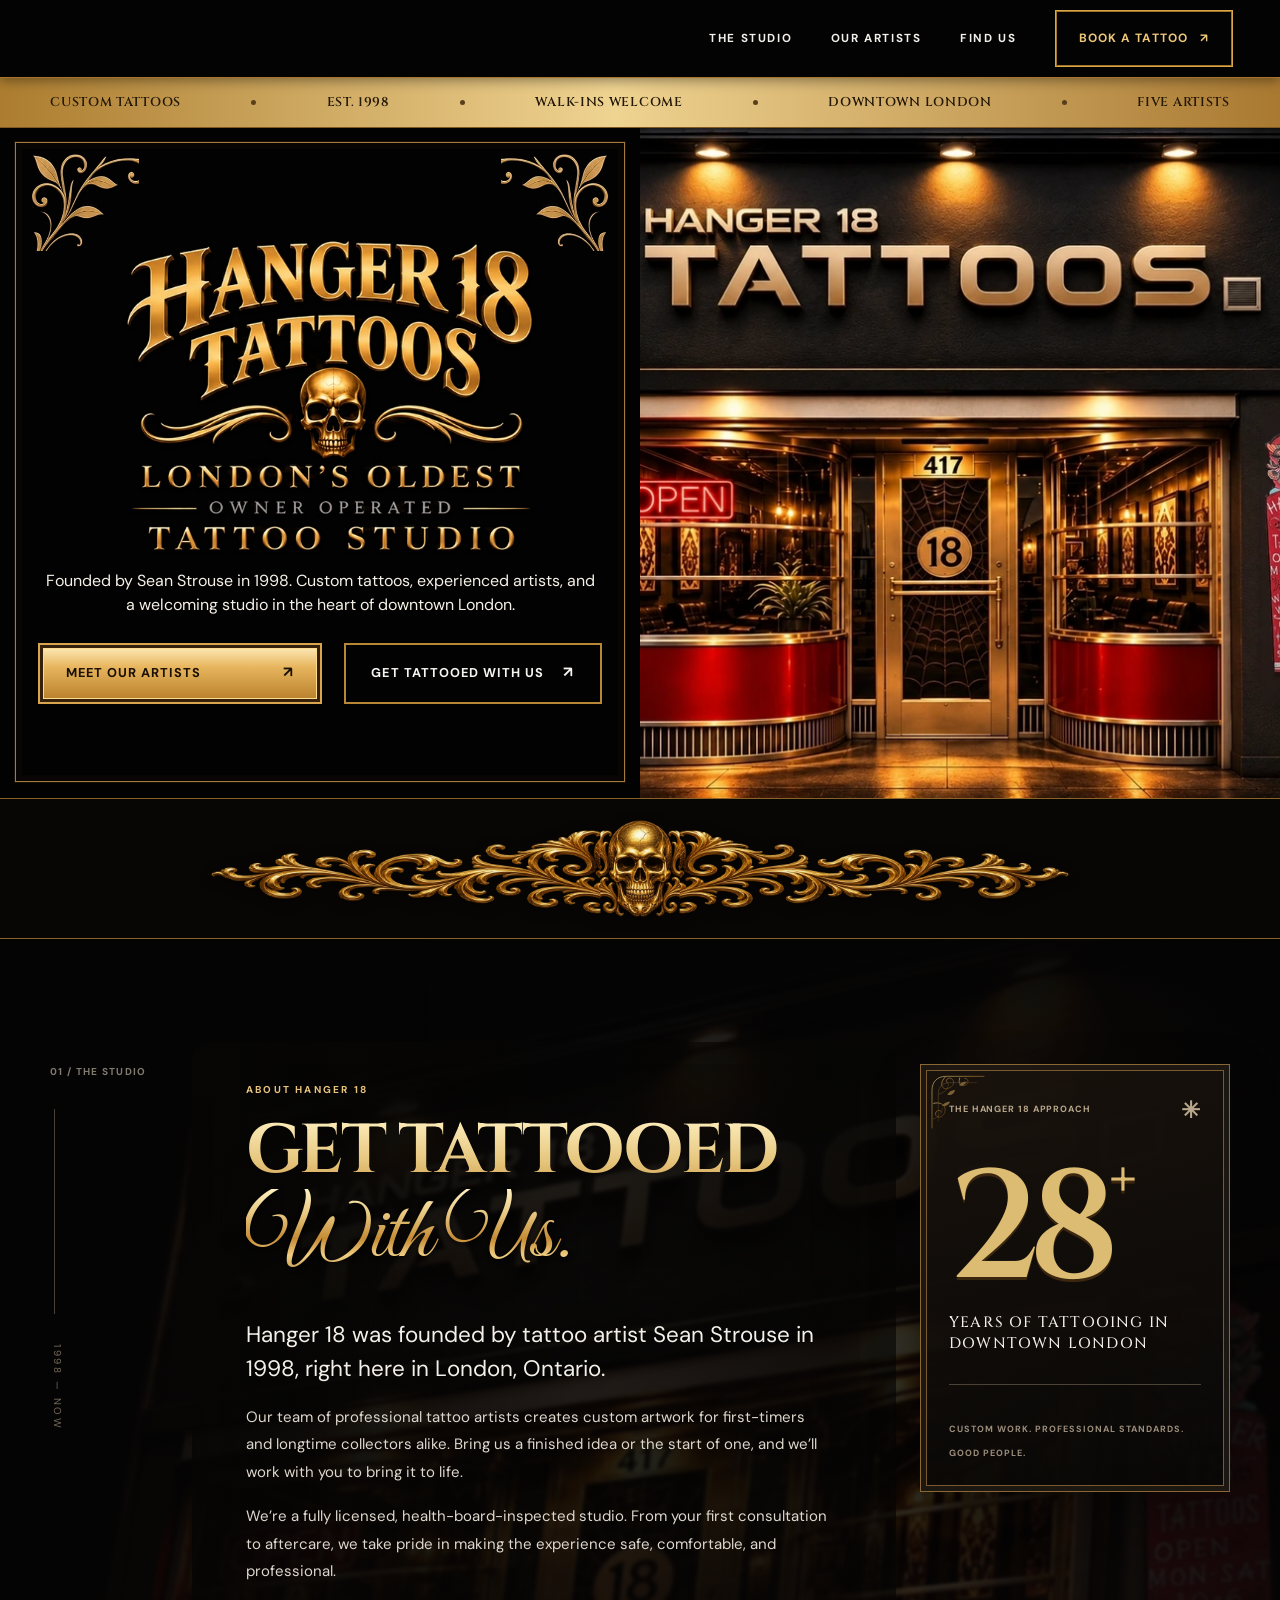
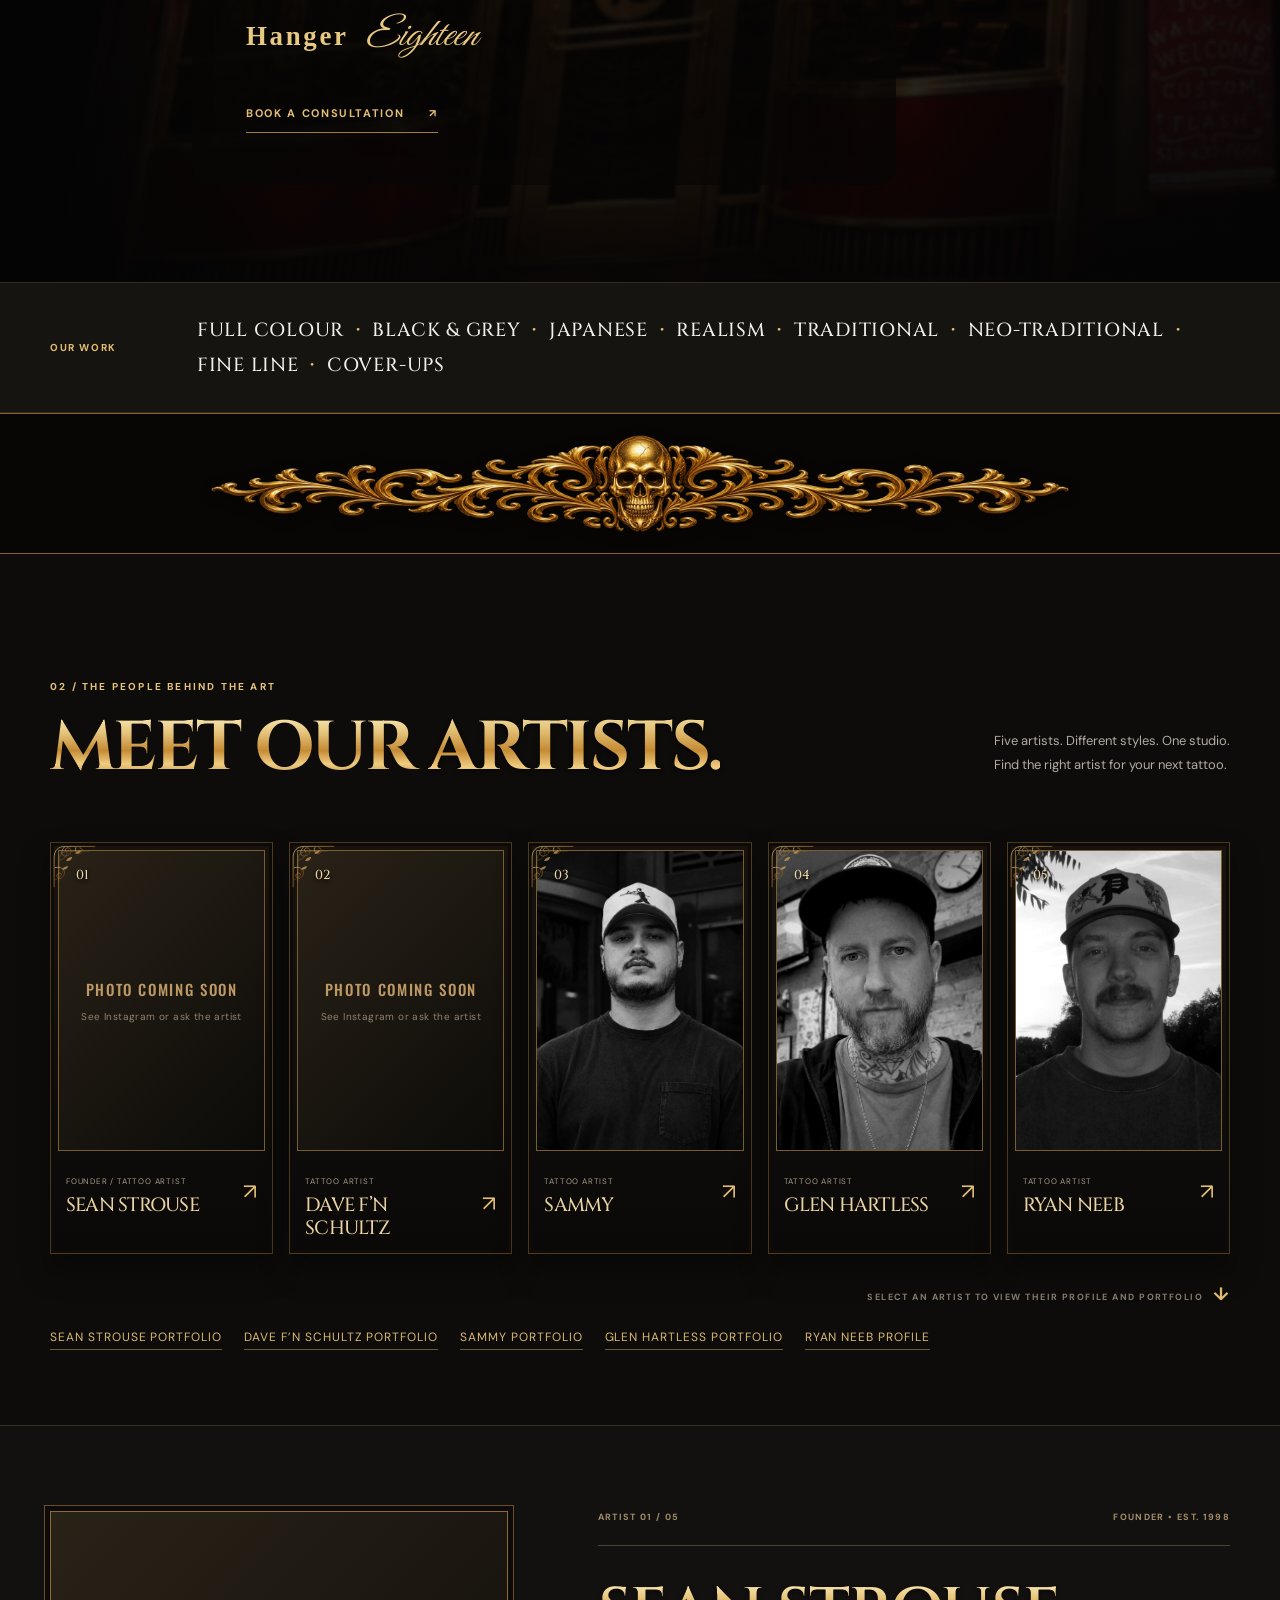
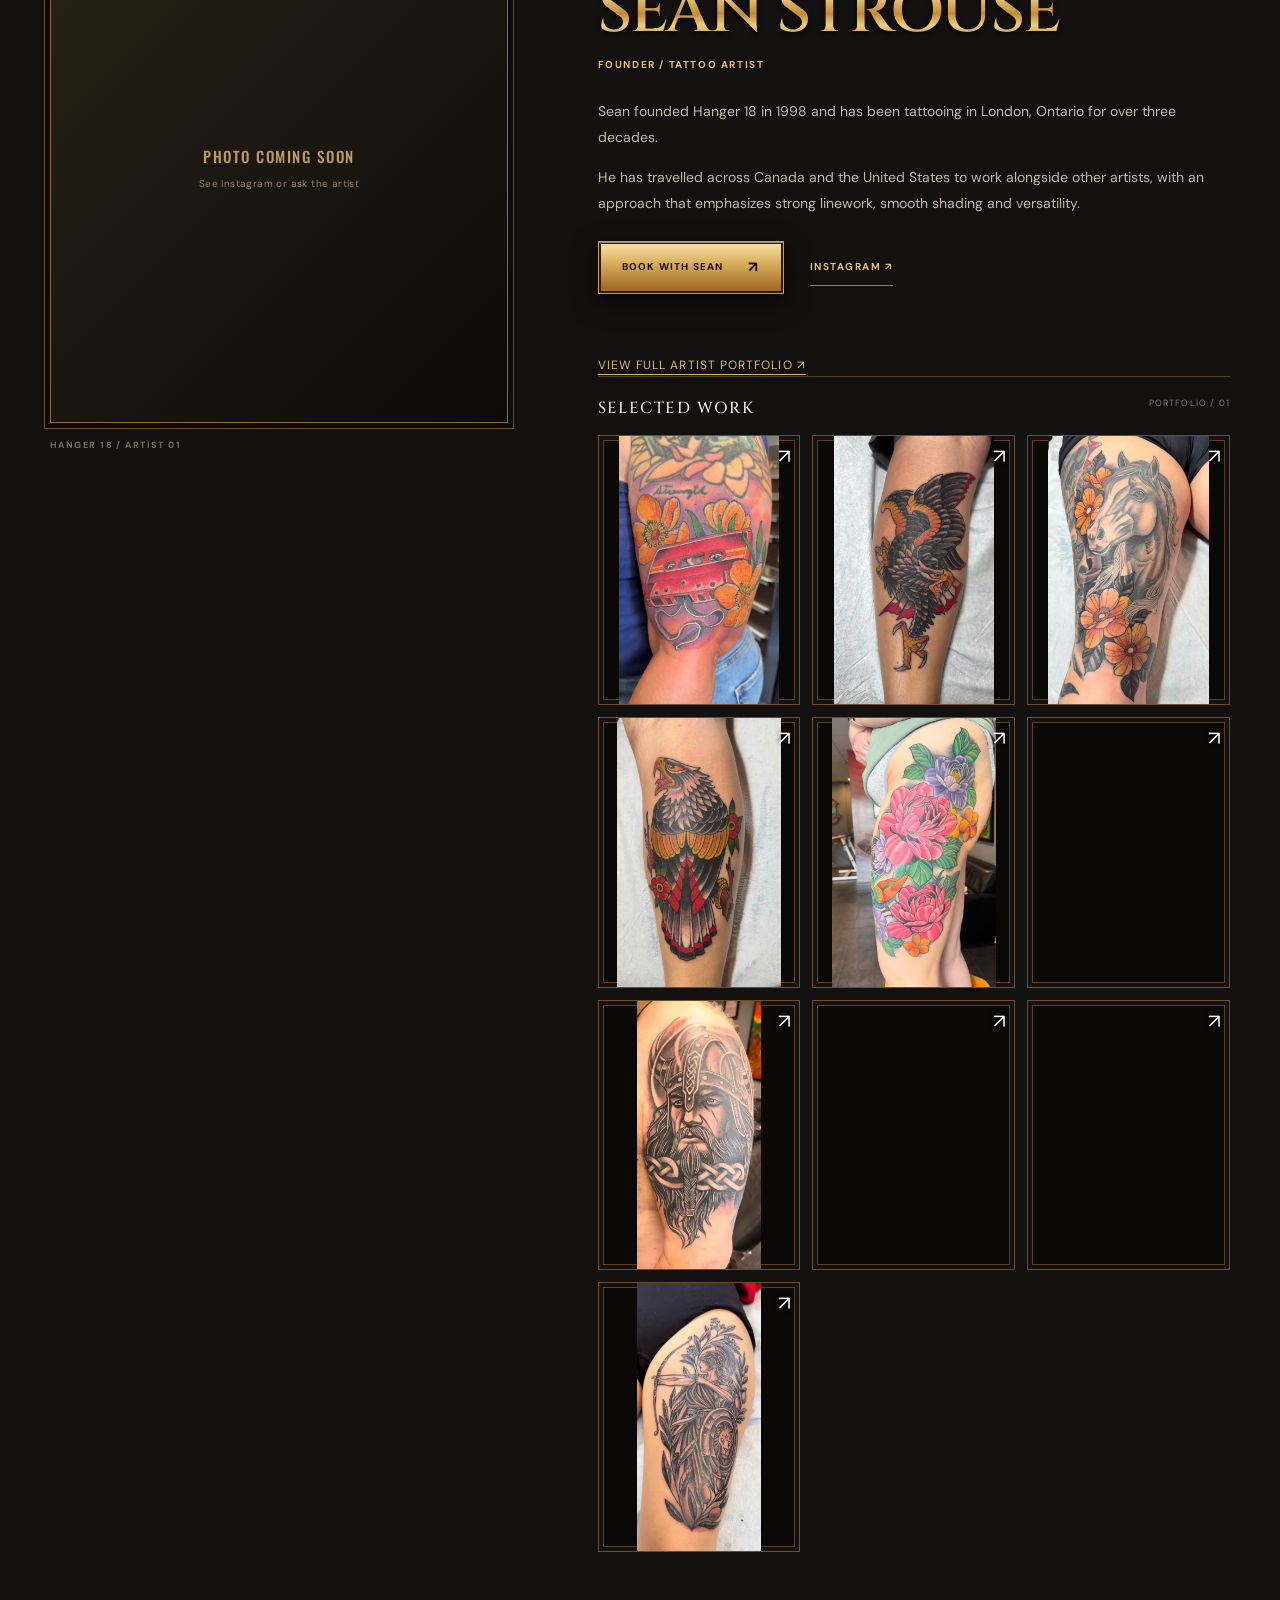
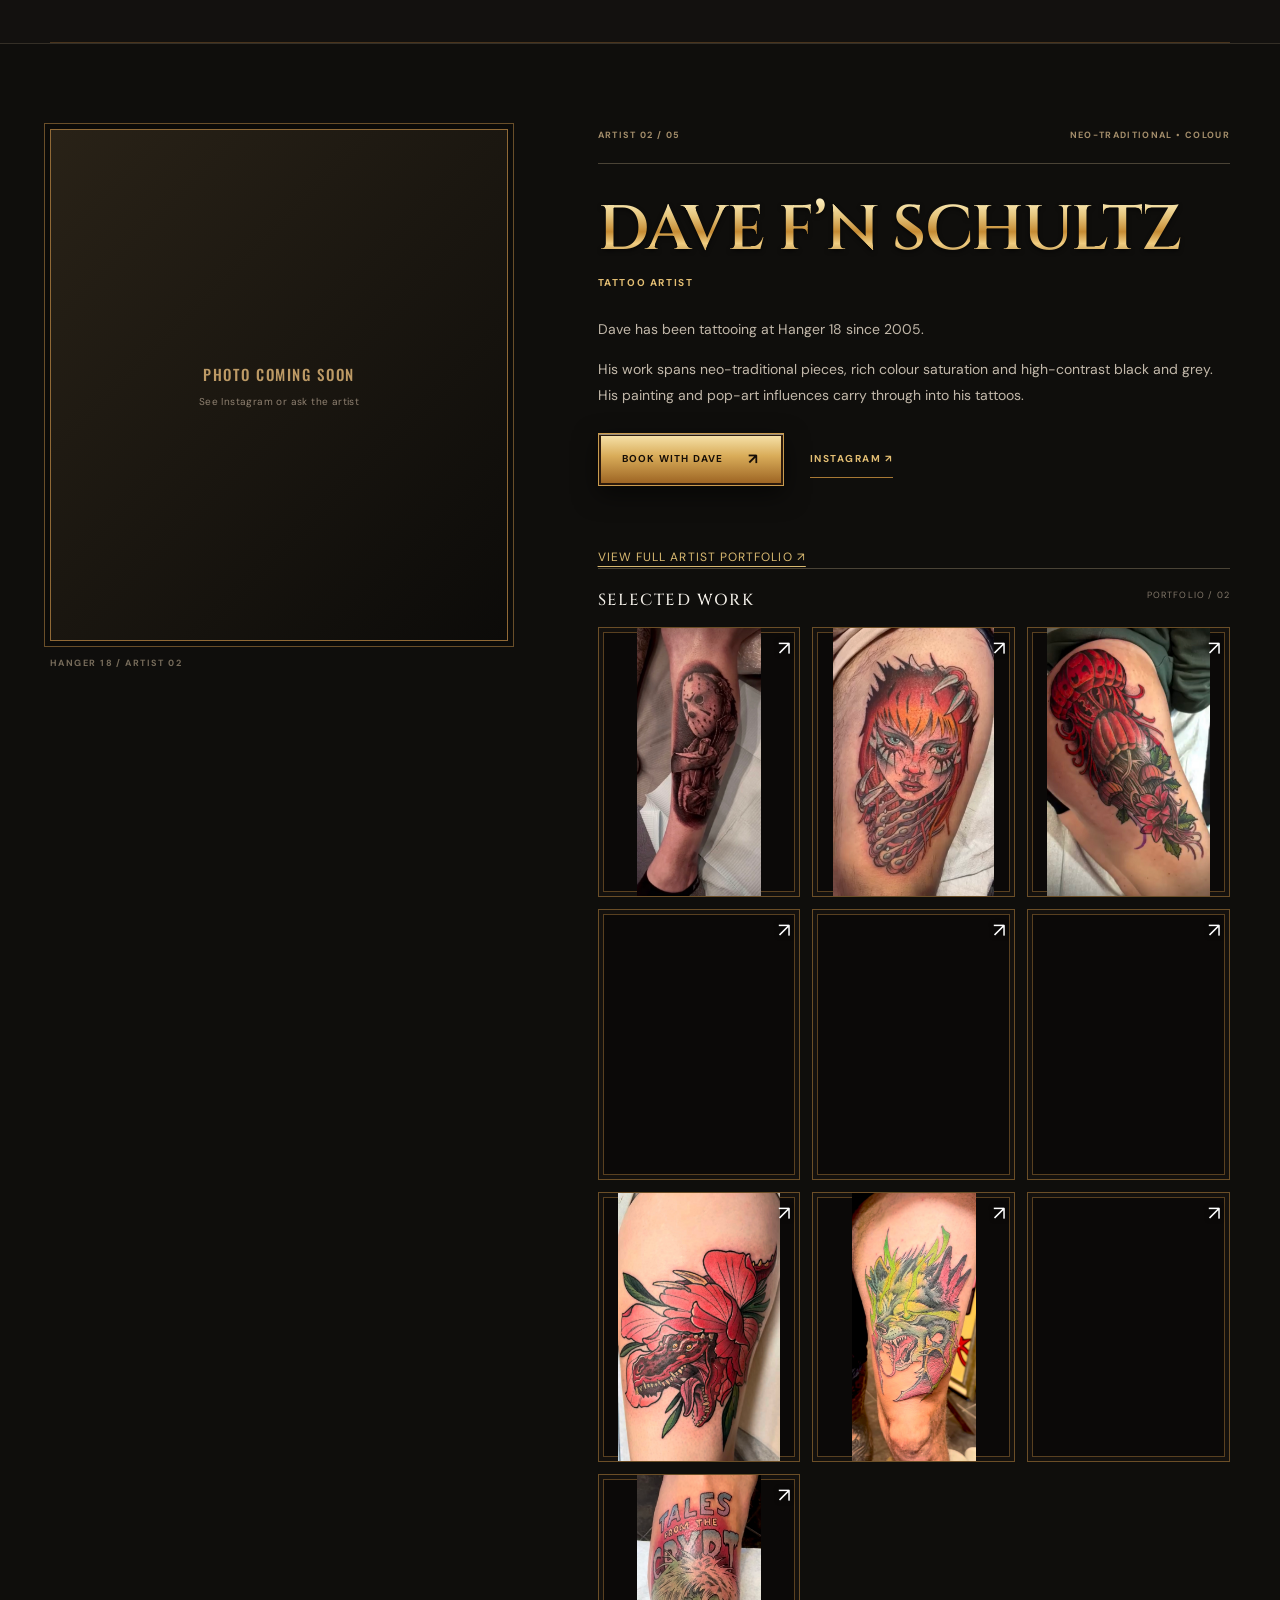
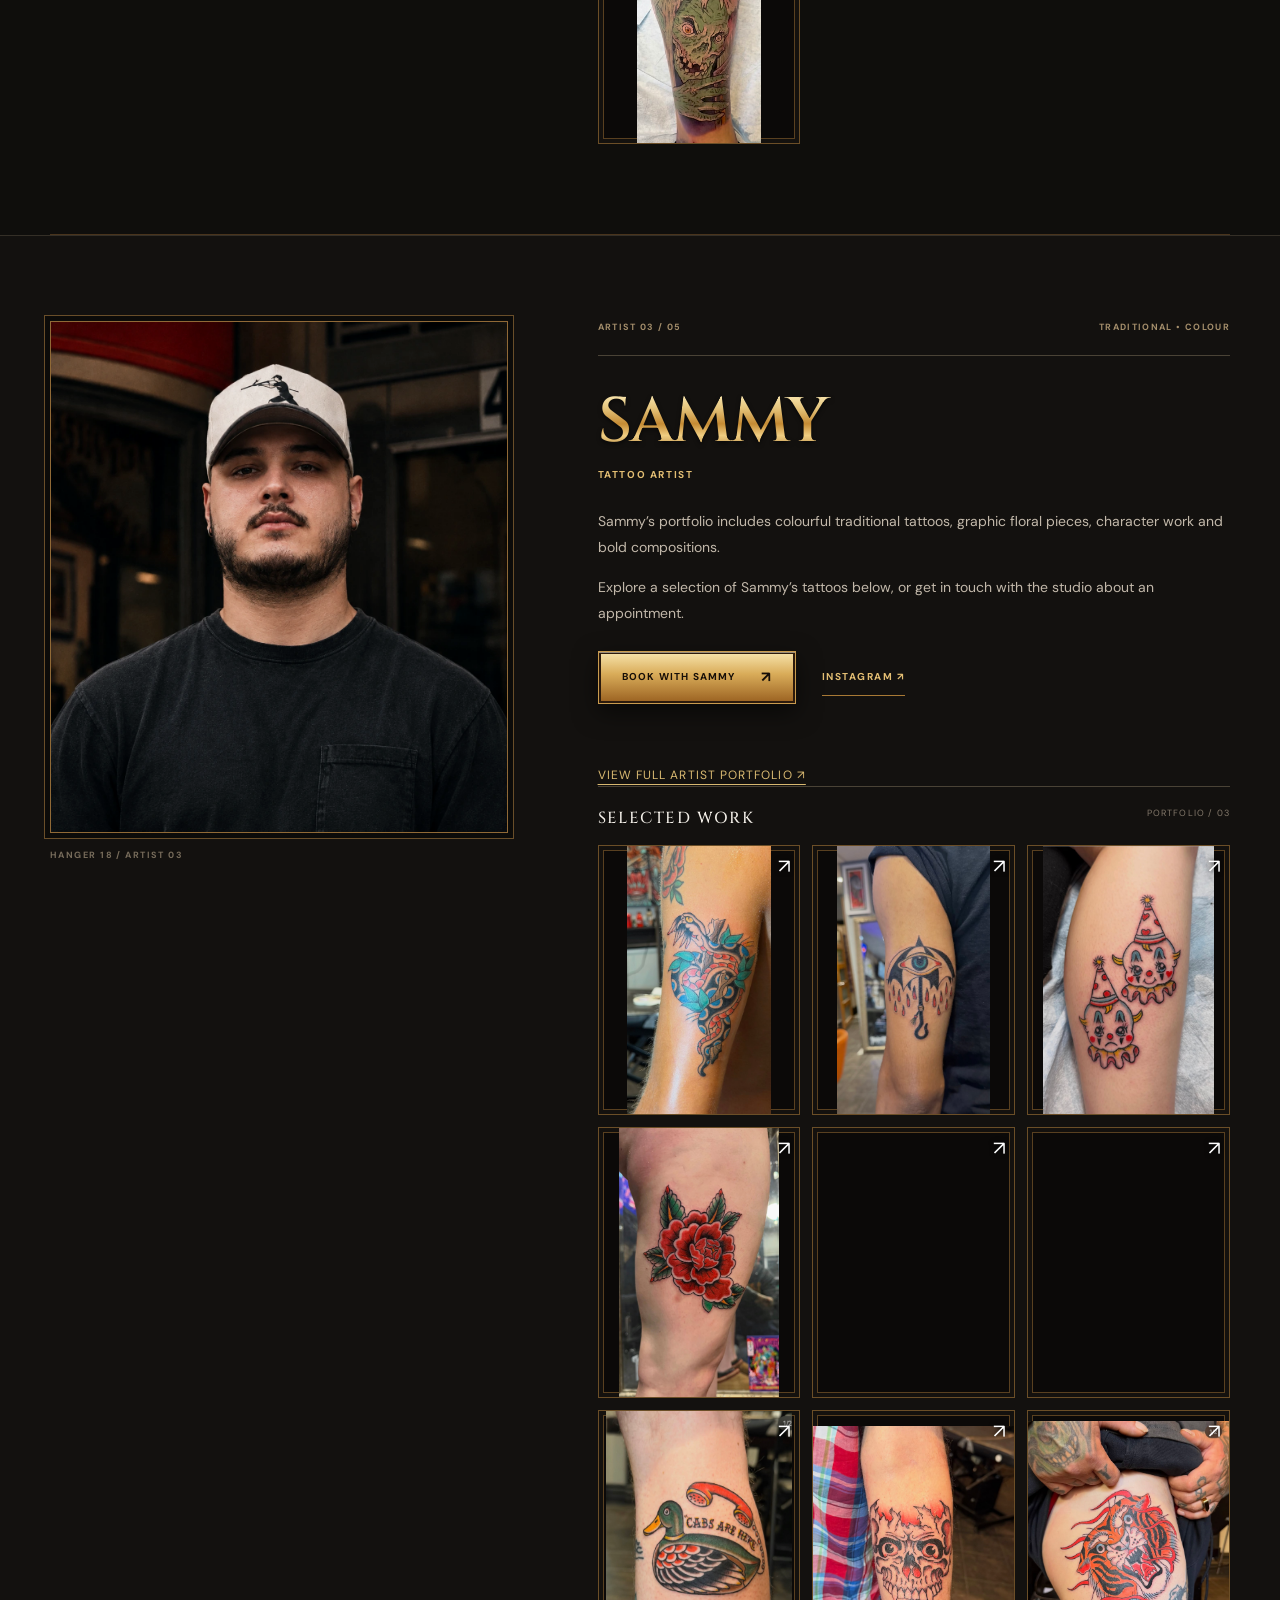
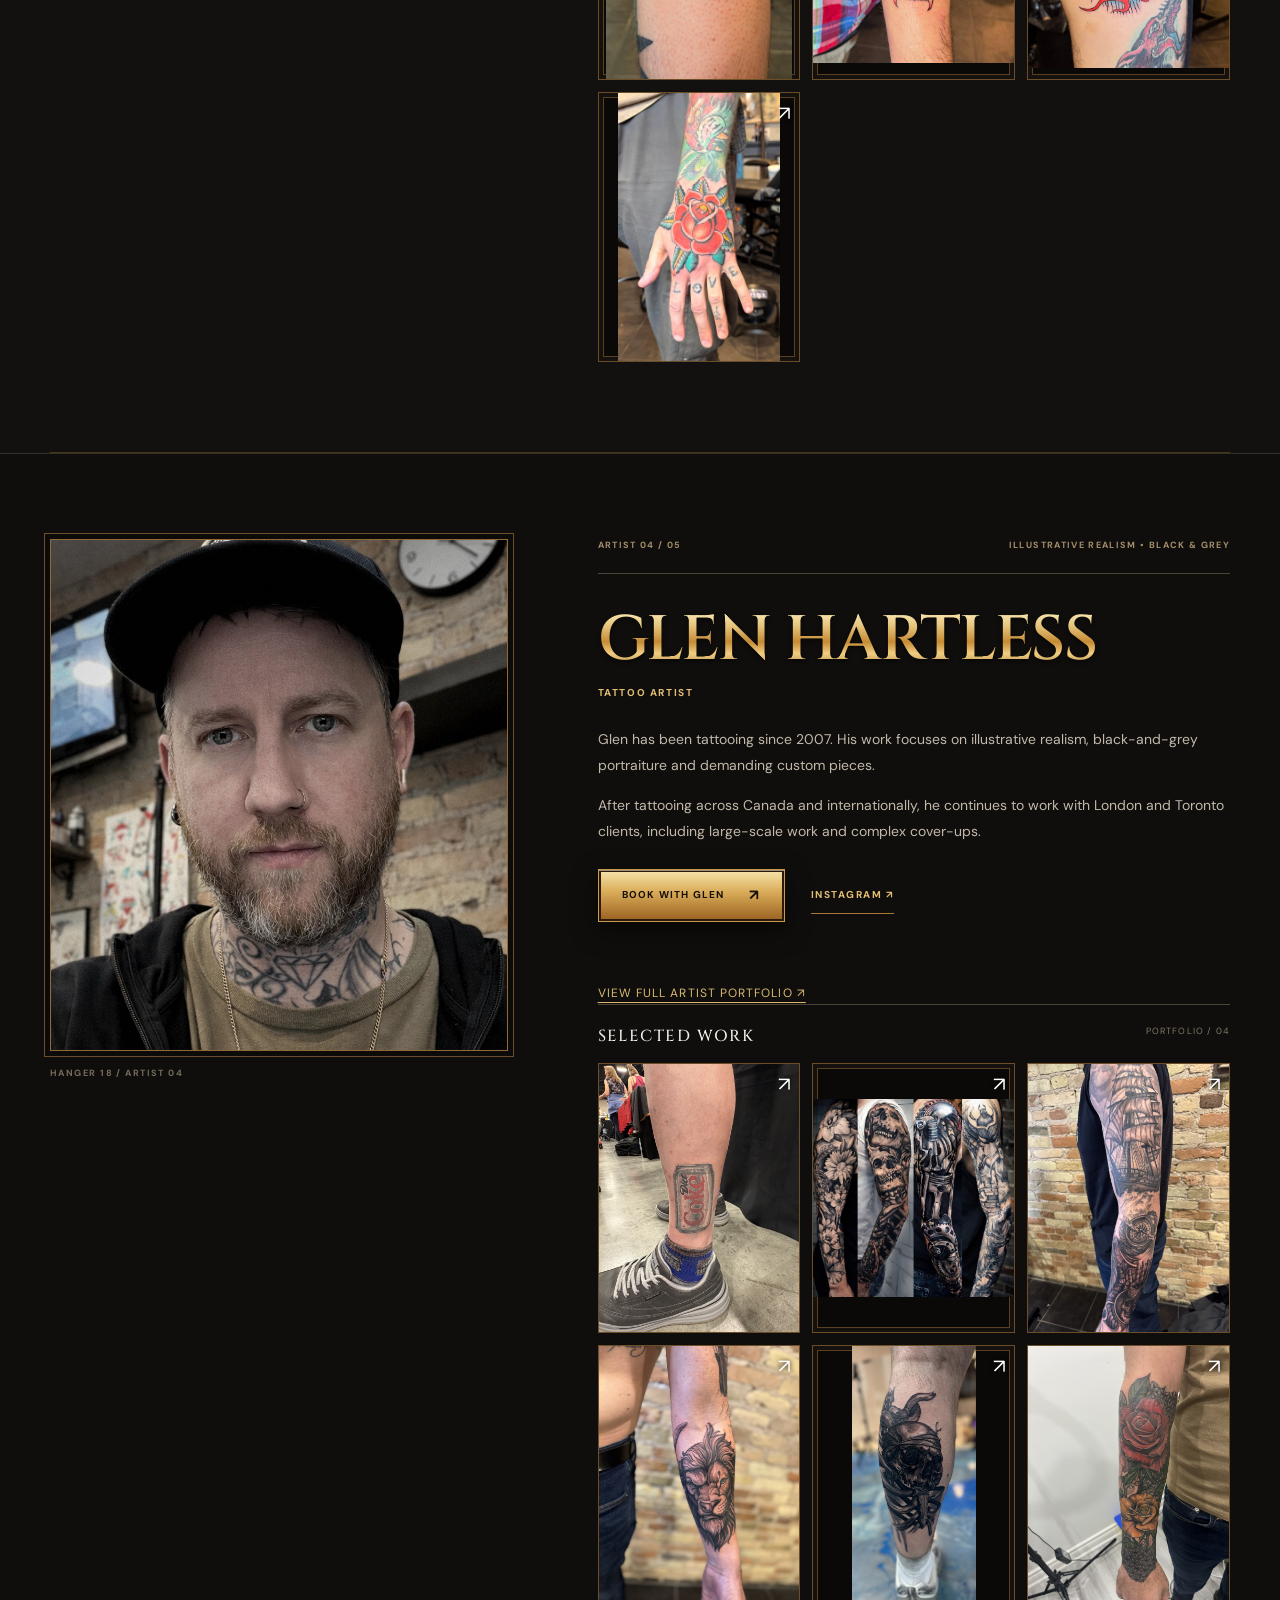
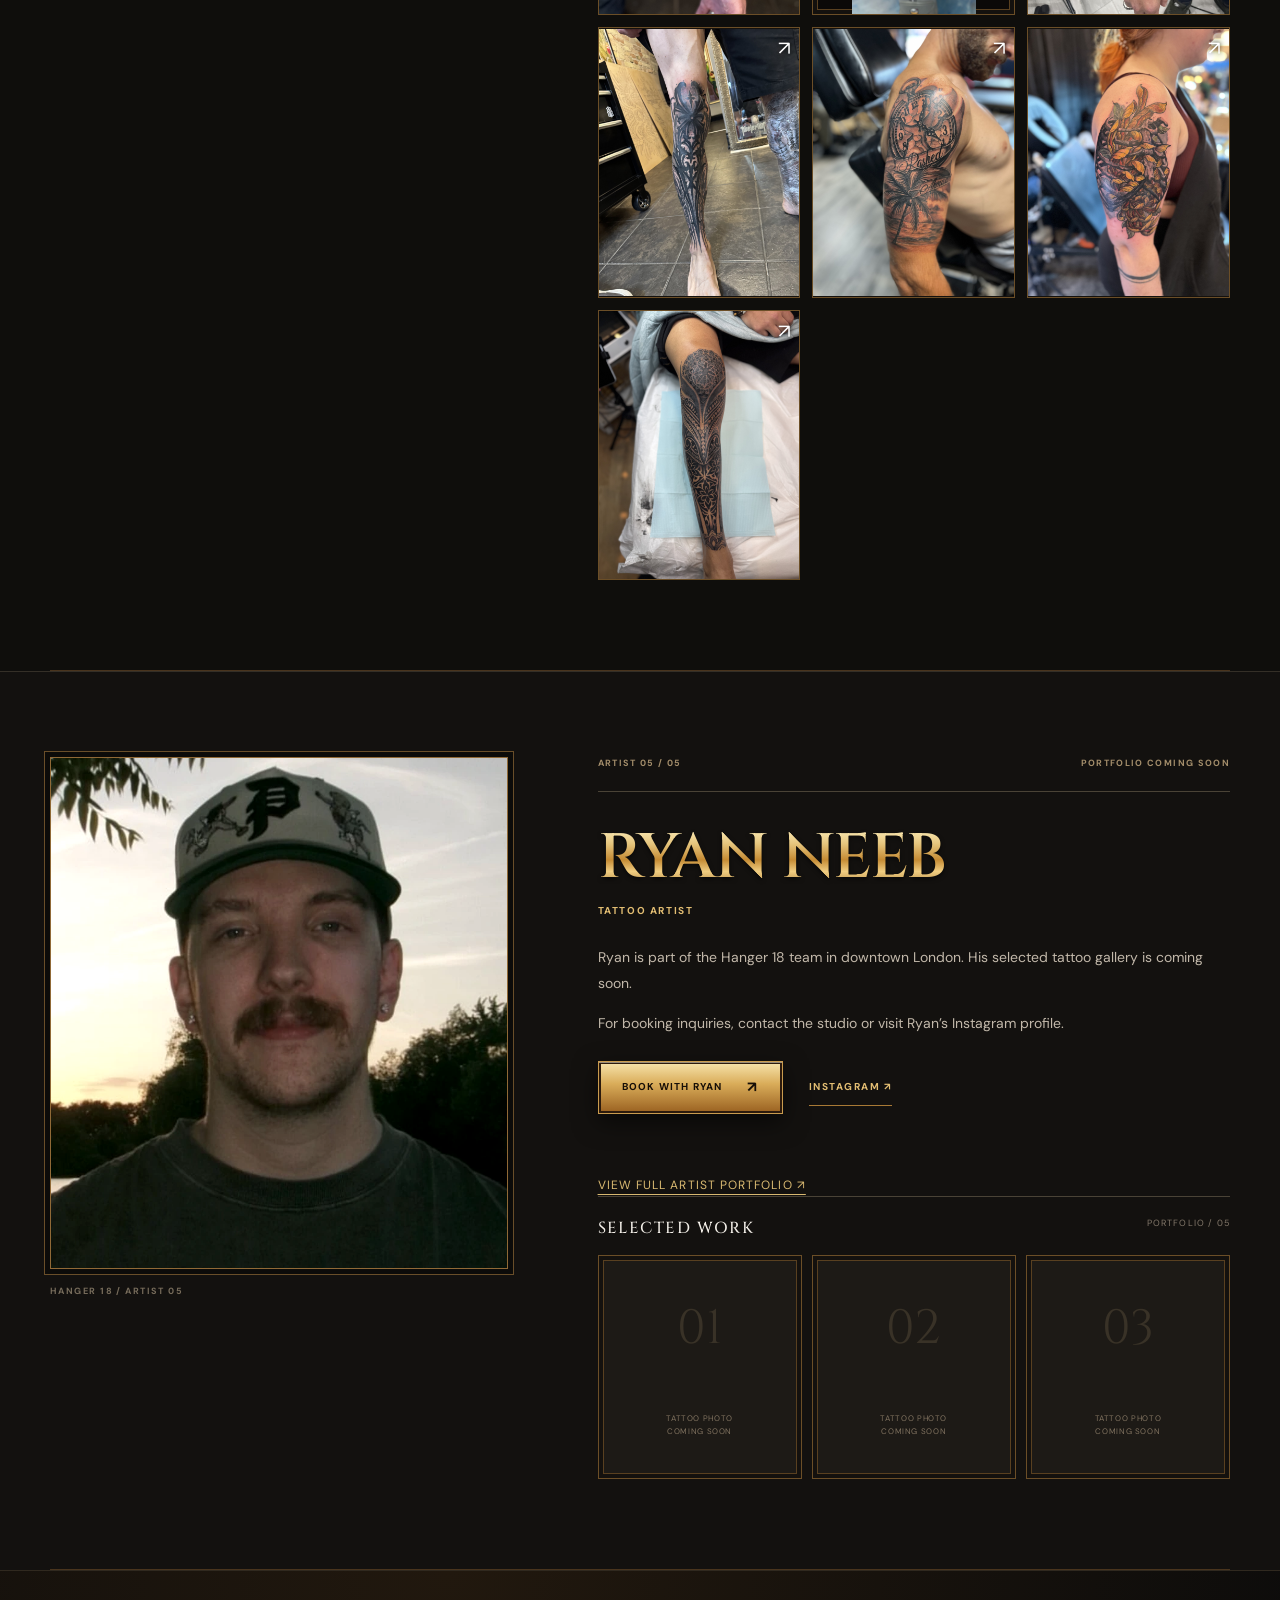
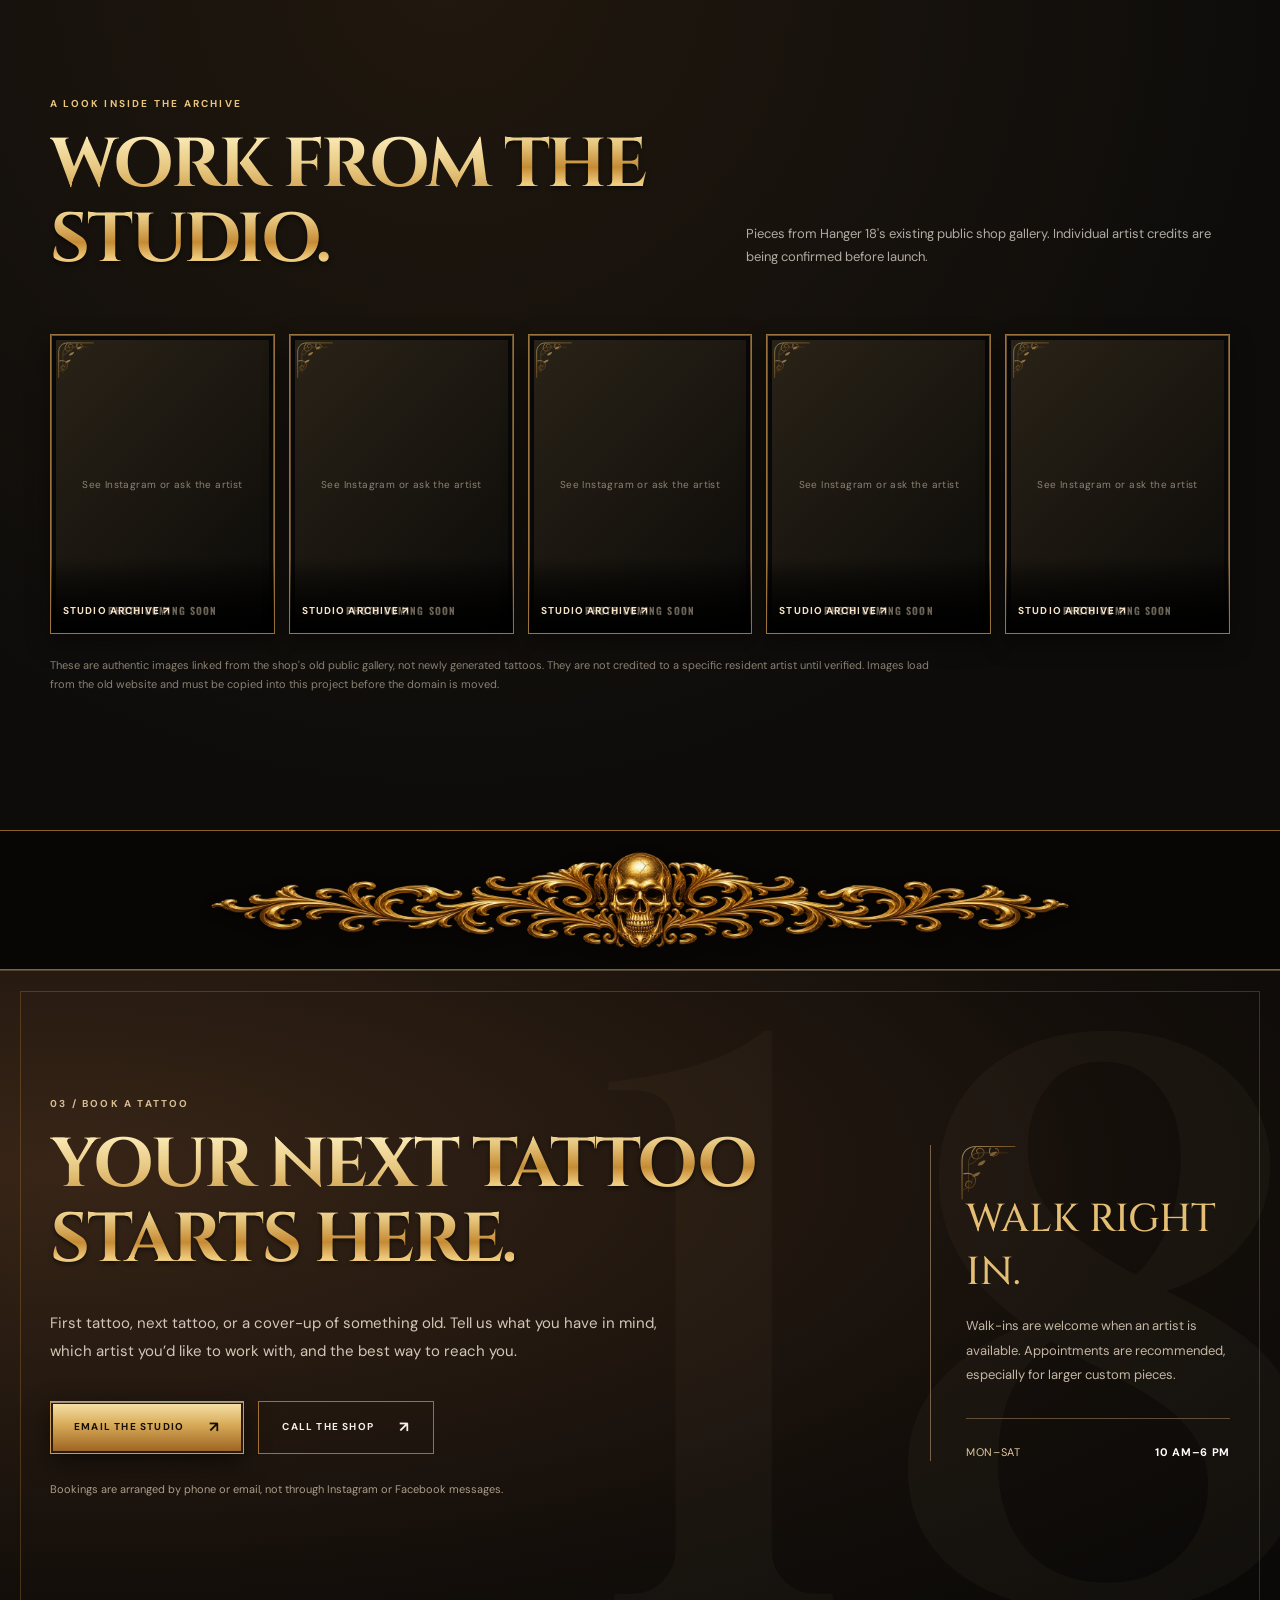
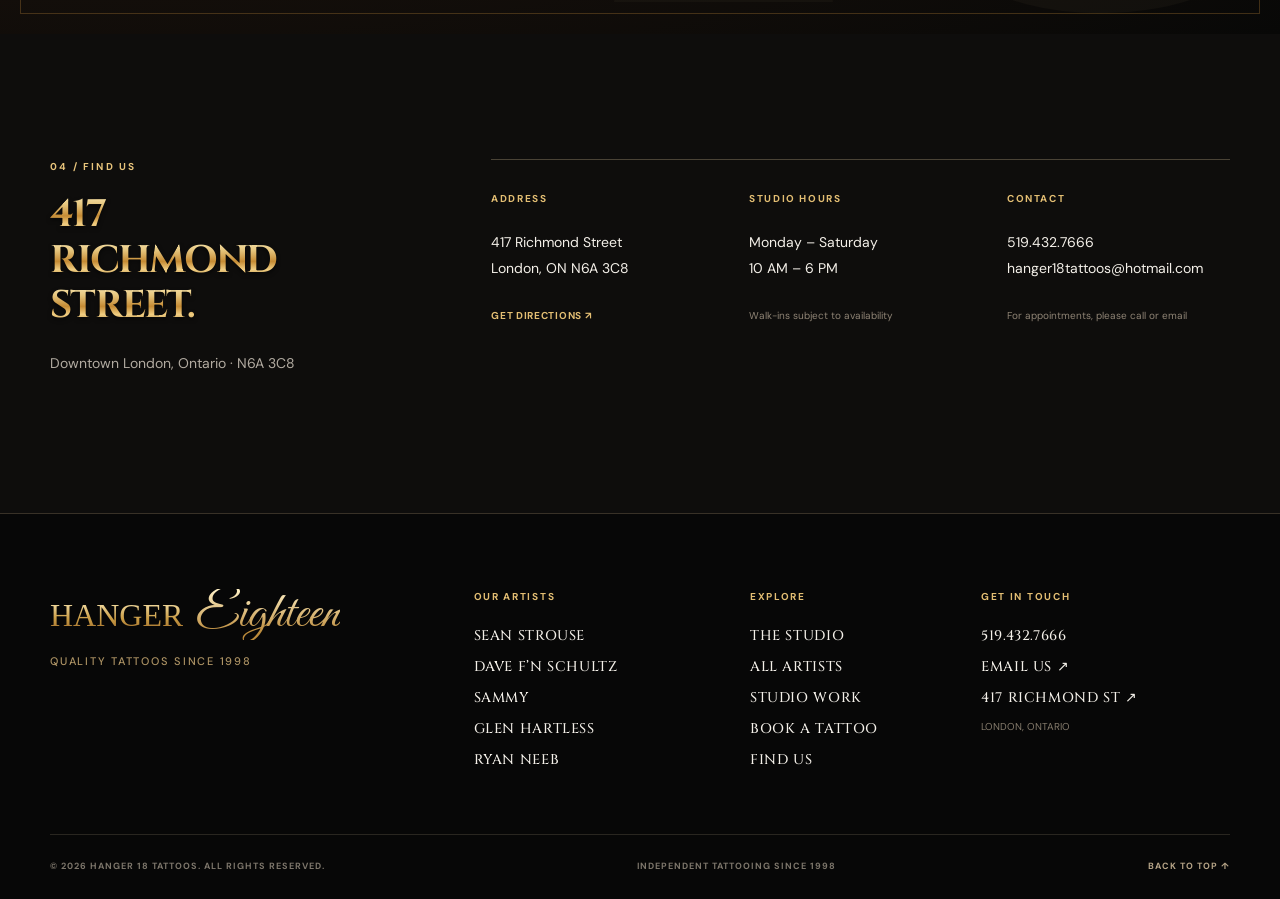
<file: index.html>
<!doctype html>
<html lang="en-CA">
<head>
  <meta charset="utf-8">
  <meta name="viewport" content="width=device-width, initial-scale=1">
  <meta name="theme-color" content="#0b0a09">
  <meta name="site-build" content="hanger18-v23-approved-matte-and-wall-fix">
  <meta name="description" content="Hanger 18 Tattoos is a custom tattoo shop at 417 Richmond Street in downtown London, Ontario. Established in 1998. Explore our five tattoo artists and book by phone or email.">
  <meta property="og:title" content="Hanger 18 Tattoos | Est. 1998 | London, Ontario">
  <meta property="og:description" content="London's oldest owner-operated tattoo studio. Meet our artists and get tattooed with us.">
  <meta property="og:type" content="website">
  <meta property="og:image" content="https://hanger18tattoos.github.io/assets/social-preview.jpg">
  <meta name="color-scheme" content="dark">
  <meta name="robots" content="index,follow,max-image-preview:large">
  <link rel="canonical" href="https://hanger18tattoos.github.io/">
  <meta property="og:url" content="https://hanger18tattoos.github.io/">
  <meta property="og:site_name" content="Hanger 18 Tattoos">
  <meta property="og:locale" content="en_CA">
  <meta name="twitter:card" content="summary_large_image">
  <link rel="icon" type="image/svg+xml" href="assets/favicon.svg">
  <title>Tattoo Shop in London, Ontario | Hanger 18 Tattoos – Est. 1998</title>
  <link rel="preconnect" href="https://fonts.googleapis.com">
  <link rel="preconnect" href="https://fonts.gstatic.com" crossorigin>
  <link href="https://fonts.googleapis.com/css2?family=Cinzel:wght@500;600;700&family=DM+Sans:wght@400;500;600;700&family=Great+Vibes&family=Oswald:wght@400;500;600;700&display=swap" rel="stylesheet">
  <link rel="stylesheet" href="styles.css?v=12">
  <link rel="stylesheet" href="v7-gold.css?v=12">
  <link rel="stylesheet" href="v9-custom.css?v=12">
  <link rel="stylesheet" href="v11-home.css?v=12">
  <link rel="stylesheet" href="v12-finishes.css?v=12"/>
  <link rel="stylesheet" href="v13-home.css?v=14">
  <link rel="stylesheet" href="v14-gallery.css?v=15">
  <link rel="stylesheet" href="v15-finishing.css?v=15">
  <link rel="stylesheet" href="v17-artist-seo.css?v=17">
  <link rel="stylesheet" href="v18-refinements.css?v=18">
  <link rel="stylesheet" href="v20-artist-cards.css?v=20">
  <link rel="stylesheet" href="v21-final.css?v=21">
  <link rel="stylesheet" href="v22-polish.css?v=22">
  <link rel="stylesheet" href="v23-final-fixes.css?v=23">
  <script src="site-data.js?v=21" defer></script>
  <script src="app.js?v=21" defer></script>
  <script type="application/ld+json">
{
  "@context": "https://schema.org",
  "@graph": [
    {
      "@type": "TattooParlor",
      "@id": "https://hanger18tattoos.github.io/#shop",
      "name": "Hanger 18 Tattoos",
      "url": "https://hanger18tattoos.github.io/",
      "description": "Owner-operated custom tattoo studio founded by Sean Strouse in 1998 in downtown London, Ontario.",
      "image": "https://hanger18tattoos.github.io/assets/v25-storefront-real-sign.webp",
      "logo": "https://hanger18tattoos.github.io/assets/v23-official-header-logo-clean.png",
      "telephone": "+1-519-432-7666",
      "email": "hanger18tattoos@hotmail.com",
      "address": {
        "@type": "PostalAddress",
        "streetAddress": "417 Richmond Street",
        "addressLocality": "London",
        "addressRegion": "ON",
        "postalCode": "N6A 3C8",
        "addressCountry": "CA"
      },
      "openingHoursSpecification": [
        {
          "@type": "OpeningHoursSpecification",
          "dayOfWeek": [
            "Monday",
            "Tuesday",
            "Wednesday",
            "Thursday",
            "Friday",
            "Saturday"
          ],
          "opens": "10:00",
          "closes": "18:00"
        }
      ],
      "foundingDate": "1998",
      "founder": {
        "@type": "Person",
        "name": "Sean Strouse"
      },
      "hasMap": "https://www.google.com/maps/search/?api=1&query=417+Richmond+Street+London+Ontario",
      "employee": [
        {
          "@type": "Person",
          "name": "Sean Strouse",
          "url": "https://hanger18tattoos.github.io/artists/sean-strouse.html"
        },
        {
          "@type": "Person",
          "name": "Dave F’n Schultz",
          "url": "https://hanger18tattoos.github.io/artists/dave-schultz.html"
        },
        {
          "@type": "Person",
          "name": "Sammy",
          "url": "https://hanger18tattoos.github.io/artists/sammy.html"
        },
        {
          "@type": "Person",
          "name": "Glen Hartless",
          "url": "https://hanger18tattoos.github.io/artists/glen-hartless.html"
        },
        {
          "@type": "Person",
          "name": "Ryan Neeb",
          "url": "https://hanger18tattoos.github.io/artists/ryan-neeb.html"
        }
      ],
      "areaServed": {
        "@type": "City",
        "name": "London, Ontario"
      }
    },
    {
      "@type": "WebSite",
      "@id": "https://hanger18tattoos.github.io/#website",
      "name": "Hanger 18 Tattoos",
      "url": "https://hanger18tattoos.github.io/",
      "inLanguage": "en-CA",
      "publisher": {
        "@id": "https://hanger18tattoos.github.io/#shop"
      }
    },
    {
      "@type": "WebPage",
      "@id": "https://hanger18tattoos.github.io/#webpage",
      "name": "Hanger 18 Tattoos – Tattoo Shop in London, Ontario",
      "url": "https://hanger18tattoos.github.io/",
      "inLanguage": "en-CA",
      "isPartOf": {
        "@id": "https://hanger18tattoos.github.io/#website"
      },
      "about": {
        "@id": "https://hanger18tattoos.github.io/#shop"
      },
      "primaryImageOfPage": "https://hanger18tattoos.github.io/assets/v25-storefront-real-sign.webp"
    }
  ]
}
  </script>
</head>
<body>
  <a class="skip-link" href="#main">Skip to content</a>
  <div class="announcement" aria-label="Studio information">
    <span>ESTABLISHED 1998</span><span class="announcement-center">LONDON’S OLDEST OWNER-OPERATED TATTOO STUDIO</span><a href="tel:+15194327666">519.432.7666</a>
  </div>
  <header class="site-header" id="top">
    <div class="nav-shell">
      <div class="wordmark v13-wordmark v19-header-logo" aria-hidden="true"></div>
      <button class="menu-toggle" id="menu-toggle" type="button" aria-controls="main-nav" aria-expanded="false" aria-label="Open navigation"><span></span><span></span><span></span></button>
      <nav class="main-nav" id="main-nav" aria-label="Main navigation">
        <a href="#studio">THE STUDIO</a>
        <a href="#artists">OUR ARTISTS</a>
        <a href="#visit">FIND US</a>
        <a href="#booking" class="nav-book">BOOK A TATTOO <span aria-hidden="true">↗</span></a>
      </nav>
    </div>
  </header>

  <main id="main">
    <div class="ticker v13-ticker" aria-label="Studio highlights"><div class="ticker-inner"><span>CUSTOM TATTOOS</span><i></i><span>EST. 1998</span><i></i><span>WALK-INS WELCOME</span><i></i><span>DOWNTOWN LONDON</span><i></i><span>FIVE ARTISTS</span></div></div>

    <section class="hero v13-hero" aria-labelledby="hero-title">
      <div class="v13-hero-left v15-framed-intro">
        <span class="v15-corner v15-corner-left" aria-hidden="true"></span><span class="v15-corner v15-corner-right" aria-hidden="true"></span>
        <h1 class="sr-only" id="hero-title">Hanger 18 Tattoos — London's oldest owner-operated tattoo studio</h1>
        <img class="v13-hero-lettering" src="assets/v23-approved-lettering-transparent.png" alt="" width="763" height="462" fetchpriority="high">
        <p class="hero-description">Founded by Sean Strouse in 1998. Custom tattoos, experienced artists, and a welcoming studio in the heart of downtown London.</p>
        <div class="hero-actions v13-hero-actions">
          <a class="button button-gold" href="#artists">MEET OUR ARTISTS <span aria-hidden="true">↗</span></a>
          <a class="button button-outline" href="#booking">GET TATTOOED WITH US <span aria-hidden="true">↗</span></a>
        </div>
      </div>
      <figure class="hero-photo v13-storefront">
        <img src="assets/v25-storefront-real-sign.webp" alt="Hanger 18 Tattoos storefront at 417 Richmond Street with three overhead lights, authentic wall sign and red bay windows" width="824" height="676" fetchpriority="high">
      </figure>
    </section>

    <div class="ornate-divider" aria-hidden="true"><img src="assets/v15-long-gold-divider.webp" alt=""></div>
    <section class="studio section" id="studio" aria-labelledby="studio-title">
      <div class="container studio-layout">
        <div class="section-side"><span class="section-no">01 / THE STUDIO</span><div class="vertical-rule"></div><span class="side-est">1998 — NOW</span></div>
        <div class="studio-primary reveal">
          <p class="kicker">ABOUT HANGER 18</p>
          <h2 class="headline" id="studio-title">GET TATTOOED <span class="studio-script">With Us.</span></h2>
          <p class="lead">Hanger 18 was founded by tattoo artist Sean Strouse in 1998, right here in London, Ontario.</p>
          <p>Our team of professional tattoo artists creates custom artwork for first-timers and longtime collectors alike. Bring us a finished idea or the start of one, and we’ll work with you to bring it to life.</p>
          <p>We’re a fully licensed, health-board-inspected studio. From your first consultation to aftercare, we take pride in making the experience safe, comfortable, and professional.</p>
          <div class="studio-signature" aria-hidden="true"><span>Hanger</span><em>Eighteen</em></div>
          <a class="inline-link" href="#booking">BOOK A CONSULTATION <span aria-hidden="true">↗</span></a>
        </div>
        <aside class="studio-aside reveal">
          <div class="aside-top"><span>THE HANGER 18 APPROACH</span><span aria-hidden="true">✳</span></div>
          <div class="aside-big">28<span>+</span></div>
          <p>YEARS OF TATTOOING IN DOWNTOWN LONDON</p>
          <div class="aside-separator"></div>
          <span class="aside-small">CUSTOM WORK. PROFESSIONAL STANDARDS. GOOD PEOPLE.</span>
        </aside>
      </div>
    </section>

    <section class="styles-band" aria-label="Styles offered by Hanger 18"><div class="container"><span>OUR WORK</span><p>FULL COLOUR <b>·</b> BLACK &amp; GREY <b>·</b> JAPANESE <b>·</b> REALISM <b>·</b> TRADITIONAL <b>·</b> NEO-TRADITIONAL <b>·</b> FINE LINE <b>·</b> COVER-UPS</p></div></section>

    <div class="ornate-divider ornate-divider-soft" aria-hidden="true"><img src="assets/v15-long-gold-divider.webp" alt=""></div>
    <section class="artist-section section" id="artists" aria-labelledby="artist-title">
      <div class="container">
        <div class="artists-heading reveal"><div><p class="kicker">02 / THE PEOPLE BEHIND THE ART</p><h2 class="headline" id="artist-title">MEET OUR <span>ARTISTS.</span></h2></div><p>Five artists. Different styles. One studio.<br>Find the right artist for your next tattoo.</p></div>
        <div class="artist-directory" id="artist-directory" aria-label="Hanger 18 tattoo artists"></div>
        <p class="directory-footnote">SELECT AN ARTIST TO VIEW THEIR PROFILE AND PORTFOLIO <span aria-hidden="true">↓</span></p>
        <nav class="artist-seo-links" aria-label="Full artist portfolio pages"><a href="artists/sean-strouse.html">Sean Strouse portfolio</a><a href="artists/dave-schultz.html">Dave F’n Schultz portfolio</a><a href="artists/sammy.html">Sammy portfolio</a><a href="artists/glen-hartless.html">Glen Hartless portfolio</a><a href="artists/ryan-neeb.html">Ryan Neeb profile</a></nav>
      </div>
    </section>

    <section class="profiles-section" aria-label="Artist biographies and tattoo portfolios"><div id="artist-profiles"></div></section>


    <section class="studio-work section" id="studio-work" aria-labelledby="studio-work-title">
      <div class="container">
        <div class="artists-heading reveal"><div><p class="kicker">A LOOK INSIDE THE ARCHIVE</p><h2 class="headline" id="studio-work-title">WORK FROM <span>THE STUDIO.</span></h2></div><p>Pieces from Hanger 18's existing public shop gallery. Individual artist credits are being confirmed before launch.</p></div>
        <div class="studio-work-grid" id="studio-work-grid" aria-label="Tattoo artwork from Hanger 18's existing studio archive">
          <a href="https://www.hanger18tattoos.com/gallery/" target="_blank" rel="noopener noreferrer" aria-label="View full Hanger 18 tattoo gallery"><img loading="lazy" src="https://www.hanger18tattoos.com/wp-content/uploads/cache/2022/05/5D9BCBAD-4566-4BF1-89CC-E6367EBBC7D8/691523571.jpeg" alt="Colourful detailed tattoo from the Hanger 18 archive"><span>STUDIO ARCHIVE ↗</span></a>
          <a href="https://www.hanger18tattoos.com/gallery/" target="_blank" rel="noopener noreferrer" aria-label="View full Hanger 18 tattoo gallery"><img loading="lazy" src="https://www.hanger18tattoos.com/wp-content/uploads/cache/2022/05/E88AEA19-FC46-4C4E-B2FF-59376C092DA1/268893482.jpeg" alt="Black and grey wing tattoo from the Hanger 18 archive"><span>STUDIO ARCHIVE ↗</span></a>
          <a href="https://www.hanger18tattoos.com/gallery/" target="_blank" rel="noopener noreferrer" aria-label="View full Hanger 18 tattoo gallery"><img loading="lazy" src="https://www.hanger18tattoos.com/wp-content/uploads/cache/2022/05/0C894D7D-4DEE-4EBF-B64F-830D43D5F5E5/1918426904.jpeg" alt="Black and grey Chicano portrait tattoo from the Hanger 18 archive"><span>STUDIO ARCHIVE ↗</span></a>
          <a href="https://www.hanger18tattoos.com/gallery/" target="_blank" rel="noopener noreferrer" aria-label="View full Hanger 18 tattoo gallery"><img loading="lazy" src="https://www.hanger18tattoos.com/wp-content/uploads/cache/2022/05/5A498BCA-76DE-41D5-9D25-4B5549229B48/3960746816.jpeg" alt="Bright parrot tattoo from the Hanger 18 archive"><span>STUDIO ARCHIVE ↗</span></a>
          <a href="https://www.hanger18tattoos.com/gallery/" target="_blank" rel="noopener noreferrer" aria-label="View full Hanger 18 tattoo gallery"><img loading="lazy" src="https://www.hanger18tattoos.com/wp-content/uploads/cache/2022/05/FB8B14CA-8649-48EF-ACC3-9A121BD425D6/716214127.jpeg" alt="Lion tattoo from the Hanger 18 archive"><span>STUDIO ARCHIVE ↗</span></a>
        </div>
        <p class="studio-work-disclaimer">These are authentic images linked from the shop's old public gallery, not newly generated tattoos. They are not credited to a specific resident artist until verified. Images load from the old website and must be copied into this project before the domain is moved.</p>
      </div>
    </section>

    <div class="ornate-divider" aria-hidden="true"><img src="assets/v15-long-gold-divider.webp" alt=""></div>
    <section class="booking section" id="booking" aria-labelledby="booking-title">
      <div class="booking-backdrop" aria-hidden="true">18</div>
      <div class="container booking-layout">
        <div class="reveal"><p class="kicker">03 / BOOK A TATTOO</p><h2 class="headline" id="booking-title">YOUR NEXT <span>TATTOO STARTS HERE.</span></h2><p>First tattoo, next tattoo, or a cover-up of something old. Tell us what you have in mind, which artist you’d like to work with, and the best way to reach you.</p><div class="booking-actions"><a class="button button-gold" href="mailto:hanger18tattoos@hotmail.com?subject=Hanger%2018%20Tattoo%20Booking%20Inquiry">EMAIL THE STUDIO <span aria-hidden="true">↗</span></a><a class="button button-outline" href="tel:+15194327666">CALL THE SHOP <span aria-hidden="true">↗</span></a></div><p class="small-note">Bookings are arranged by phone or email, not through Instagram or Facebook messages.</p></div>
        <div class="booking-side reveal"><span>WALK RIGHT IN.</span><p>Walk-ins are welcome when an artist is available. Appointments are recommended, especially for larger custom pieces.</p><div class="booking-side-foot">MON–SAT <b>10 AM–6 PM</b></div></div>
      </div>
    </section>

    <section class="visit section" id="visit" aria-labelledby="visit-title">
      <div class="container visit-layout">
        <div class="visit-header reveal"><p class="kicker">04 / FIND US</p><h2 class="headline" id="visit-title"><span class="address-number">417</span><span class="address-street">RICHMOND</span><span class="address-street">STREET.</span></h2><p>Downtown London, Ontario · N6A 3C8</p></div>
        <div class="visit-details reveal">
          <div class="visit-cell"><span>ADDRESS</span><address>417 Richmond Street<br>London, ON N6A 3C8</address><a href="https://www.google.com/maps/search/?api=1&amp;query=417+Richmond+Street+London+Ontario" target="_blank" rel="noopener noreferrer">GET DIRECTIONS ↗</a></div>
          <div class="visit-cell"><span>STUDIO HOURS</span><p>Monday – Saturday<br>10 AM – 6 PM</p><small>Walk-ins subject to availability</small></div>
          <div class="visit-cell"><span>CONTACT</span><p><a href="tel:+15194327666">519.432.7666</a><br><a href="mailto:hanger18tattoos@hotmail.com">hanger18tattoos@hotmail.com</a></p><small>For appointments, please call or email</small></div>
        </div>
      </div>
    </section>
  </main>

  <footer class="footer">
    <div class="container footer-main">
      <div class="footer-brand"><strong class="footer-typeset-brand"><span class="footer-hanger">HANGER</span> <span class="footer-eighteen">Eighteen</span></strong><p>QUALITY TATTOOS SINCE 1998</p></div>
      <div class="footer-list"><span>OUR ARTISTS</span><a href="#sean-strouse">SEAN STROUSE</a><a href="#dave-schultz">DAVE F’N SCHULTZ</a><a href="#sammy">SAMMY</a><a href="#glen-hartless">GLEN HARTLESS</a><a href="#ryan-neeb">RYAN NEEB</a></div>
      <div class="footer-list"><span>EXPLORE</span><a href="#studio">THE STUDIO</a><a href="#artists">ALL ARTISTS</a><a href="#studio-work">STUDIO WORK</a><a href="#booking">BOOK A TATTOO</a><a href="#visit">FIND US</a></div>
      <div class="footer-list"><span>GET IN TOUCH</span><a href="tel:+15194327666">519.432.7666</a><a href="mailto:hanger18tattoos@hotmail.com">EMAIL US ↗</a><a href="https://www.google.com/maps/search/?api=1&amp;query=417+Richmond+Street+London+Ontario" target="_blank" rel="noopener noreferrer">417 RICHMOND ST ↗</a><small>LONDON, ONTARIO</small></div>
    </div>
    <div class="container footer-bottom"><span>© <span id="year">2026</span> HANGER 18 TATTOOS. ALL RIGHTS RESERVED.</span><span>INDEPENDENT TATTOOING SINCE 1998</span><a href="#top">BACK TO TOP ↑</a></div>
  </footer>
  <dialog id="lightbox" class="lightbox" aria-label="Tattoo gallery image"><button type="button" id="lightbox-close" aria-label="Close image">✕</button><img id="lightbox-image" alt=""><p id="lightbox-caption"></p></dialog>
</body>
</html>
</file>
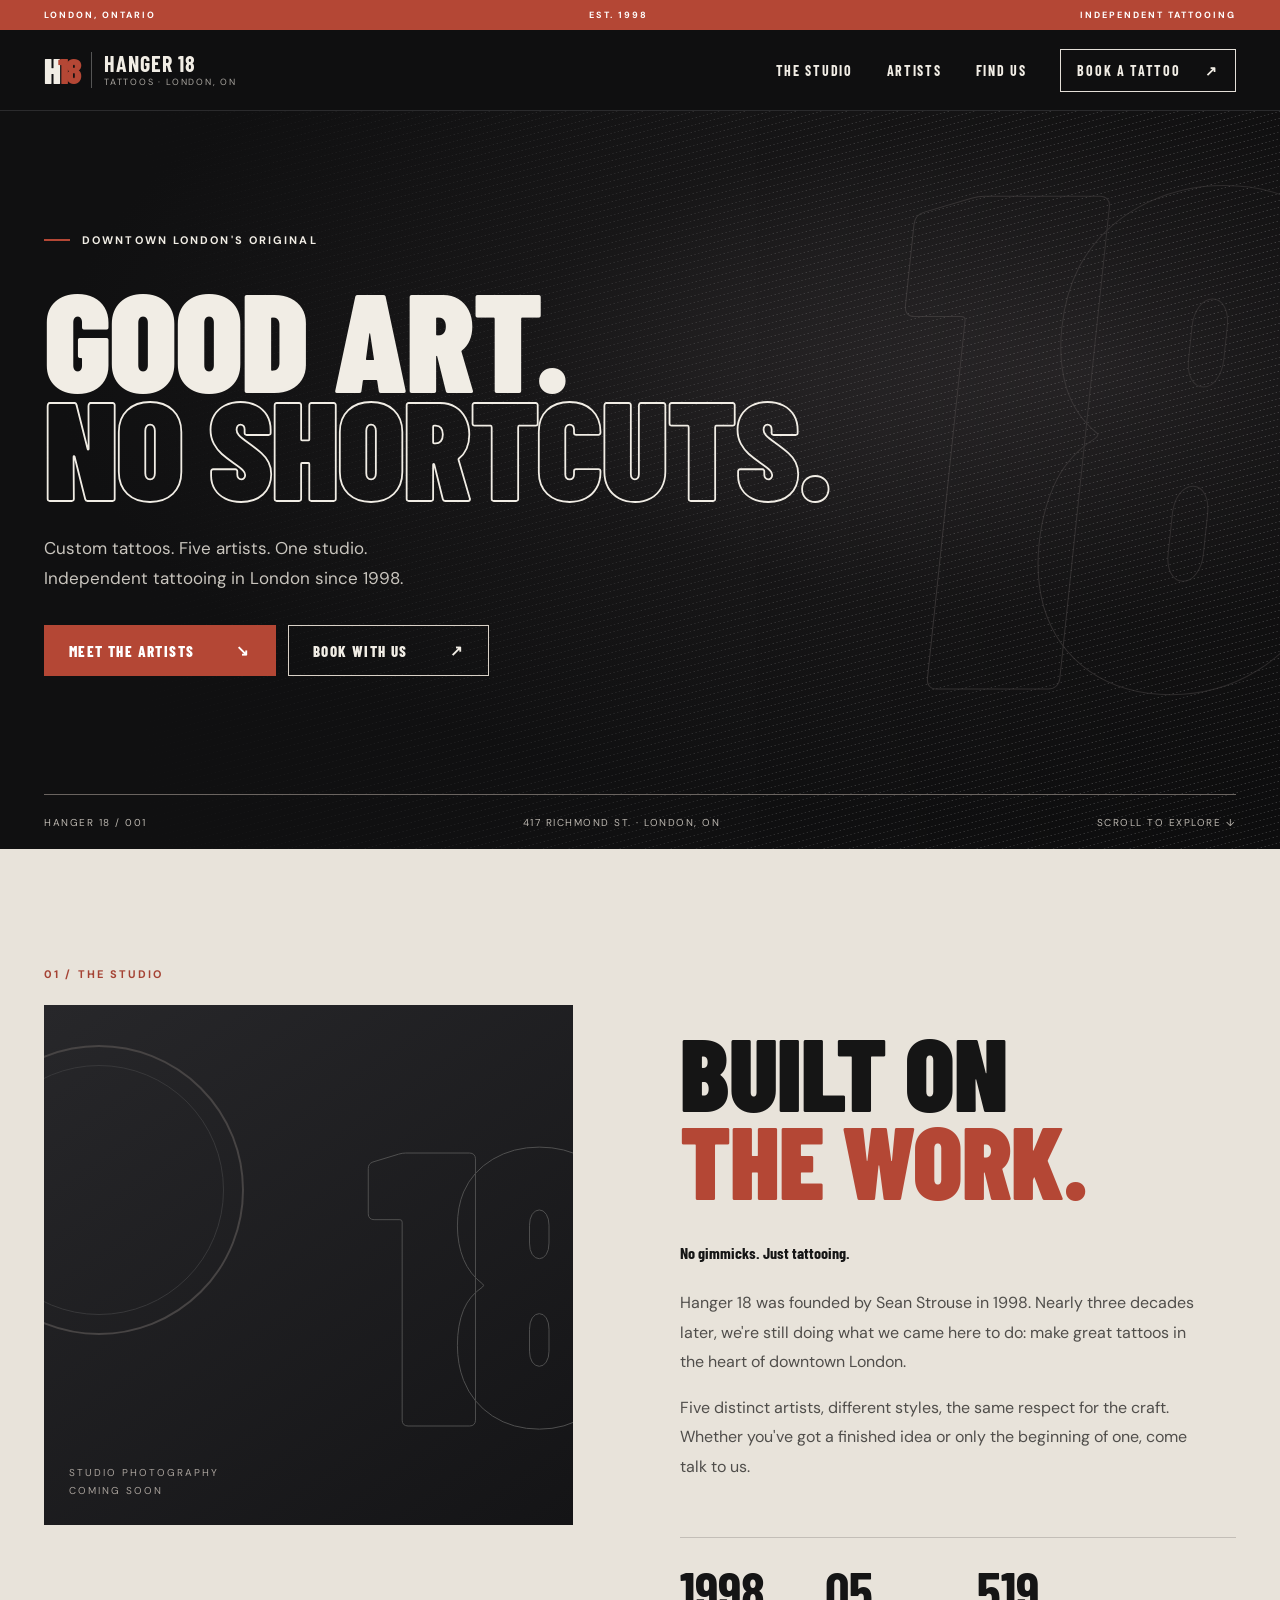
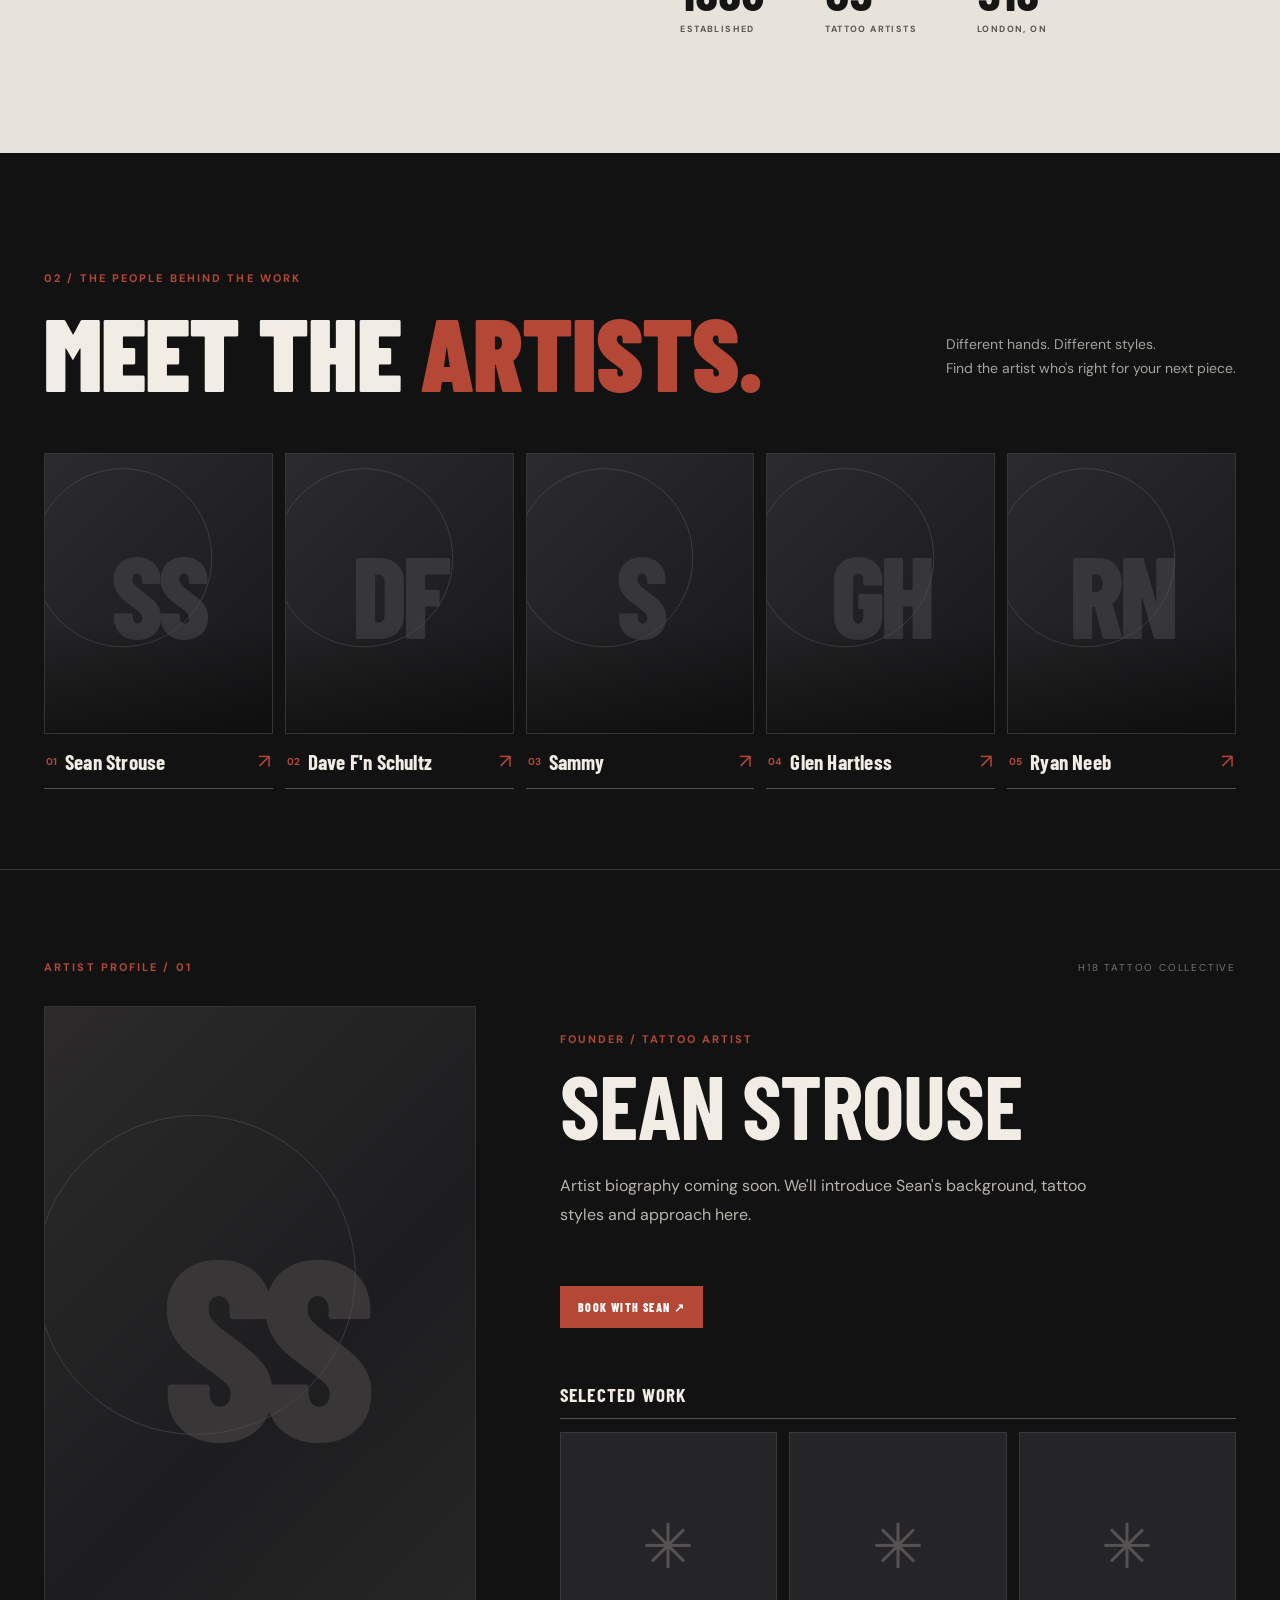
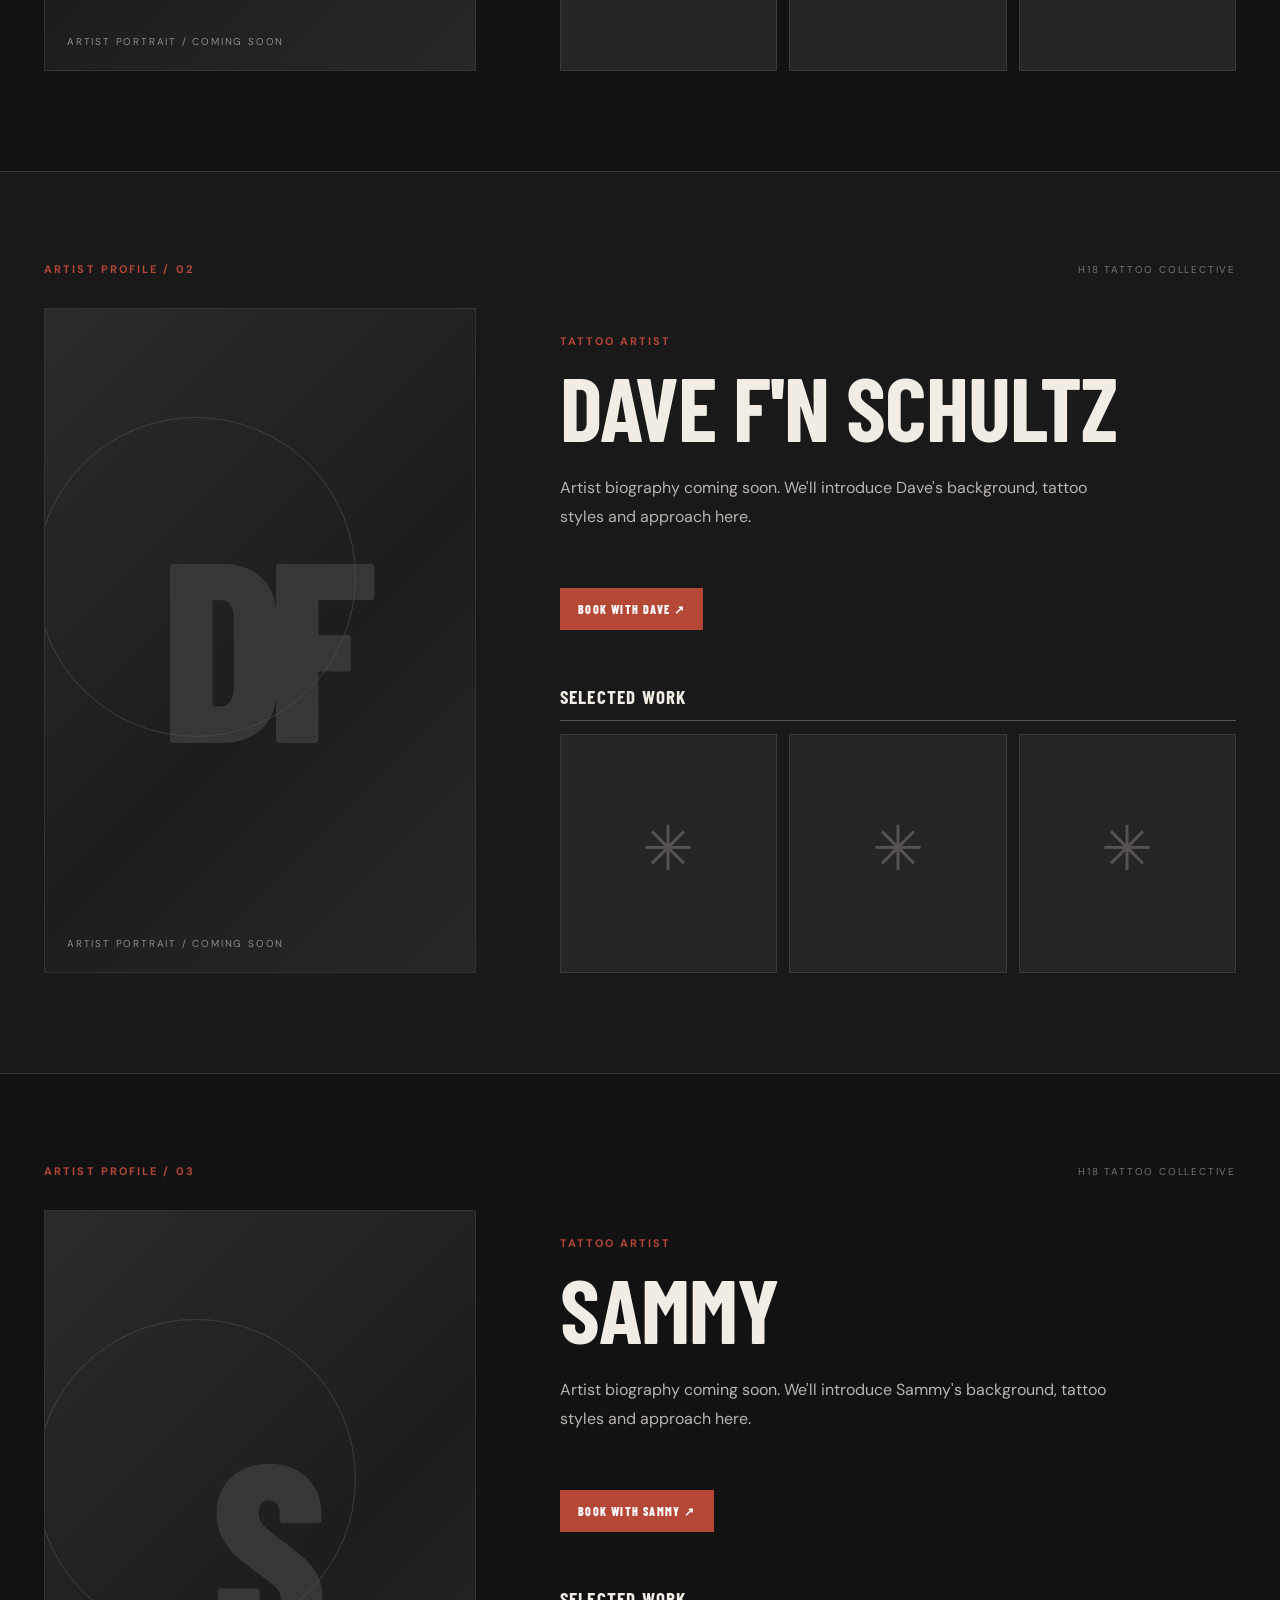
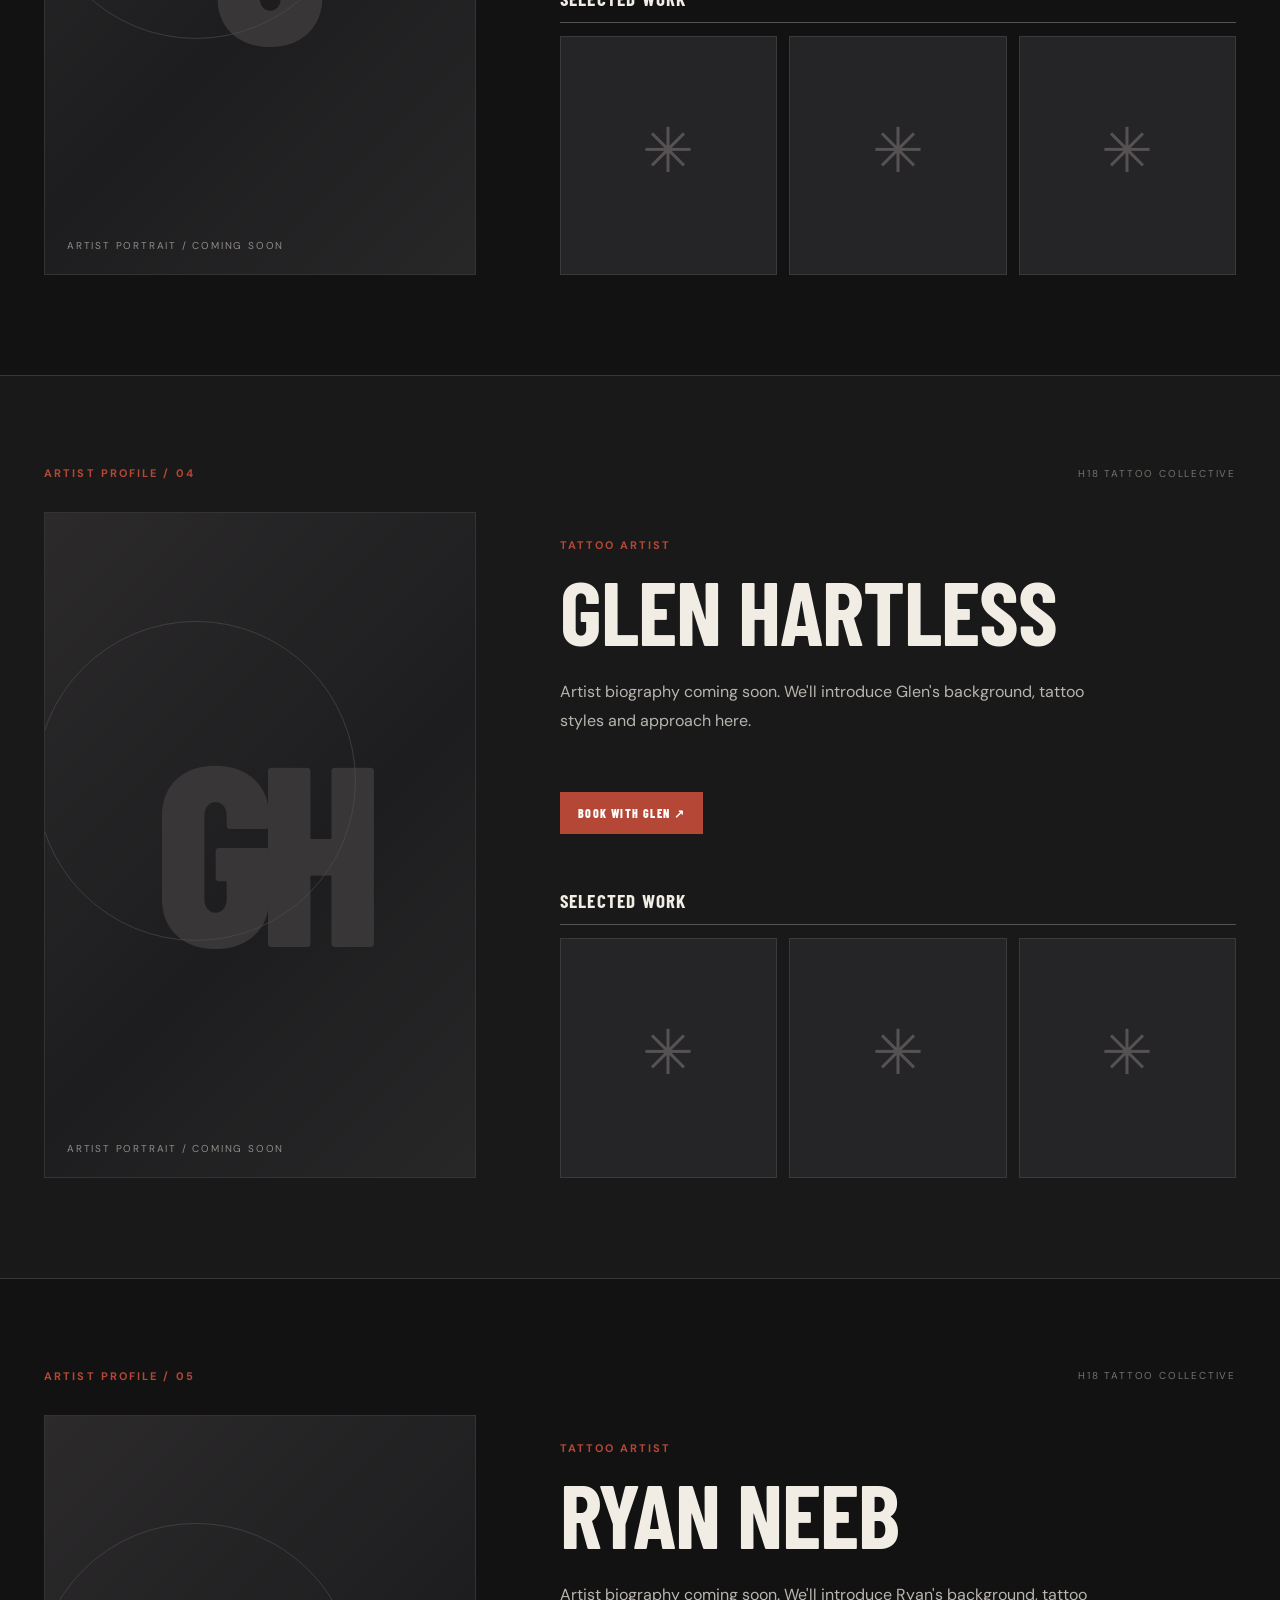
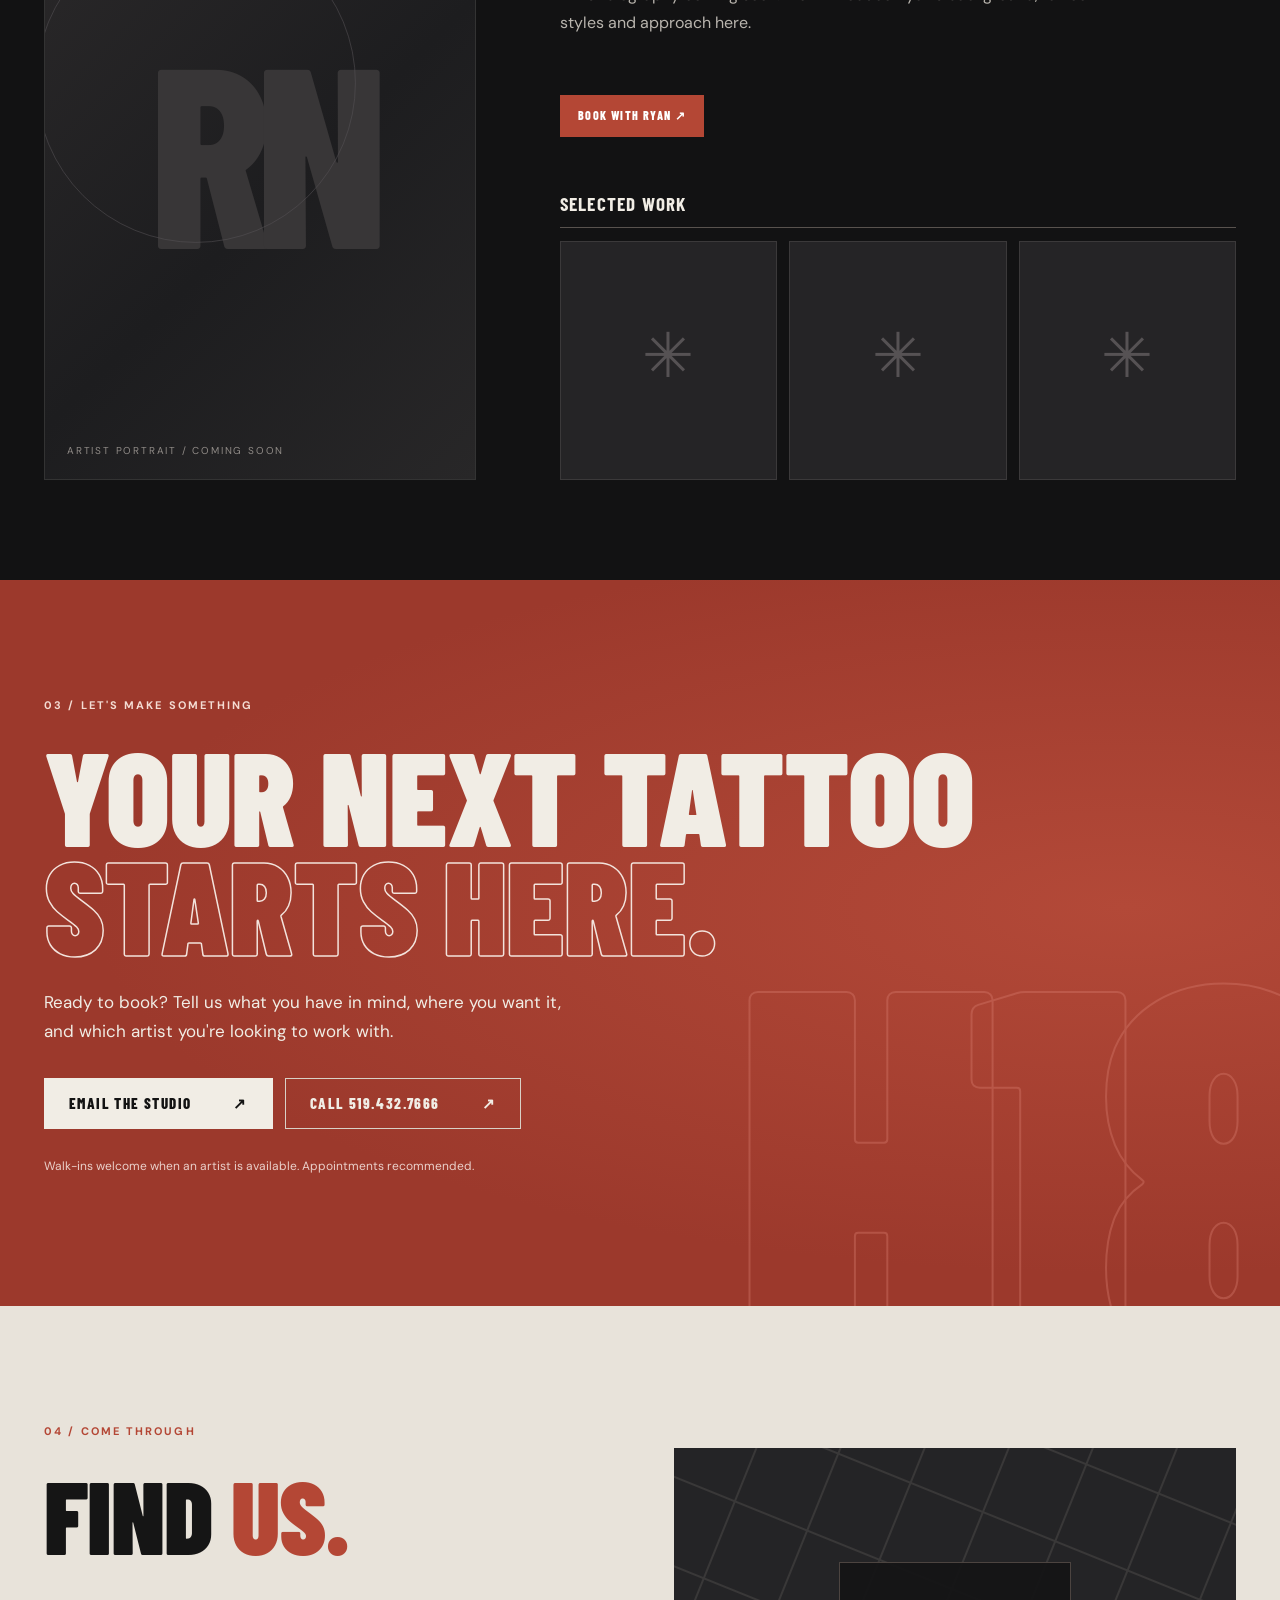
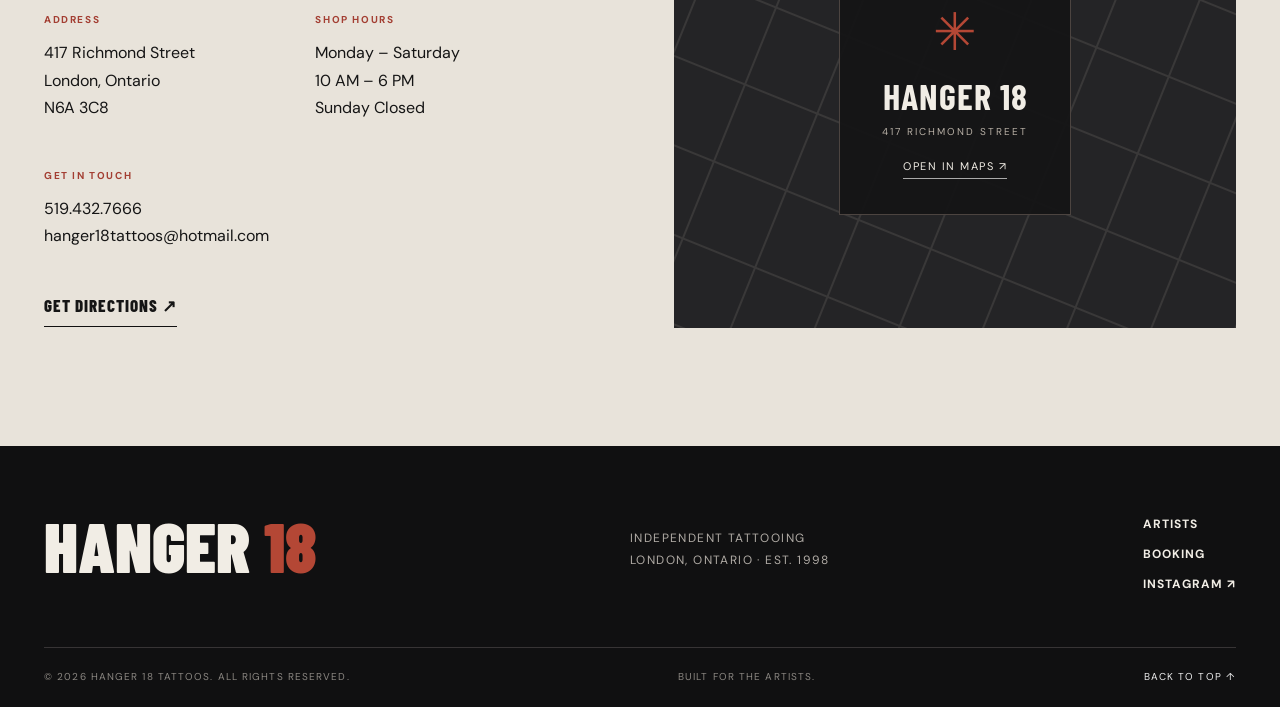
<file: hanger18-website/index.html>
<!doctype html>
<html lang="en-CA">
<head>
  <meta charset="utf-8">
  <meta name="viewport" content="width=device-width, initial-scale=1">
  <meta name="theme-color" content="#101011">
  <meta name="description" content="Hanger 18 Tattoos. Independent tattoo studio in downtown London, Ontario. Established 1998. Meet our artists and book your next tattoo.">
  <meta property="og:title" content="Hanger 18 Tattoos | London, Ontario">
  <meta property="og:description" content="Independent tattooing since 1998. Meet the artists at Hanger 18 Tattoos in downtown London, Ontario.">
  <meta property="og:type" content="website">
  <meta property="og:image" content="assets/social-preview.svg">
  <title>Hanger 18 Tattoos | London, Ontario</title>
  <link rel="icon" href="assets/favicon.svg" type="image/svg+xml">
  <link rel="preconnect" href="https://fonts.googleapis.com">
  <link rel="preconnect" href="https://fonts.gstatic.com" crossorigin>
  <link href="https://fonts.googleapis.com/css2?family=Barlow+Condensed:wght@400;500;600;700;800;900&family=DM+Sans:wght@400;500;600;700&display=swap" rel="stylesheet">
  <link rel="stylesheet" href="styles.css">
  <script src="site-data.js" defer></script>
  <script src="app.js" defer></script>
</head>
<body>
  <a class="skip-link" href="#main">Skip to content</a>
  <div class="top-strip"><span>LONDON, ONTARIO</span><span>EST. 1998</span><span>INDEPENDENT TATTOOING</span></div>
  <header class="site-header" id="top">
    <a class="brand" href="#top" aria-label="Hanger 18 Tattoos, home">
      <span class="brand-icon" aria-hidden="true">H<span>18</span></span>
      <span class="brand-copy"><strong>HANGER 18</strong><small>TATTOOS · LONDON, ON</small></span>
    </a>
    <button class="menu-toggle" type="button" aria-controls="main-nav" aria-expanded="false" aria-label="Open menu"><span></span><span></span></button>
    <nav class="nav" id="main-nav" aria-label="Main navigation">
      <a href="#about">THE STUDIO</a>
      <a href="#artists">ARTISTS</a>
      <a href="#visit">FIND US</a>
      <a class="nav-book" href="#book">BOOK A TATTOO <span aria-hidden="true">↗</span></a>
    </nav>
  </header>

  <main id="main">
    <section class="hero" aria-labelledby="hero-title">
      <div class="hero-texture" aria-hidden="true"></div>
      <div class="hero-big-number" aria-hidden="true">18</div>
      <div class="hero-content container">
        <p class="eyebrow"><span class="red-line"></span> DOWNTOWN LONDON'S ORIGINAL</p>
        <h1 id="hero-title">GOOD ART.<br><em>NO SHORTCUTS.</em></h1>
        <p class="hero-desc">Custom tattoos. Five artists. One studio.<br>Independent tattooing in London since 1998.</p>
        <div class="hero-actions"><a class="btn btn-filled" href="#artists">MEET THE ARTISTS <span aria-hidden="true">↘</span></a><a class="btn btn-outline" href="#book">BOOK WITH US <span aria-hidden="true">↗</span></a></div>
      </div>
      <div class="hero-bottom container"><span>HANGER 18 / 001</span><span>417 RICHMOND ST. · LONDON, ON</span><a href="#about" aria-label="Scroll to next section">SCROLL TO EXPLORE ↓</a></div>
    </section>

    <section class="intro section-pad" id="about" aria-labelledby="about-title">
      <div class="container intro-grid">
        <div><p class="section-kicker">01 / THE STUDIO</p><div class="intro-art" aria-label="Studio photo placeholder"><div class="graphic-ring" aria-hidden="true"></div><span>STUDIO PHOTOGRAPHY<br>COMING SOON</span></div></div>
        <div class="intro-copy"><h2 id="about-title" class="section-title">BUILT ON<br><span>THE WORK.</span></h2><p class="intro-lead">No gimmicks. Just tattooing.</p><p>Hanger 18 was founded by Sean Strouse in 1998. Nearly three decades later, we're still doing what we came here to do: make great tattoos in the heart of downtown London.</p><p>Five distinct artists, different styles, the same respect for the craft. Whether you've got a finished idea or only the beginning of one, come talk to us.</p><div class="facts"><div><b>1998</b><small>ESTABLISHED</small></div><div><b>05</b><small>TATTOO ARTISTS</small></div><div><b>519</b><small>LONDON, ON</small></div></div></div>
      </div>
    </section>

    <section class="artists-intro section-pad" id="artists" aria-labelledby="artists-title">
      <div class="container"><div class="section-heading"><div><p class="section-kicker">02 / THE PEOPLE BEHIND THE WORK</p><h2 class="section-title" id="artists-title">MEET THE <span>ARTISTS.</span></h2></div><p>Different hands. Different styles.<br>Find the artist who's right for your next piece.</p></div><div class="artist-index" id="artist-index" aria-label="Choose an artist"></div></div>
    </section>

    <div id="artist-profiles" class="profiles" aria-label="Individual artist profiles"></div>

    <section class="booking section-pad" id="book" aria-labelledby="booking-title">
      <div class="booking-ghost" aria-hidden="true">H18</div>
      <div class="container booking-content"><p class="section-kicker">03 / LET'S MAKE SOMETHING</p><h2 id="booking-title">YOUR NEXT TATTOO<br><span>STARTS HERE.</span></h2><p>Ready to book? Tell us what you have in mind, where you want it, and which artist you're looking to work with.</p><div class="booking-buttons"><a class="btn btn-light" id="booking-email" href="mailto:hanger18tattoos@hotmail.com?subject=Tattoo%20booking%20inquiry">EMAIL THE STUDIO <span aria-hidden="true">↗</span></a><a class="btn btn-outline" href="tel:+15194327666">CALL 519.432.7666 <span aria-hidden="true">↗</span></a></div><p class="booking-note">Walk-ins welcome when an artist is available. Appointments recommended.</p></div>
    </section>

    <section class="visit section-pad" id="visit" aria-labelledby="visit-title">
      <div class="container"><p class="section-kicker">04 / COME THROUGH</p><div class="visit-grid"><div><h2 class="section-title" id="visit-title">FIND <span>US.</span></h2><div class="visit-info"><div><span>ADDRESS</span><p>417 Richmond Street<br>London, Ontario<br>N6A 3C8</p></div><div><span>SHOP HOURS</span><p>Monday – Saturday<br>10 AM – 6 PM<br>Sunday Closed</p></div><div><span>GET IN TOUCH</span><p><a href="tel:+15194327666">519.432.7666</a><br><a id="contact-email" href="mailto:hanger18tattoos@hotmail.com">hanger18tattoos@hotmail.com</a></p></div></div><a class="text-link" href="https://www.google.com/maps/search/?api=1&query=417+Richmond+Street+London+Ontario" target="_blank" rel="noopener noreferrer">GET DIRECTIONS <span aria-hidden="true">↗</span></a></div><div class="map-panel"><div class="map-grid" aria-hidden="true"></div><div class="map-center"><span class="map-pin" aria-hidden="true">✳</span><strong>HANGER 18</strong><small>417 RICHMOND STREET</small><a href="https://www.google.com/maps/search/?api=1&query=417+Richmond+Street+London+Ontario" target="_blank" rel="noopener noreferrer">OPEN IN MAPS ↗</a></div></div></div></div>
    </section>
  </main>

  <footer class="footer"><div class="container footer-top"><a href="#top" class="footer-logo">HANGER <span>18</span></a><p>INDEPENDENT TATTOOING<br>LONDON, ONTARIO · EST. 1998</p><div class="footer-links"><a href="#artists">ARTISTS</a><a href="#book">BOOKING</a><a href="https://www.instagram.com/hanger18tattoos/" target="_blank" rel="noopener noreferrer">INSTAGRAM ↗</a></div></div><div class="container footer-bottom"><span>© <span id="year"></span> HANGER 18 TATTOOS. ALL RIGHTS RESERVED.</span><span>BUILT FOR THE ARTISTS.</span><a href="#top">BACK TO TOP ↑</a></div></footer>
  <dialog id="lightbox" class="lightbox" aria-label="Tattoo image viewer"><button type="button" class="lightbox-close" aria-label="Close image">×</button><img id="lightbox-image" alt=""><p id="lightbox-caption"></p></dialog>
</body>
</html>
</file>
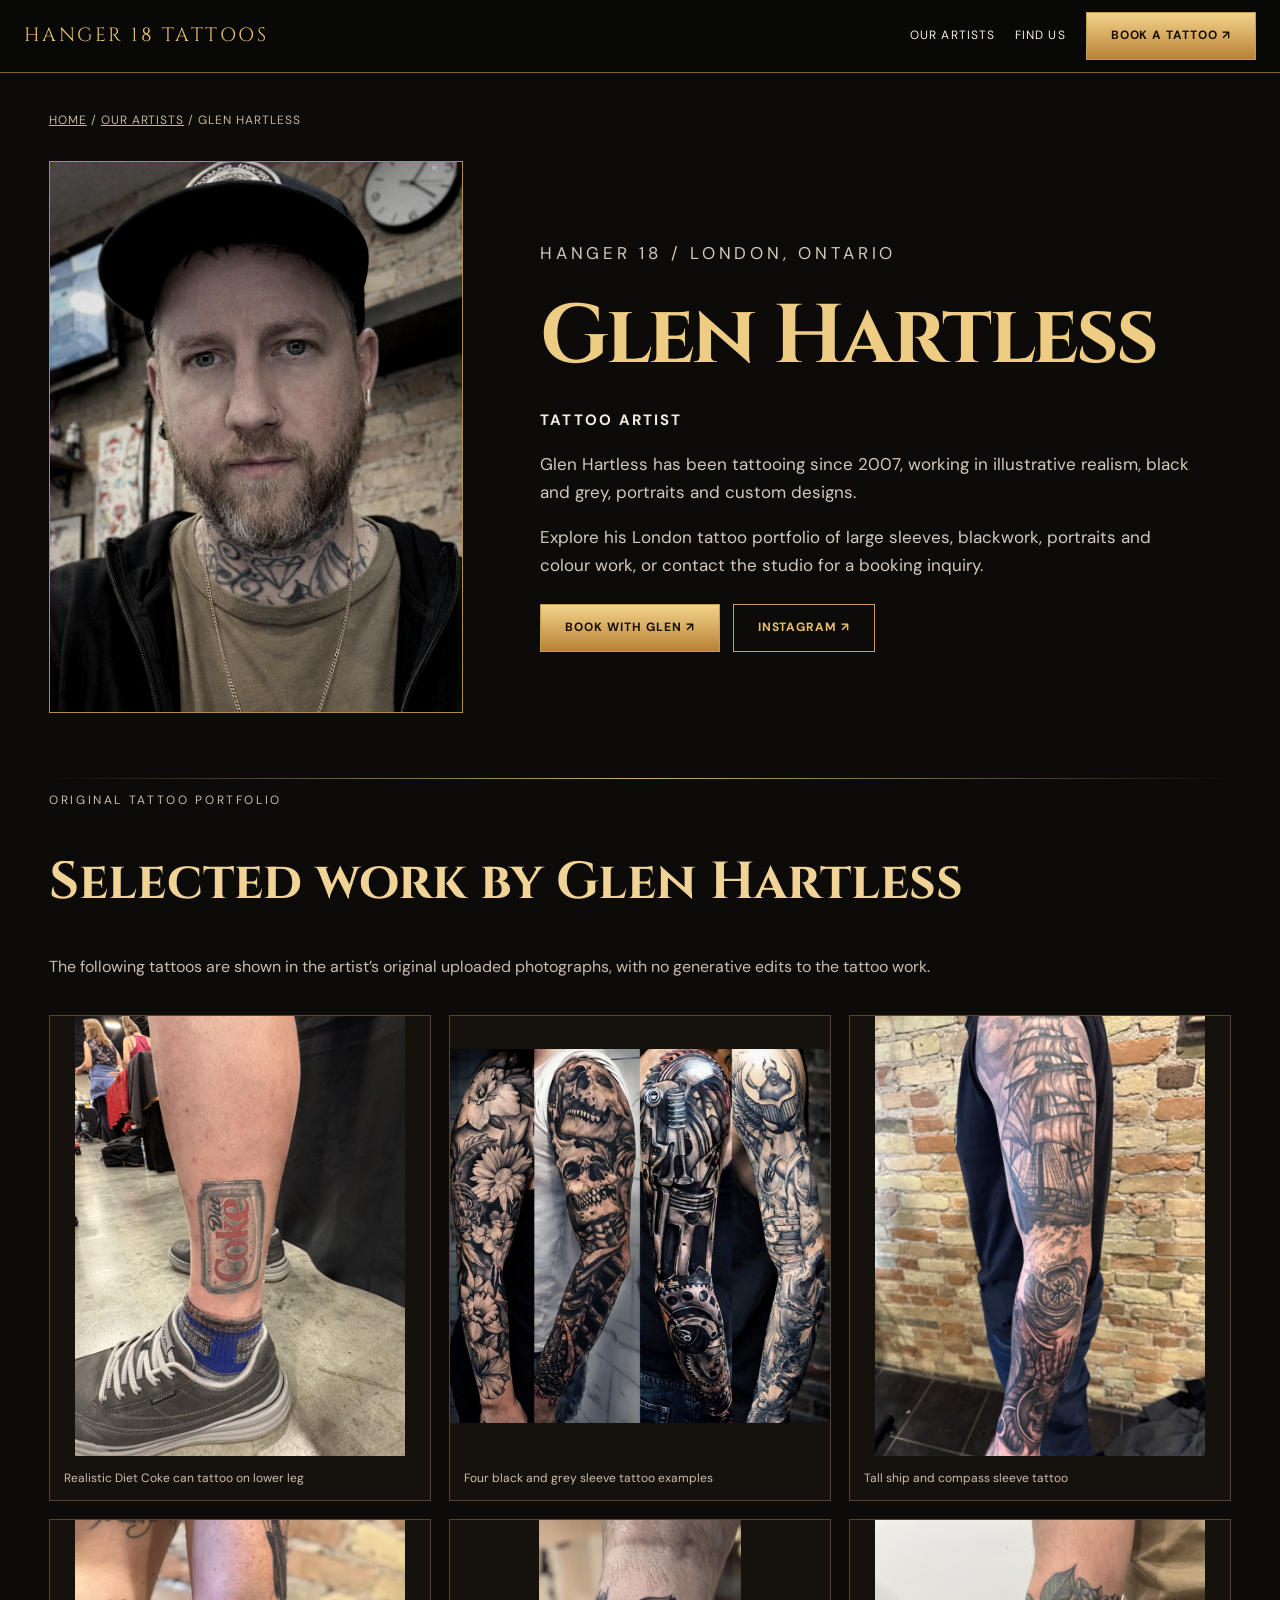
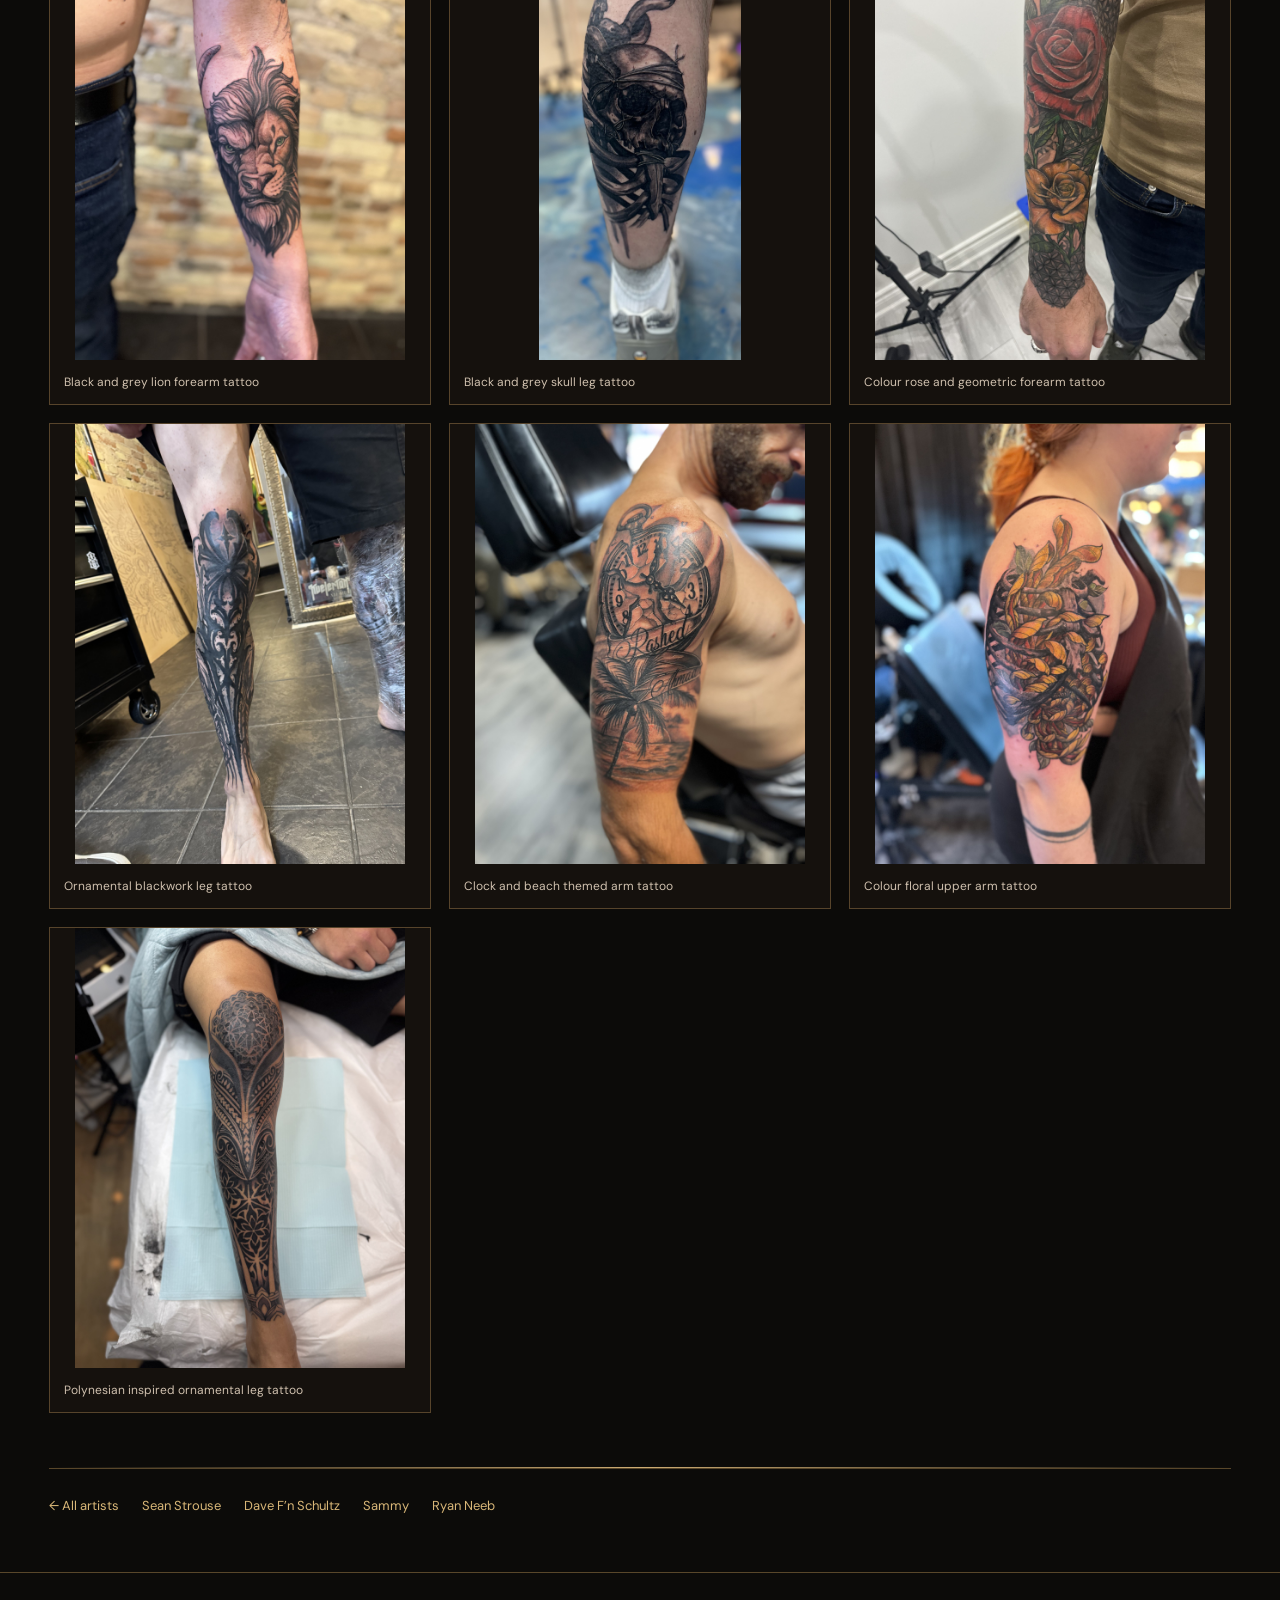
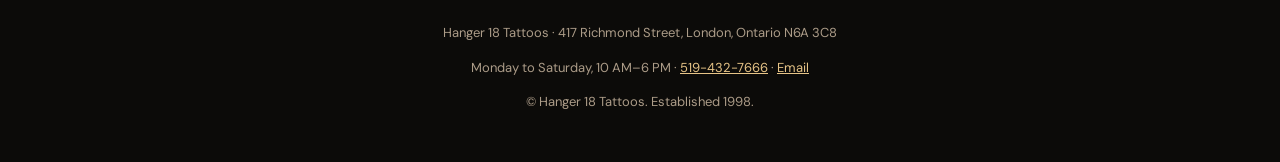
<file: artists/glen-hartless.html>
<!doctype html>
<html lang="en-CA"><head><meta charset="utf-8"><meta name="viewport" content="width=device-width,initial-scale=1"><meta name="theme-color" content="#0c0b09"><meta name="robots" content="index,follow,max-image-preview:large"><title>Glen Hartless | Tattoo Artist in London, Ontario – Hanger 18 Tattoos</title><meta name="description" content="Glen Hartless – London, Ontario tattoo artist at Hanger 18 Tattoos. See original tattoo photos and contact the studio to book."><link rel="canonical" href="https://hanger18tattoos.github.io/artists/glen-hartless.html"><meta property="og:type" content="profile"><meta property="og:title" content="Glen Hartless | Hanger 18 Tattoos"><meta property="og:description" content="Glen Hartless – London, Ontario tattoo artist at Hanger 18 Tattoos. See original tattoo photos and contact the studio to book."><meta property="og:site_name" content="Hanger 18 Tattoos"><meta property="og:url" content="https://hanger18tattoos.github.io/artists/glen-hartless.html"><meta property="og:image" content="https://hanger18tattoos.github.io/assets/glen-portfolio/01-diet-coke.jpg"><meta property="og:locale" content="en_CA"><meta name="twitter:card" content="summary_large_image"><link rel="icon" href="../assets/favicon.svg" type="image/svg+xml"><link rel="preconnect" href="https://fonts.googleapis.com"><link rel="preconnect" href="https://fonts.gstatic.com" crossorigin><link href="https://fonts.googleapis.com/css2?family=Cinzel:wght@500;600;700&family=DM+Sans:wght@400;500;600;700&display=swap" rel="stylesheet"><link rel="stylesheet" href="artist-pages.css"><script type="application/ld+json">{"@context": "https://schema.org", "@graph": [{"@type": "Person", "@id": "https://hanger18tattoos.github.io/artists/glen-hartless.html#artist", "name": "Glen Hartless", "url": "https://hanger18tattoos.github.io/artists/glen-hartless.html", "image": "https://hanger18tattoos.github.io/assets/glen-hartless-portrait-v14.webp", "worksFor": {"@id": "https://hanger18tattoos.github.io/#shop"}, "sameAs": ["https://www.instagram.com/glenhartless/"], "jobTitle": "Tattoo artist"}, {"@type": "ProfilePage", "@id": "https://hanger18tattoos.github.io/artists/glen-hartless.html#page", "url": "https://hanger18tattoos.github.io/artists/glen-hartless.html", "name": "Glen Hartless – Tattoo Artist | Hanger 18 Tattoos, London ON", "description": "Glen Hartless – London, Ontario tattoo artist at Hanger 18 Tattoos. See original tattoo photos and contact the studio to book.", "isPartOf": {"@id": "https://hanger18tattoos.github.io/#website"}, "mainEntity": {"@id": "https://hanger18tattoos.github.io/artists/glen-hartless.html#artist"}, "primaryImageOfPage": "https://hanger18tattoos.github.io/assets/glen-portfolio/01-diet-coke.jpg"}, {"@type": "BreadcrumbList", "itemListElement": [{"@type": "ListItem", "position": 1, "name": "Home", "item": "https://hanger18tattoos.github.io/"}, {"@type": "ListItem", "position": 2, "name": "Artists", "item": "https://hanger18tattoos.github.io/#artists"}, {"@type": "ListItem", "position": 3, "name": "Glen Hartless", "item": "https://hanger18tattoos.github.io/artists/glen-hartless.html"}]}]}</script></head>
<body><header><div class="nav"><a class="brand" href="../">HANGER 18 TATTOOS</a><nav aria-label="Navigation"><a href="../#artists">Our Artists</a><a href="../#visit">Find Us</a><a href="../#booking" class="button">Book a tattoo ↗</a></nav></div></header><main class="wrap"><nav class="breadcrumbs" aria-label="Breadcrumb"><a href="../">HOME</a> / <a href="../#artists">OUR ARTISTS</a> / GLEN HARTLESS</nav><div class="hero"><div class="headshot"><img src="../assets/glen-hartless-portrait-v14.webp" alt="Portrait of Glen Hartless" width="750" height="980" fetchpriority="high"></div><div><p class="kicker">HANGER 18 / LONDON, ONTARIO</p><h1>Glen Hartless</h1><h2>Tattoo artist</h2><p>Glen Hartless has been tattooing since 2007, working in illustrative realism, black and grey, portraits and custom designs.</p>
<p>Explore his London tattoo portfolio of large sleeves, blackwork, portraits and colour work, or contact the studio for a booking inquiry.</p><div class="actions"><a class="button" href="mailto:glen@glenhartless.com?subject=Tattoo%20booking%20inquiry%20-%20Glen%20Hartless">Book with Glen ↗</a><a class="button outline" href="https://www.instagram.com/glenhartless/" rel="noopener noreferrer" target="_blank">Instagram ↗</a></div></div></div><div class="gold-rule"></div><section class="portfolio" aria-labelledby="gallery"><p class="kicker">ORIGINAL TATTOO PORTFOLIO</p><h2 id="gallery">Selected work by Glen Hartless</h2><p>The following tattoos are shown in the artist’s original uploaded photographs, with no generative edits to the tattoo work.</p><div class="photos"><figure class="photo"><img src="../assets/glen-portfolio/01-diet-coke.jpg" alt="Realistic Diet Coke can tattoo on lower leg" loading="lazy" decoding="async"><figcaption>Realistic Diet Coke can tattoo on lower leg</figcaption></figure>
<figure class="photo"><img src="../assets/glen-portfolio/02-sleeve-work.jpg" alt="Four black and grey sleeve tattoo examples" loading="lazy" decoding="async"><figcaption>Four black and grey sleeve tattoo examples</figcaption></figure>
<figure class="photo"><img src="../assets/glen-portfolio/03-sailing-ship.jpg" alt="Tall ship and compass sleeve tattoo" loading="lazy" decoding="async"><figcaption>Tall ship and compass sleeve tattoo</figcaption></figure>
<figure class="photo"><img src="../assets/glen-portfolio/04-lion-portrait.jpg" alt="Black and grey lion forearm tattoo" loading="lazy" decoding="async"><figcaption>Black and grey lion forearm tattoo</figcaption></figure>
<figure class="photo"><img src="../assets/glen-portfolio/05-pirate-skull.jpg" alt="Black and grey skull leg tattoo" loading="lazy" decoding="async"><figcaption>Black and grey skull leg tattoo</figcaption></figure>
<figure class="photo"><img src="../assets/glen-portfolio/06-colour-roses.jpg" alt="Colour rose and geometric forearm tattoo" loading="lazy" decoding="async"><figcaption>Colour rose and geometric forearm tattoo</figcaption></figure>
<figure class="photo"><img src="../assets/glen-portfolio/07-ornamental-blackwork.jpg" alt="Ornamental blackwork leg tattoo" loading="lazy" decoding="async"><figcaption>Ornamental blackwork leg tattoo</figcaption></figure>
<figure class="photo"><img src="../assets/glen-portfolio/08-clock-beach.jpg" alt="Clock and beach themed arm tattoo" loading="lazy" decoding="async"><figcaption>Clock and beach themed arm tattoo</figcaption></figure>
<figure class="photo"><img src="../assets/glen-portfolio/09-colour-floral.jpg" alt="Colour floral upper arm tattoo" loading="lazy" decoding="async"><figcaption>Colour floral upper arm tattoo</figcaption></figure>
<figure class="photo"><img src="../assets/glen-portfolio/10-polynesian.jpg" alt="Polynesian inspired ornamental leg tattoo" loading="lazy" decoding="async"><figcaption>Polynesian inspired ornamental leg tattoo</figcaption></figure></div></section><div class="gold-rule"></div><nav class="artists-nav" aria-label="Other tattoo artists"><a href="../#artists">← All artists</a><a href="sean-strouse.html">Sean Strouse</a><a href="dave-schultz.html">Dave F’n Schultz</a><a href="sammy.html">Sammy</a><a href="ryan-neeb.html">Ryan Neeb</a></nav></main><footer><p>Hanger 18 Tattoos · 417 Richmond Street, London, Ontario N6A 3C8</p><p>Monday to Saturday, 10 AM–6 PM · <a href="tel:+15194327666">519-432-7666</a> · <a href="mailto:hanger18tattoos@hotmail.com">Email</a></p><p>© Hanger 18 Tattoos. Established 1998.</p></footer></body></html>
</file>
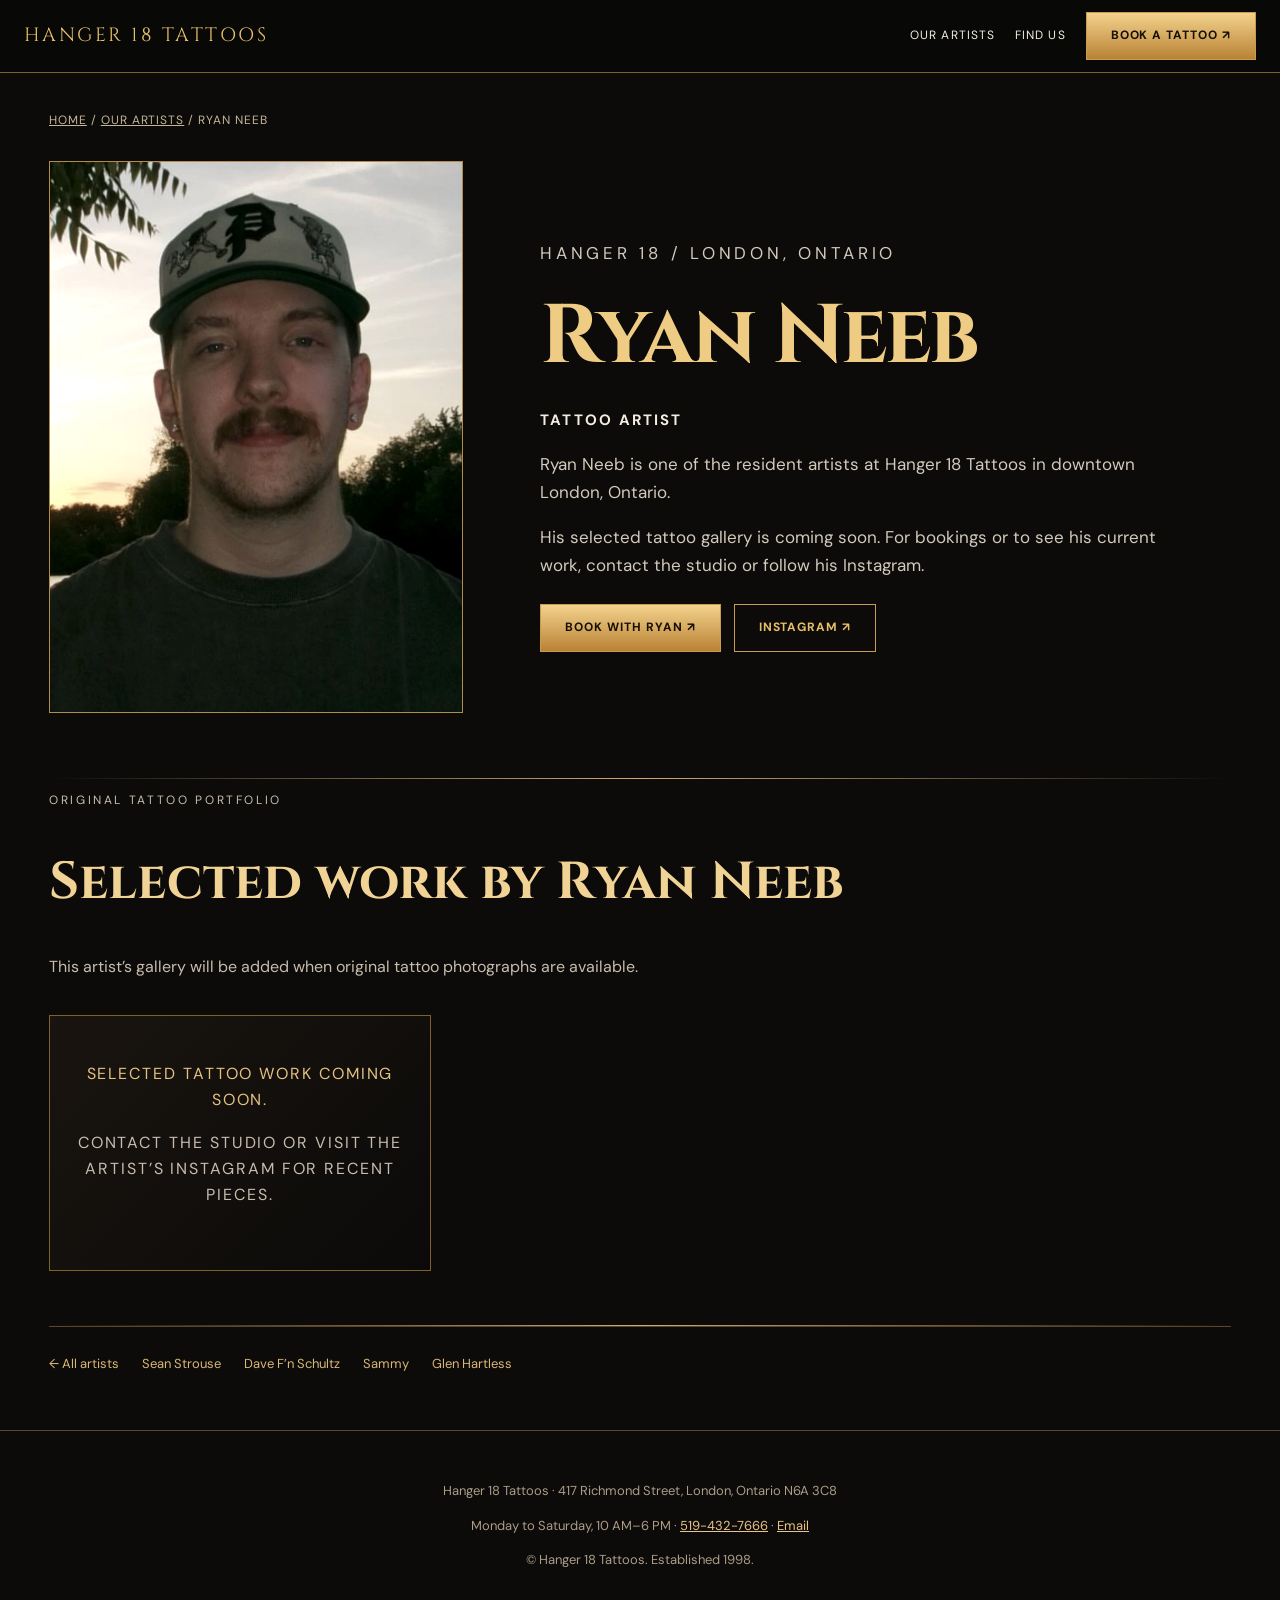
<file: artists/ryan-neeb.html>
<!doctype html>
<html lang="en-CA"><head><meta charset="utf-8"><meta name="viewport" content="width=device-width,initial-scale=1"><meta name="theme-color" content="#0c0b09"><meta name="robots" content="index,follow,max-image-preview:large"><title>Ryan Neeb | Tattoo Artist in London, Ontario – Hanger 18 Tattoos</title><meta name="description" content="Meet Ryan Neeb, a tattoo artist at Hanger 18 in London, Ontario. Portfolio coming soon. Contact the studio for bookings."><link rel="canonical" href="https://hanger18tattoos.github.io/artists/ryan-neeb.html"><meta property="og:type" content="profile"><meta property="og:title" content="Ryan Neeb | Hanger 18 Tattoos"><meta property="og:description" content="Meet Ryan Neeb, a tattoo artist at Hanger 18 in London, Ontario. Portfolio coming soon. Contact the studio for bookings."><meta property="og:site_name" content="Hanger 18 Tattoos"><meta property="og:url" content="https://hanger18tattoos.github.io/artists/ryan-neeb.html"><meta property="og:image" content="https://hanger18tattoos.github.io/assets/ryan-neeb-portrait-v17.webp"><meta property="og:locale" content="en_CA"><meta name="twitter:card" content="summary_large_image"><link rel="icon" href="../assets/favicon.svg" type="image/svg+xml"><link rel="preconnect" href="https://fonts.googleapis.com"><link rel="preconnect" href="https://fonts.gstatic.com" crossorigin><link href="https://fonts.googleapis.com/css2?family=Cinzel:wght@500;600;700&family=DM+Sans:wght@400;500;600;700&display=swap" rel="stylesheet"><link rel="stylesheet" href="artist-pages.css"><script type="application/ld+json">{"@context": "https://schema.org", "@graph": [{"@type": "Person", "@id": "https://hanger18tattoos.github.io/artists/ryan-neeb.html#artist", "name": "Ryan Neeb", "url": "https://hanger18tattoos.github.io/artists/ryan-neeb.html", "image": "https://hanger18tattoos.github.io/assets/ryan-neeb-portrait-v17.webp", "worksFor": {"@id": "https://hanger18tattoos.github.io/#shop"}, "sameAs": ["https://www.instagram.com/ryanneebtattoo/"], "jobTitle": "Tattoo artist"}, {"@type": "ProfilePage", "@id": "https://hanger18tattoos.github.io/artists/ryan-neeb.html#page", "url": "https://hanger18tattoos.github.io/artists/ryan-neeb.html", "name": "Ryan Neeb – Tattoo Artist | Hanger 18 Tattoos, London ON", "description": "Meet Ryan Neeb, a tattoo artist at Hanger 18 in London, Ontario. Portfolio coming soon. Contact the studio for bookings.", "isPartOf": {"@id": "https://hanger18tattoos.github.io/#website"}, "mainEntity": {"@id": "https://hanger18tattoos.github.io/artists/ryan-neeb.html#artist"}, "primaryImageOfPage": "https://hanger18tattoos.github.io/assets/ryan-neeb-portrait-v17.webp"}, {"@type": "BreadcrumbList", "itemListElement": [{"@type": "ListItem", "position": 1, "name": "Home", "item": "https://hanger18tattoos.github.io/"}, {"@type": "ListItem", "position": 2, "name": "Artists", "item": "https://hanger18tattoos.github.io/#artists"}, {"@type": "ListItem", "position": 3, "name": "Ryan Neeb", "item": "https://hanger18tattoos.github.io/artists/ryan-neeb.html"}]}]}</script></head>
<body><header><div class="nav"><a class="brand" href="../">HANGER 18 TATTOOS</a><nav aria-label="Navigation"><a href="../#artists">Our Artists</a><a href="../#visit">Find Us</a><a href="../#booking" class="button">Book a tattoo ↗</a></nav></div></header><main class="wrap"><nav class="breadcrumbs" aria-label="Breadcrumb"><a href="../">HOME</a> / <a href="../#artists">OUR ARTISTS</a> / RYAN NEEB</nav><div class="hero"><div class="headshot"><img src="../assets/ryan-neeb-portrait-v17.webp" alt="Portrait of Ryan Neeb" width="750" height="980" fetchpriority="high"></div><div><p class="kicker">HANGER 18 / LONDON, ONTARIO</p><h1>Ryan Neeb</h1><h2>Tattoo artist</h2><p>Ryan Neeb is one of the resident artists at Hanger 18 Tattoos in downtown London, Ontario.</p>
<p>His selected tattoo gallery is coming soon. For bookings or to see his current work, contact the studio or follow his Instagram.</p><div class="actions"><a class="button" href="mailto:neebryan4@gmail.com?subject=Tattoo%20booking%20inquiry%20-%20Ryan%20Neeb">Book with Ryan ↗</a><a class="button outline" href="https://www.instagram.com/ryanneebtattoo/" rel="noopener noreferrer" target="_blank">Instagram ↗</a></div></div></div><div class="gold-rule"></div><section class="portfolio" aria-labelledby="gallery"><p class="kicker">ORIGINAL TATTOO PORTFOLIO</p><h2 id="gallery">Selected work by Ryan Neeb</h2><p>This artist’s gallery will be added when original tattoo photographs are available.</p><div class="photos"><div class="coming">Selected tattoo work coming soon.<p>Contact the studio or visit the artist’s Instagram for recent pieces.</p></div></div></section><div class="gold-rule"></div><nav class="artists-nav" aria-label="Other tattoo artists"><a href="../#artists">← All artists</a><a href="sean-strouse.html">Sean Strouse</a><a href="dave-schultz.html">Dave F’n Schultz</a><a href="sammy.html">Sammy</a><a href="glen-hartless.html">Glen Hartless</a></nav></main><footer><p>Hanger 18 Tattoos · 417 Richmond Street, London, Ontario N6A 3C8</p><p>Monday to Saturday, 10 AM–6 PM · <a href="tel:+15194327666">519-432-7666</a> · <a href="mailto:hanger18tattoos@hotmail.com">Email</a></p><p>© Hanger 18 Tattoos. Established 1998.</p></footer></body></html>
</file>
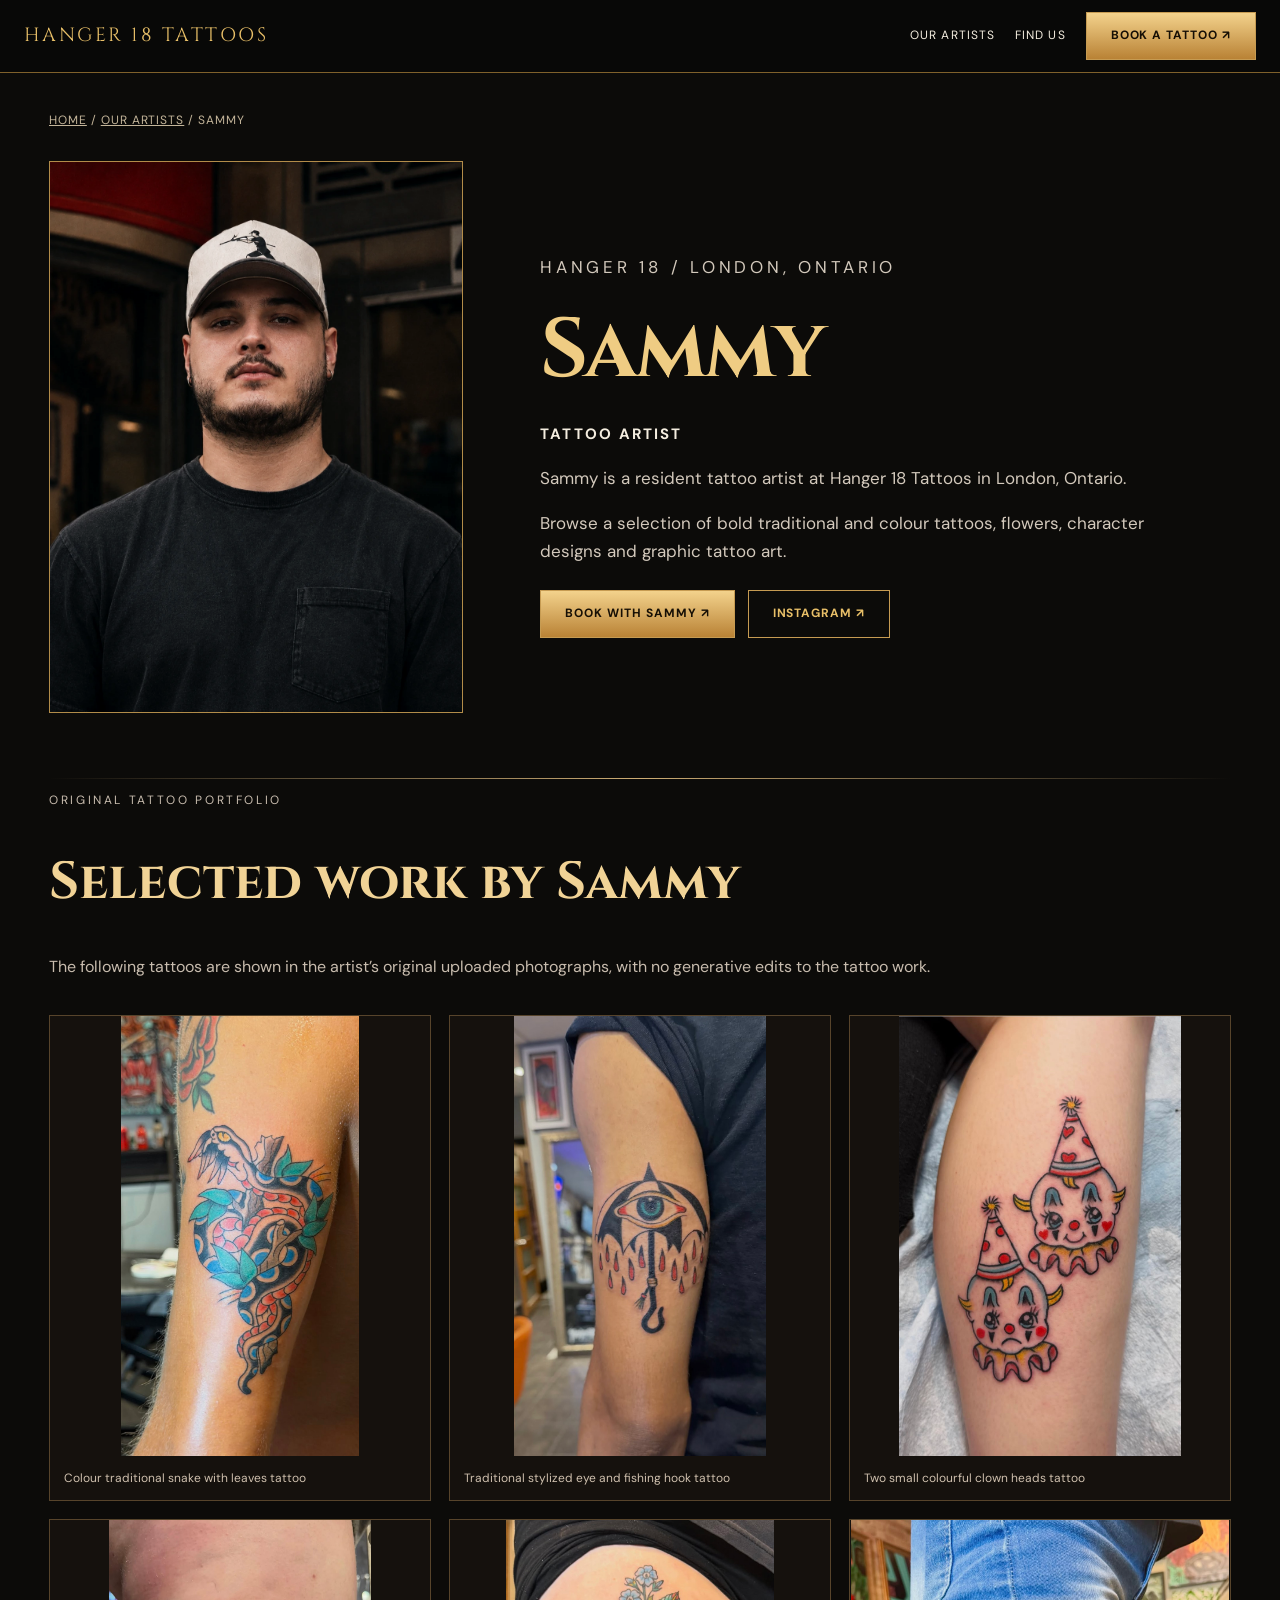
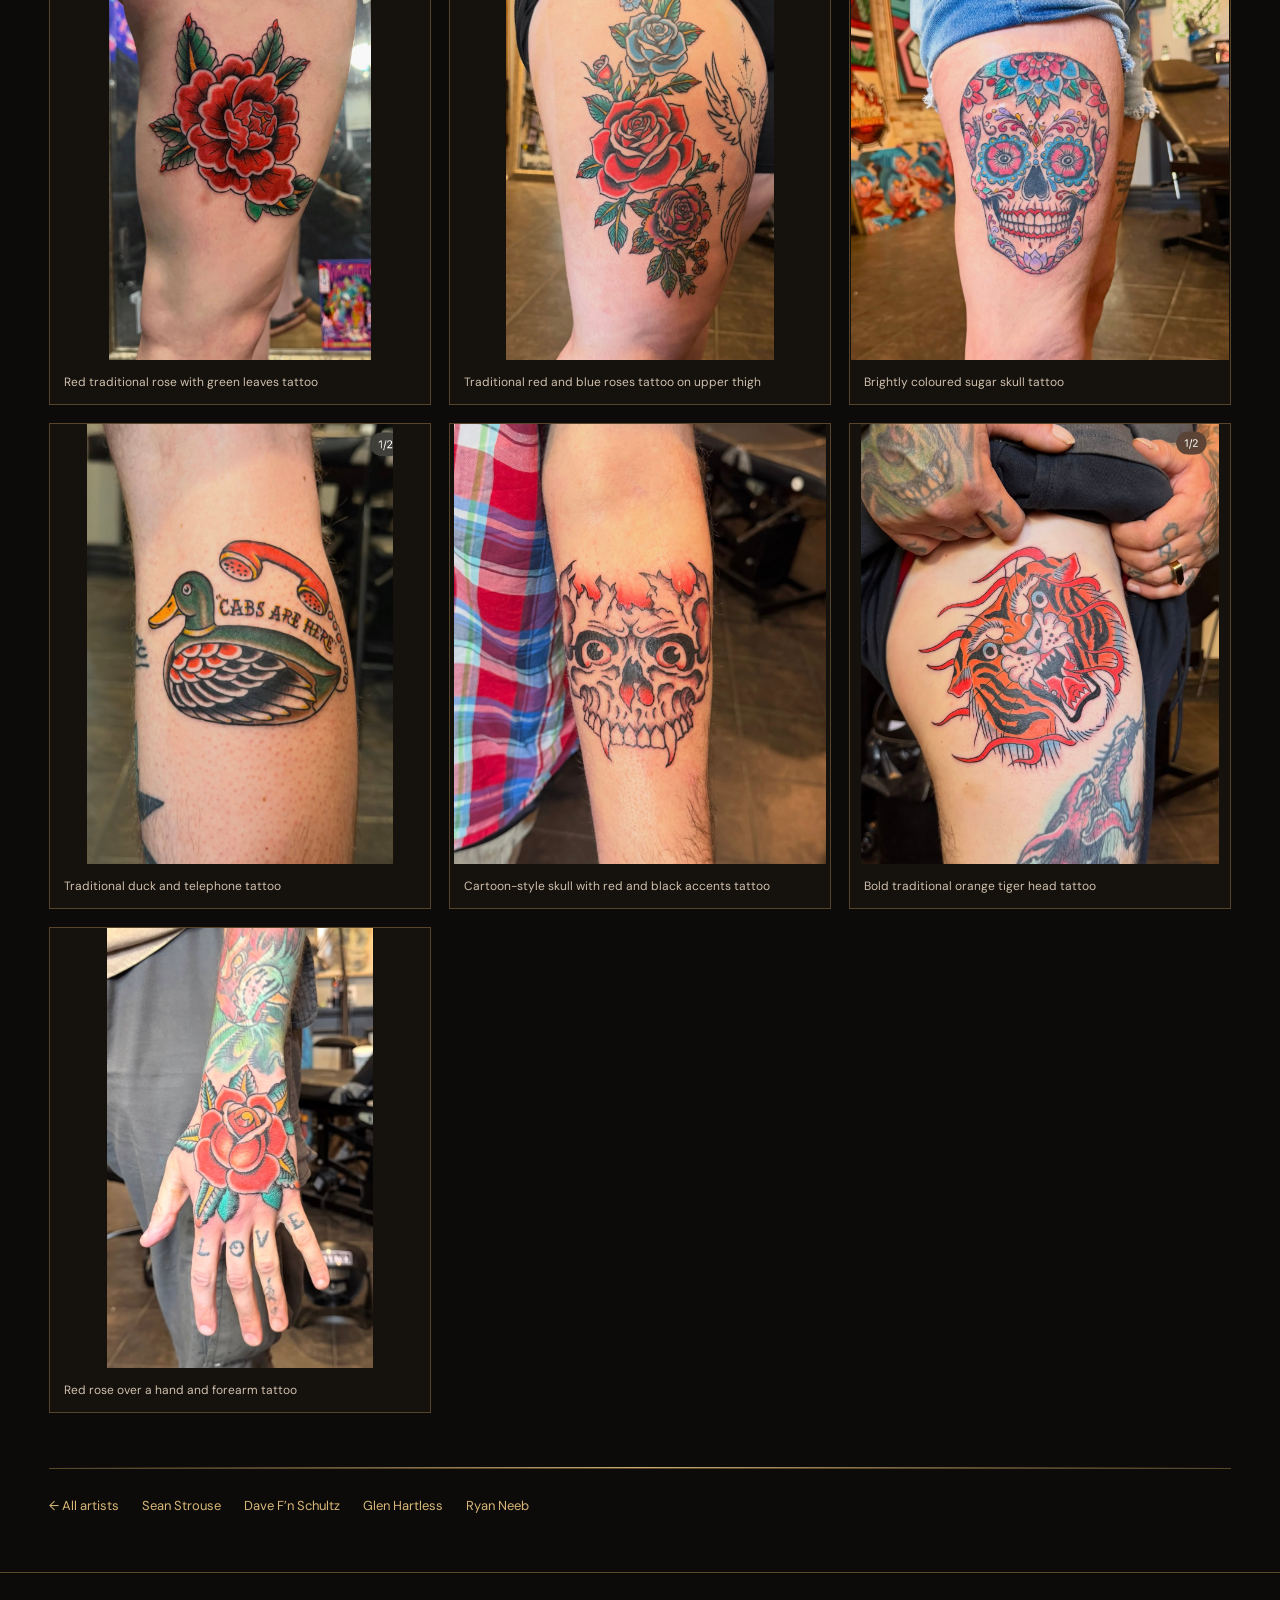
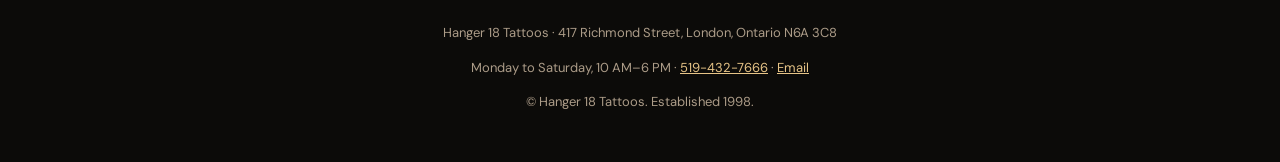
<file: artists/sammy.html>
<!doctype html>
<html lang="en-CA"><head><meta charset="utf-8"><meta name="viewport" content="width=device-width,initial-scale=1"><meta name="theme-color" content="#0c0b09"><meta name="robots" content="index,follow,max-image-preview:large"><title>Sammy | Tattoo Artist in London, Ontario – Hanger 18 Tattoos</title><meta name="description" content="Sammy – London, Ontario tattoo artist at Hanger 18 Tattoos. See original tattoo photos and contact the studio to book."><link rel="canonical" href="https://hanger18tattoos.github.io/artists/sammy.html"><meta property="og:type" content="profile"><meta property="og:title" content="Sammy | Hanger 18 Tattoos"><meta property="og:description" content="Sammy – London, Ontario tattoo artist at Hanger 18 Tattoos. See original tattoo photos and contact the studio to book."><meta property="og:site_name" content="Hanger 18 Tattoos"><meta property="og:url" content="https://hanger18tattoos.github.io/artists/sammy.html"><meta property="og:image" content="https://hanger18tattoos.github.io/assets/sammy-portfolio/01-snake-traditional.jpg"><meta property="og:locale" content="en_CA"><meta name="twitter:card" content="summary_large_image"><link rel="icon" href="../assets/favicon.svg" type="image/svg+xml"><link rel="preconnect" href="https://fonts.googleapis.com"><link rel="preconnect" href="https://fonts.gstatic.com" crossorigin><link href="https://fonts.googleapis.com/css2?family=Cinzel:wght@500;600;700&family=DM+Sans:wght@400;500;600;700&display=swap" rel="stylesheet"><link rel="stylesheet" href="artist-pages.css"><script type="application/ld+json">{"@context": "https://schema.org", "@graph": [{"@type": "Person", "@id": "https://hanger18tattoos.github.io/artists/sammy.html#artist", "name": "Sammy", "url": "https://hanger18tattoos.github.io/artists/sammy.html", "image": "https://hanger18tattoos.github.io/assets/sammy-approved-portrait-v17.webp", "worksFor": {"@id": "https://hanger18tattoos.github.io/#shop"}, "sameAs": ["https://www.instagram.com/southpawsammyy/"], "jobTitle": "Tattoo artist"}, {"@type": "ProfilePage", "@id": "https://hanger18tattoos.github.io/artists/sammy.html#page", "url": "https://hanger18tattoos.github.io/artists/sammy.html", "name": "Sammy – Tattoo Artist | Hanger 18 Tattoos, London ON", "description": "Sammy – London, Ontario tattoo artist at Hanger 18 Tattoos. See original tattoo photos and contact the studio to book.", "isPartOf": {"@id": "https://hanger18tattoos.github.io/#website"}, "mainEntity": {"@id": "https://hanger18tattoos.github.io/artists/sammy.html#artist"}, "primaryImageOfPage": "https://hanger18tattoos.github.io/assets/sammy-portfolio/01-snake-traditional.jpg"}, {"@type": "BreadcrumbList", "itemListElement": [{"@type": "ListItem", "position": 1, "name": "Home", "item": "https://hanger18tattoos.github.io/"}, {"@type": "ListItem", "position": 2, "name": "Artists", "item": "https://hanger18tattoos.github.io/#artists"}, {"@type": "ListItem", "position": 3, "name": "Sammy", "item": "https://hanger18tattoos.github.io/artists/sammy.html"}]}]}</script></head>
<body><header><div class="nav"><a class="brand" href="../">HANGER 18 TATTOOS</a><nav aria-label="Navigation"><a href="../#artists">Our Artists</a><a href="../#visit">Find Us</a><a href="../#booking" class="button">Book a tattoo ↗</a></nav></div></header><main class="wrap"><nav class="breadcrumbs" aria-label="Breadcrumb"><a href="../">HOME</a> / <a href="../#artists">OUR ARTISTS</a> / SAMMY</nav><div class="hero"><div class="headshot"><img src="../assets/sammy-approved-portrait-v17.webp" alt="Portrait of Sammy" width="750" height="980" fetchpriority="high"></div><div><p class="kicker">HANGER 18 / LONDON, ONTARIO</p><h1>Sammy</h1><h2>Tattoo artist</h2><p>Sammy is a resident tattoo artist at Hanger 18 Tattoos in London, Ontario.</p>
<p>Browse a selection of bold traditional and colour tattoos, flowers, character designs and graphic tattoo art.</p><div class="actions"><a class="button" href="mailto:southpawsammytattoo@gmail.com?subject=Tattoo%20booking%20inquiry%20-%20Sammy">Book with Sammy ↗</a><a class="button outline" href="https://www.instagram.com/southpawsammyy/" rel="noopener noreferrer" target="_blank">Instagram ↗</a></div></div></div><div class="gold-rule"></div><section class="portfolio" aria-labelledby="gallery"><p class="kicker">ORIGINAL TATTOO PORTFOLIO</p><h2 id="gallery">Selected work by Sammy</h2><p>The following tattoos are shown in the artist’s original uploaded photographs, with no generative edits to the tattoo work.</p><div class="photos"><figure class="photo"><img src="../assets/sammy-portfolio/01-snake-traditional.jpg" alt="Colour traditional snake with leaves tattoo" loading="lazy" decoding="async"><figcaption>Colour traditional snake with leaves tattoo</figcaption></figure>
<figure class="photo"><img src="../assets/sammy-portfolio/02-eye-and-hook.jpg" alt="Traditional stylized eye and fishing hook tattoo" loading="lazy" decoding="async"><figcaption>Traditional stylized eye and fishing hook tattoo</figcaption></figure>
<figure class="photo"><img src="../assets/sammy-portfolio/03-two-clowns.jpg" alt="Two small colourful clown heads tattoo" loading="lazy" decoding="async"><figcaption>Two small colourful clown heads tattoo</figcaption></figure>
<figure class="photo"><img src="../assets/sammy-portfolio/04-red-rose.jpg" alt="Red traditional rose with green leaves tattoo" loading="lazy" decoding="async"><figcaption>Red traditional rose with green leaves tattoo</figcaption></figure>
<figure class="photo"><img src="../assets/sammy-portfolio/05-rose-collection.jpg" alt="Traditional red and blue roses tattoo on upper thigh" loading="lazy" decoding="async"><figcaption>Traditional red and blue roses tattoo on upper thigh</figcaption></figure>
<figure class="photo"><img src="../assets/sammy-portfolio/06-colour-sugar-skull.jpg" alt="Brightly coloured sugar skull tattoo" loading="lazy" decoding="async"><figcaption>Brightly coloured sugar skull tattoo</figcaption></figure>
<figure class="photo"><img src="../assets/sammy-portfolio/07-duck-telephone.jpg" alt="Traditional duck and telephone tattoo" loading="lazy" decoding="async"><figcaption>Traditional duck and telephone tattoo</figcaption></figure>
<figure class="photo"><img src="../assets/sammy-portfolio/08-cartoon-skull.jpg" alt="Cartoon-style skull with red and black accents tattoo" loading="lazy" decoding="async"><figcaption>Cartoon-style skull with red and black accents tattoo</figcaption></figure>
<figure class="photo"><img src="../assets/sammy-portfolio/09-tiger.jpg" alt="Bold traditional orange tiger head tattoo" loading="lazy" decoding="async"><figcaption>Bold traditional orange tiger head tattoo</figcaption></figure>
<figure class="photo"><img src="../assets/sammy-portfolio/10-hand-rose.jpg" alt="Red rose over a hand and forearm tattoo" loading="lazy" decoding="async"><figcaption>Red rose over a hand and forearm tattoo</figcaption></figure></div></section><div class="gold-rule"></div><nav class="artists-nav" aria-label="Other tattoo artists"><a href="../#artists">← All artists</a><a href="sean-strouse.html">Sean Strouse</a><a href="dave-schultz.html">Dave F’n Schultz</a><a href="glen-hartless.html">Glen Hartless</a><a href="ryan-neeb.html">Ryan Neeb</a></nav></main><footer><p>Hanger 18 Tattoos · 417 Richmond Street, London, Ontario N6A 3C8</p><p>Monday to Saturday, 10 AM–6 PM · <a href="tel:+15194327666">519-432-7666</a> · <a href="mailto:hanger18tattoos@hotmail.com">Email</a></p><p>© Hanger 18 Tattoos. Established 1998.</p></footer></body></html>
</file>
<file: styles.css>
:root{--bg:#0b0a09;--black:#080807;--panel:#141310;--panel2:#1b1916;--line:#343028;--line2:#4a4336;--gold:#cfb486;--gold-d:#9c7b4b;--text:#f4f0e9;--muted:#b2aba1;--muted2:#827b70;--container:1340px;--head:'Oswald','Arial Narrow',Impact,sans-serif;--body:'DM Sans',Arial,sans-serif}
*{box-sizing:border-box}html{scroll-behavior:smooth;scroll-padding-top:86px}body{margin:0;background:var(--bg);color:var(--text);font-family:var(--body);-webkit-font-smoothing:antialiased;line-height:1.5}a{color:inherit;text-decoration:none}button{font:inherit}img{max-width:100%;display:block}.container{width:min(var(--container),calc(100% - 100px));margin-inline:auto}::selection{background:#d0b180;color:#070707}*:focus-visible{outline:2px solid var(--gold);outline-offset:4px}.skip-link{position:absolute;left:10px;top:-100px;padding:15px;color:#111;background:#fff;z-index:100}.skip-link:focus{top:10px}
.announcement{height:30px;background:#080807;color:#aa9f8f;display:flex;align-items:center;justify-content:space-between;padding:0 max(30px,calc((100vw - var(--container))/2));gap:16px;font-size:9px;letter-spacing:.18em;font-weight:700}.announcement-center{color:#d0b88f}
.site-header{height:78px;background:#0d0c0bee;border-bottom:1px solid #31291dcc;position:sticky;top:0;z-index:30;backdrop-filter:blur(16px)}.nav-shell{height:100%;width:min(var(--container),calc(100% - 100px));margin:auto;display:flex;align-items:center;justify-content:space-between}.wordmark{font-family:var(--head);font-size:25px;letter-spacing:.045em;font-weight:600;white-space:nowrap;line-height:1}.wordmark span{color:var(--gold)}.wordmark small{display:block;font:700 8px var(--body);letter-spacing:.54em;margin-top:6px;color:#d5c9b7}.main-nav{display:flex;align-items:center;gap:36px}.main-nav>a{font-size:11px;font-weight:700;letter-spacing:.13em;transition:color .2s}.main-nav>a:hover{color:var(--gold)}.main-nav .nav-book{border:1px solid var(--gold);padding:15px 20px;color:var(--gold)}.main-nav .nav-book:hover{background:var(--gold);color:#0a0908}.nav-book span{margin-left:12px}.menu-toggle{display:none;background:none;border:0;width:42px;height:42px;align-items:center;justify-content:center;flex-direction:column;gap:5px;cursor:pointer}.menu-toggle span{width:22px;height:2px;background:var(--text)}
.hero{min-height:min(790px,calc(100svh - 108px));position:relative;display:grid;grid-template-columns:50% 50%;background:#080807}.hero-copy{display:flex;align-items:center;justify-content:flex-end;background:radial-gradient(ellipse at 70% 5%,#252019 0%,#0b0a09 45%,#080807 100%);min-width:0}.hero-copy-inner{width:min(660px,100%);padding:36px 68px 96px max(50px,calc((100vw - var(--container))/2))}.hero-mark-container{max-width:360px;margin:0 auto 13px;display:flex;justify-content:center}.hero-mark{width:100%;aspect-ratio:515/352;object-fit:contain;mix-blend-mode:screen;filter:contrast(1.04)}.eyebrow,.kicker{display:flex;align-items:center;gap:12px;color:var(--gold);letter-spacing:.22em;font-weight:700;font-size:10px;margin:0 0 18px}.eyebrow-rule{height:1px;width:30px;background:var(--gold)}h1,h2,h3,p,figure{margin-top:0}.hero h1{font:600 clamp(40px,4.35vw,79px)/1.07 var(--head);letter-spacing:-.018em;text-transform:uppercase;margin:0 0 18px;max-width:690px}.hero h1 em{font-style:normal;color:var(--gold)}.hero-description{font-size:13px;line-height:1.85;max-width:510px;color:#c1bbb1;margin-bottom:25px}.hero-actions{display:flex;gap:24px;align-items:center;flex-wrap:wrap}.button{min-height:48px;display:inline-flex;align-items:center;justify-content:center;gap:25px;padding:15px 23px;font-size:10px;font-weight:700;letter-spacing:.12em;white-space:nowrap;transition:background .2s,color .2s,transform .2s;border:1px solid transparent;line-height:1.4}.button:hover{transform:translateY(-2px)}.button span{font-size:15px}.button-gold{background:var(--gold);color:#17130e}.button-gold:hover{background:#edd7b1}.button-link{padding-left:0;padding-right:0;border-bottom:1px solid #5c4c34;color:var(--text)}.button-outline{border-color:#7d6a4f;color:var(--text);background:transparent}.button-outline:hover{background:#30261a}.hero-photo{margin:0;position:relative;min-width:0;overflow:hidden;background:#1d1a16}.hero-photo picture,.hero-photo img{width:100%;height:100%}.hero-photo img{object-fit:cover;object-position:center 56%;filter:contrast(1.045) brightness(.91);transition:transform 1s}.hero-photo:hover img{transform:scale(1.025)}.hero-photo:after{content:'';position:absolute;inset:0;background:linear-gradient(90deg,rgba(0,0,0,.1) 0%,transparent 40%),linear-gradient(0deg,rgba(0,0,0,.72),transparent 26%);pointer-events:none}.hero-photo figcaption{position:absolute;bottom:49px;left:45px;z-index:1;color:#fff;font-size:10px;font-weight:700;letter-spacing:.16em;display:flex;gap:15px;align-items:center}.photo-dash{height:1px;width:26px;background:var(--gold)}.scroll-cue{position:absolute;bottom:24px;left:max(50px,calc((100vw - var(--container))/2));display:flex;align-items:center;gap:25px;letter-spacing:.18em;font-size:9px;color:#918776}.scroll-cue span:last-child{font-size:20px;color:var(--gold)}
.ticker{background:#c9ae80;color:#17130e;overflow:hidden}.ticker-inner{max-width:1600px;margin:auto;min-height:47px;display:flex;align-items:center;justify-content:space-evenly;gap:25px;padding:10px 30px;white-space:nowrap}.ticker span{font:600 13px var(--head);letter-spacing:.08em}.ticker i{width:4px;height:4px;flex:none;border-radius:50%;background:#594528}
.section{padding:125px 0}.section-no{font-size:10px;letter-spacing:.13em;color:var(--muted2);font-weight:700}.studio-layout{display:grid;grid-template-columns:110px minmax(0,1fr) 310px;gap:60px}.section-side{display:flex;flex-direction:column;align-items:flex-start;gap:30px}.vertical-rule{width:1px;height:205px;background:#474135;margin-left:4px}.side-est{writing-mode:vertical-rl;font-size:10px;letter-spacing:.25em;color:#766b5a}.headline{font:600 clamp(45px,6.3vw,93px)/.99 var(--head);letter-spacing:-.019em;text-transform:uppercase;max-width:850px;margin:0 0 34px}.headline span{color:var(--gold)}.studio-primary .lead{font-size:clamp(17px,1.65vw,23px);line-height:1.45;max-width:660px;color:var(--text);margin-bottom:18px}.studio-primary p:not(.kicker):not(.lead){font-size:14px;line-height:1.9;color:#b7b0a7;max-width:680px;margin-bottom:16px}.inline-link{display:inline-flex;align-items:center;gap:25px;border-bottom:1px solid var(--gold-d);padding:11px 0;color:var(--gold);font-size:10px;letter-spacing:.15em;font-weight:700;margin-top:20px}.inline-link:hover{color:#fff}.studio-aside{border:1px solid var(--line);background:linear-gradient(180deg,#1f1b16,#100f0d);padding:28px;align-self:start}.aside-top{display:flex;justify-content:space-between;align-items:center;color:#baa88c;font-size:9px;letter-spacing:.1em;font-weight:700}.aside-top span:last-child{font-size:23px}.aside-big{font:600 clamp(100px,12vw,160px)/1.05 var(--head);letter-spacing:-.07em;color:var(--gold);margin:23px 0 0}.aside-big span{font-size:58px;vertical-align:top;letter-spacing:0}.studio-aside p{font:500 15px/1.4 var(--head);letter-spacing:.08em}.aside-separator{height:1px;background:var(--line2);margin:30px 0}.aside-small{font-size:9px;line-height:1.8;letter-spacing:.11em;color:#9c8e7c;font-weight:700}
.styles-band{background:#161411;border-top:1px solid #312b21;border-bottom:1px solid #312b21;padding:30px 0}.styles-band .container{display:flex;gap:80px;align-items:center}.styles-band span{font-size:10px;letter-spacing:.16em;color:var(--gold);font-weight:700;white-space:nowrap}.styles-band p{font:500 clamp(13px,1.6vw,19px)/1.8 var(--head);letter-spacing:.04em;margin:0}.styles-band b{color:var(--gold);margin:0 6px}
.artist-section{background:#0d0c0b;padding-bottom:75px}.artists-heading{display:flex;align-items:end;justify-content:space-between;gap:35px;margin-bottom:56px}.artists-heading .headline{margin-bottom:0}.artists-heading>p{color:var(--muted);font-size:13px;line-height:1.8;margin-bottom:10px}.artist-directory{display:grid;grid-template-columns:repeat(5,minmax(0,1fr));gap:14px}.artist-card{min-width:0;display:block}.artist-card-photo{aspect-ratio:3/4.35;position:relative;overflow:hidden;background:#201c17;border:1px solid #363026}.artist-card-photo>img{width:100%;height:100%;object-fit:cover;filter:grayscale(1);transition:filter .4s,transform .4s}.artist-card:hover .artist-card-photo>img{filter:grayscale(.35);transform:scale(1.035)}.artist-card-n{position:absolute;top:15px;left:17px;font:500 13px var(--head);color:#d6c19b}.artist-card-meta{display:flex;justify-content:space-between;align-items:center;gap:7px;padding-top:18px}.artist-card-meta span:not(.artist-arrow){font-size:8px;letter-spacing:.1em;color:#a49a87}.artist-card-meta strong{display:block;font:500 clamp(18px,2vw,28px)/1.2 var(--head);text-transform:uppercase;margin-top:3px}.artist-arrow{color:var(--gold);font-size:22px}.artist-card:hover .artist-card-meta strong{color:var(--gold)}.missing-portrait{width:100%;height:100%;display:flex;flex-direction:column;align-items:center;justify-content:center;background:radial-gradient(circle at 50% 32%,#30291e 0,#1d1914 38%,#0d0c0a 100%);gap:14px}.portrait-monogram{font:500 clamp(40px,6vw,95px)/1 var(--head);color:#4c4130;letter-spacing:-.03em}.portrait-pending{text-align:center;font-size:8px;font-weight:700;letter-spacing:.18em;color:#9f937e;line-height:1.8}.directory-footnote{color:#877c6d;text-align:right;font-size:9px;letter-spacing:.16em;font-weight:700;margin:27px 0 0}.directory-footnote span{font-size:18px;color:var(--gold);margin-left:6px}
.artist-profile{background:#13110f;border-top:1px solid #342f27;scroll-margin-top:78px}.artist-profile:nth-child(even){background:#0f0e0c}.profile-grid{padding-top:85px;padding-bottom:90px;display:grid;grid-template-columns:minmax(275px,.84fr) minmax(0,1.16fr);gap:clamp(40px,7vw,110px)}.profile-art{min-width:0}.profile-photo{width:100%;aspect-ratio:3/3.35;border:1px solid #413728;overflow:hidden}.profile-photo>img{width:100%;height:100%;object-fit:cover}.profile-photo .portrait-monogram{font-size:clamp(100px,16vw,240px)}.profile-photo .portrait-pending{font-size:10px}.profile-photo-note{display:block;margin-top:16px;letter-spacing:.16em;font-weight:700;font-size:9px;color:#776c5b}.profile-top{display:flex;justify-content:space-between;gap:20px;border-bottom:1px solid var(--line2);padding:0 0 20px;color:#a48e6b;letter-spacing:.15em;font-size:9px;font-weight:700}.profile-copy h3{font:600 clamp(53px,7vw,105px)/1.04 var(--head);text-transform:uppercase;letter-spacing:-.035em;margin:34px 0 6px}.profile-role{color:var(--gold);font-size:10px;letter-spacing:.16em;font-weight:700}.profile-bio{margin-top:24px;max-width:640px}.profile-bio p{font-size:14px;line-height:1.85;color:#c2b8aa;margin-bottom:14px}.profile-links{display:flex;align-items:center;gap:26px;flex-wrap:wrap;margin:24px 0 46px}.profile-links .inline-link{margin:0}.portfolio-heading{border-top:1px solid var(--line2);padding-top:20px;margin-bottom:16px;display:flex;justify-content:space-between;gap:15px}.portfolio-heading strong{font:500 16px var(--head);letter-spacing:.09em}.portfolio-heading span{font-size:9px;color:#83786a;letter-spacing:.13em}.portfolio-grid{display:grid;grid-template-columns:repeat(3,1fr);gap:13px}.portfolio-placeholder,.gallery-thumb{aspect-ratio:1/1.1;background:#1d1a16;border:1px solid #342f26;display:flex;flex-direction:column;align-items:center;justify-content:space-around;padding:15px;position:relative}.portfolio-placeholder-number{font:400 48px var(--head);color:#393227}.portfolio-placeholder>span:last-child{font-size:8px;color:#817360;letter-spacing:.08em;text-align:center;line-height:1.6}.gallery-thumb{cursor:zoom-in;padding:0}.gallery-thumb img{height:100%;width:100%;object-fit:cover}.gallery-thumb span{position:absolute;right:8px;top:5px;font-size:20px;text-shadow:0 0 5px #000}
.booking{background:linear-gradient(115deg,#30241a 0%,#17120e 58%,#0d0b09 100%);border-top:1px solid #53452e;position:relative;overflow:hidden}.booking-backdrop{position:absolute;right:-60px;top:-150px;font:600 800px var(--head);color:rgba(207,180,134,.035);pointer-events:none}.booking-layout{position:relative;z-index:1;display:grid;grid-template-columns:1fr 300px;gap:90px;align-items:center}.booking .headline{max-width:900px;margin-bottom:30px}.booking .kicker{color:#d8bd92}.booking-layout>div:first-child>p:not(.kicker):not(.small-note){max-width:630px;color:#d2c7b6;font-size:15px;line-height:1.9}.booking-actions{display:flex;align-items:center;flex-wrap:wrap;gap:14px;margin-top:35px}.small-note{font-size:11px;color:#ab9d89;margin-top:26px;line-height:1.7}.booking-side{border-left:1px solid #776047;padding-left:35px}.booking-side>span{font:500 39px var(--head);color:var(--gold)}.booking-side>p{font-size:13px;line-height:1.9;color:#c3b6a4;margin-top:15px}.booking-side-foot{margin-top:30px;border-top:1px solid #604d3a;padding-top:25px;display:flex;justify-content:space-between;gap:20px;color:#e0c89d;font-size:11px;letter-spacing:.06em}.booking-side-foot b{color:#fff}
.visit{background:#0e0d0c}.visit-layout{display:grid;grid-template-columns:370px 1fr;gap:75px}.visit-header .headline{margin-bottom:25px}.visit-header>p:not(.kicker){color:var(--muted);font-size:14px}.visit-details{display:grid;grid-template-columns:repeat(3,minmax(0,1fr));border-top:1px solid var(--line2);padding-top:25px;gap:35px}.visit-cell>span{font-size:10px;letter-spacing:.16em;color:var(--gold);font-weight:700}.visit-cell p,.visit-cell address{font-size:14px;font-style:normal;line-height:1.8;margin:21px 0}.visit-cell a{transition:color .2s;overflow-wrap:anywhere}.visit-cell a:hover{color:var(--gold)}.visit-cell>a{font-size:10px;font-weight:700;letter-spacing:.07em;color:var(--gold)}.visit-cell small{color:#8f8475;font-size:10px}
.footer{background:#070707;border-top:1px solid #383127}.footer-main{padding-top:75px;padding-bottom:65px;display:grid;grid-template-columns:1.65fr 1fr .8fr 1.1fr;gap:50px}.footer-brand img{max-width:235px;mix-blend-mode:screen}.footer-brand p{font:500 12px var(--head);letter-spacing:.13em;margin:2px 0;color:#a89270}.footer-list{display:flex;flex-direction:column;gap:12px;align-items:flex-start}.footer-list>span{font-size:10px;letter-spacing:.17em;color:var(--gold);font-weight:700;margin-bottom:10px}.footer-list>a{font:500 14px var(--head);letter-spacing:.045em;text-transform:uppercase}.footer-list>a:hover{color:var(--gold)}.footer-list small{font-size:10px;color:#857b6c}.footer-bottom{display:flex;justify-content:space-between;align-items:center;gap:25px;border-top:1px solid #292620;padding-top:25px;padding-bottom:25px;color:#7d766b;font-size:9px;font-weight:700;letter-spacing:.11em}.footer-bottom a{color:#b6a487}.footer-bottom a:hover{color:#fff}
.lightbox{border:1px solid #64553e;background:#0b0a09;color:#fff;padding:16px;max-width:min(95vw,1100px);max-height:92vh}.lightbox::backdrop{background:#000e;backdrop-filter:blur(6px)}.lightbox img{max-height:75vh;max-width:100%;object-fit:contain}.lightbox>button{display:block;background:none;border:0;color:#fff;cursor:pointer;font-size:28px;margin-left:auto}.lightbox p{margin:10px 0 0;color:#aaa;font-size:13px}
@media (prefers-reduced-motion:no-preference){.reveal.visible{animation:fadeIn .45s ease both}@keyframes fadeIn{from{opacity:.75;transform:translateY(9px)}to{opacity:1;transform:none}}}@media(max-width:1200px){.container,.nav-shell{width:calc(100% - 68px)}.hero-copy-inner{padding-left:34px;padding-right:37px}.hero h1{font-size:clamp(38px,4.4vw,60px)}.studio-layout{grid-template-columns:60px 1fr 270px;gap:35px}.artist-directory{gap:11px}.visit-layout{grid-template-columns:270px 1fr;gap:38px}.footer-main{gap:25px}}
@media(max-width:860px){.announcement{padding:0 22px}.announcement-center{display:none}.site-header{height:70px}.nav-shell{width:calc(100% - 44px)}.menu-toggle{display:flex}.main-nav{position:absolute;top:70px;left:0;right:0;padding:26px 24px 32px;display:none;flex-direction:column;gap:23px;align-items:stretch;background:#100e0b;border-bottom:1px solid #534630;box-shadow:0 30px 50px #0008}.main-nav.nav-open{display:flex}.main-nav>a{text-align:center;padding:5px}.main-nav .nav-book{padding:15px}.hero{min-height:auto;grid-template-columns:1fr}.hero-copy{justify-content:center}.hero-copy-inner{width:100%;max-width:750px;text-align:center;padding:40px 34px 48px}.hero-mark-container{width:260px;margin-bottom:8px}.hero .eyebrow{justify-content:center}.hero h1{font-size:clamp(43px,8vw,70px);margin-inline:auto}.hero-description{margin-left:auto;margin-right:auto}.hero-actions{justify-content:center}.hero-photo{height:430px}.hero-photo img{object-position:center 57%}.hero-photo figcaption{bottom:20px;left:25px}.scroll-cue{display:none}.container{width:calc(100% - 48px)}.section{padding:90px 0}.studio-layout{grid-template-columns:1fr 260px}.section-side{display:none}.artist-directory{grid-template-columns:repeat(3,minmax(0,1fr));gap:22px}.artist-card-photo{aspect-ratio:3/4.2}.artist-card-meta strong{font-size:25px}.profile-grid{grid-template-columns:minmax(0,.9fr) minmax(0,1.1fr);gap:38px;padding-top:60px;padding-bottom:70px}.profile-copy h3{font-size:clamp(48px,7vw,72px)}.booking-layout{grid-template-columns:1fr;gap:40px}.booking-side{max-width:520px}.visit-layout{grid-template-columns:1fr;gap:28px}.footer-main{grid-template-columns:1.4fr 1fr 1fr;gap:35px}.footer-brand{grid-column:1/-1}.footer-brand img{max-width:220px}}
@media(max-width:610px){.container{width:calc(100% - 36px)}.announcement{height:29px;padding:0 17px;font-size:8px}.wordmark{font-size:23px}.hero-copy-inner{padding:25px 23px 42px}.hero-mark-container{width:228px;margin-bottom:4px}.hero h1{font-size:clamp(38px,11vw,61px);line-height:1.06}.hero-description{font-size:13px;line-height:1.75}.hero-actions{gap:15px}.button{min-height:48px;padding:12px 16px;font-size:10px}.hero-photo{height:385px}.hero-photo img{object-position:50% 46%}.hero-photo figcaption{font-size:8px;left:14px;bottom:15px;letter-spacing:.08em}.ticker-inner{justify-content:flex-start;overflow-x:auto;scrollbar-width:none;gap:16px}.ticker span{font-size:11px}.section{padding:75px 0}.headline{font-size:clamp(43px,12vw,65px);margin-bottom:28px}.studio-layout{display:block}.studio-primary .lead{font-size:18px}.studio-aside{margin-top:45px}.aside-big{font-size:120px}.styles-band .container{display:block}.styles-band span{display:block;margin-bottom:13px}.styles-band p{font-size:15px}.artists-heading{display:block;margin-bottom:30px}.artists-heading>p{margin-top:10px}.artist-directory{grid-template-columns:repeat(2,minmax(0,1fr));gap:22px 12px}.artist-card-meta{padding-top:11px}.artist-card-meta strong{font-size:22px}.artist-card-meta span:not(.artist-arrow){font-size:7px}.portrait-monogram{font-size:56px}.portrait-pending{font-size:7px}.directory-footnote{font-size:8px;text-align:left;line-height:1.7}.profile-grid{display:block;padding-top:55px;padding-bottom:65px}.profile-art{max-width:390px;margin-bottom:32px}.profile-photo{aspect-ratio:3/2.6}.profile-copy h3{font-size:clamp(48px,12vw,70px);margin-top:25px}.profile-role{font-size:9px}.profile-bio p{font-size:13px}.profile-top{font-size:8px}.profile-links{margin-bottom:35px;gap:16px}.portfolio-grid{gap:8px}.portfolio-placeholder{padding:7px}.portfolio-placeholder-number{font-size:32px}.portfolio-placeholder>span:last-child{font-size:6px}.booking-actions{gap:12px}.booking-side{padding-left:20px}.visit-details{grid-template-columns:1fr;gap:25px}.visit-cell{border-bottom:1px solid #2a271f;padding-bottom:20px}.visit-cell p,.visit-cell address{margin:10px 0}.footer-main{grid-template-columns:repeat(2,minmax(0,1fr));gap:35px 18px;padding-top:48px;padding-bottom:40px}.footer-brand{grid-column:1/-1}.footer-brand img{max-width:240px}.footer-list>a{font-size:14px}.footer-bottom{flex-wrap:wrap;gap:12px}.footer-bottom span:nth-child(2){display:none}}

/* Curated shop archive preview, with artist attribution deliberately withheld */
.studio-work{background:#15120e;border-top:1px solid #30291f}
.studio-work-grid{display:grid;grid-template-columns:repeat(5,minmax(0,1fr));gap:12px}
.studio-work-grid a{position:relative;aspect-ratio:3/4;overflow:hidden;border:1px solid #3f372b;background:#242019;display:block}
.studio-work-grid img{width:100%;height:100%;object-fit:cover;transition:filter .3s,transform .3s;filter:brightness(.83) contrast(1.07)}
.studio-work-grid a:hover img{transform:scale(1.05);filter:brightness(1)}
.studio-work-grid a span{position:absolute;bottom:0;left:0;right:0;background:linear-gradient(transparent,#000c);padding:44px 12px 15px;color:#f5e4c8;font-weight:700;letter-spacing:.11em;font-size:10px}
.studio-work-disclaimer{max-width:880px;color:#8b8072;font-size:11px;line-height:1.7;margin-top:22px}
.image-unavailable{background:linear-gradient(135deg,#292217,#0c0b09);display:flex;align-items:center;justify-content:center;flex-direction:column;min-height:100%;min-width:100%;padding:16px;color:#bd9a65;gap:10px;font:500 15px 'Oswald',sans-serif;letter-spacing:.11em;text-align:center}
.image-unavailable small{font:10px 'DM Sans',sans-serif;color:#8f8171;letter-spacing:.04em}
@media(max-width:860px){.studio-work-grid{grid-template-columns:repeat(3,1fr)}}
@media(max-width:610px){.studio-work-grid{grid-template-columns:repeat(2,1fr);gap:9px}}


/* V6: fixed header, one gold logo, user-approved real storefront, engraved-gold headings */
:root{--gold:#dcb96e;--gold-d:#a87935;--gold-light:#f5e8bb;--gold-mid:#daa747;--gold-deep:#80501b}
/* Keep the brand permanently at the top-left, not scrolling with content. */
.site-header{position:fixed;top:0;left:0;right:0;z-index:100;height:92px;background:rgba(8,7,6,.98);border-bottom:1px solid #4c3921;box-shadow:0 10px 22px #0007}
.announcement{margin-top:92px}
.nav-shell{height:100%;gap:22px}
.wordmark{flex:0 0 auto;width:152px;height:88px;display:flex;align-items:center;justify-content:flex-start;white-space:normal}
.wordmark img{max-width:152px;max-height:86px;width:100%;height:auto;object-fit:contain;filter:drop-shadow(0 3px 5px #0008)}
.main-nav{gap:clamp(16px,2.8vw,36px)}
.main-nav>a{white-space:nowrap}
.main-nav .nav-book{border:1px solid #cda252;background:linear-gradient(180deg,#251a10,#0a0908);color:#e5c887}
.main-nav .nav-book:hover{background:#d6a449;color:#0a0908}
/* The other logo is removed in HTML; do not re-introduce a hero mark. */
.hero{min-height:700px;grid-template-columns:50% 50%}
.hero-copy{background:radial-gradient(ellipse at 45% 8%,#23190e 0%,#100e0a 46%,#090807 95%)}
.hero-copy-inner{padding-top:65px;padding-bottom:95px}
.hero h1,.headline{font-family:'Cinzel',Georgia,serif;letter-spacing:-.028em;line-height:1.03;font-weight:800;text-shadow:none}
.hero h1{font-size:clamp(38px,4.05vw,68px);margin-bottom:27px;max-width:680px}
.headline{font-size:clamp(39px,5.15vw,76px);line-height:1.06;max-width:900px}
/* Fine metallic shading rather than the poster's fake extruded chrome. */
.hero h1 em,.headline span,.profile-copy h3{font-style:normal;background:linear-gradient(180deg,#fff2c9 1%,#f5e4ad 19%,#e8bc65 38%,#a76d29 55%,#f3d995 72%,#a16b25 100%);-webkit-background-clip:text;background-clip:text;color:transparent;filter:drop-shadow(0 2px 2px #0009)}
.kicker,.eyebrow{color:#e9c57c}
.gold-ornament{display:flex;align-items:center;gap:15px;width:175px;height:36px;margin:0 0 12px}
.gold-ornament span{height:1px;flex:1;background:linear-gradient(90deg,transparent,#bd9150,transparent)}
.gold-ornament img{width:29px;height:29px;opacity:.82}
.button-gold{background:linear-gradient(180deg,#fff0c2 0%,#e5bf6d 36%,#bf8836 74%,#936026 100%);color:#181006;border:1px solid #edd093;box-shadow:inset 0 1px 0 #fff7d599,0 8px 25px #0006}
.button-gold:hover{background:linear-gradient(180deg,#fff7d6,#ecc773 55%,#be8739)}
.ticker{background:linear-gradient(90deg,#ad833d,#ecd18c 48%,#ac7c33);color:#1b1107}
.footer-brand strong{font-family:'Cinzel',Georgia,serif;display:block;font-size:clamp(27px,3vw,43px);color:#edd6a2;line-height:1.1}
.footer-brand strong span{color:#bd8b3f}
.footer-brand p{margin-top:12px}
/* Show the supplied photograph IN FULL, not the old light storefront crop. */
.hero-photo{background:#0d0d0c;display:flex;align-items:center;justify-content:center;overflow:hidden}
.hero-photo>img{display:block;width:100%;height:100%;max-height:840px;object-fit:contain;object-position:center center;filter:none;transform:none;transition:none}
.hero-photo:hover>img{transform:none}
.hero-photo:after{background:linear-gradient(0deg,rgba(0,0,0,.58),transparent 19%)}
.hero-photo figcaption{bottom:22px;left:26px;right:15px}
@media(max-width:1200px){.hero h1{font-size:clamp(33px,4.1vw,56px)}.nav-shell{width:calc(100% - 50px)}.main-nav{gap:22px}}
@media(max-width:860px){
 .site-header{height:82px}.announcement{margin-top:82px}.nav-shell{width:calc(100% - 36px)}
 .wordmark{height:78px;width:133px}.wordmark img{max-width:133px;max-height:75px}
 .main-nav{top:82px;gap:22px}.main-nav>a{white-space:normal}
 .hero{grid-template-columns:1fr;min-height:0}
 .hero-copy-inner{padding:38px 35px 44px;text-align:center}
 .gold-ornament{margin:0 auto 12px}
 .hero h1{font-size:clamp(38px,6.9vw,59px);margin-inline:auto}
 .hero-photo{height:auto;min-height:0;padding:0;background:#090908}
 .hero-photo>img{width:auto;max-width:100%;height:auto;max-height:650px;object-fit:contain}
 .hero-photo figcaption{bottom:15px;left:17px}
}
@media(max-width:610px){
 .wordmark{width:117px;height:76px}.wordmark img{max-width:117px;max-height:72px}
 .hero-copy-inner{padding:30px 22px 39px}
 .hero h1{font-size:clamp(33px,9.3vw,49px);line-height:1.08;letter-spacing:-.025em}
 .headline{font-size:clamp(35px,9.7vw,55px);line-height:1.1;letter-spacing:-.028em}
 .hero-photo{height:auto}
 .hero-photo>img{width:100%;height:auto;max-height:670px}
 .hero-photo figcaption{font-size:8px;bottom:12px;letter-spacing:.07em}
 .gold-ornament{height:26px;margin-bottom:12px}
 .gold-ornament img{width:23px;height:23px}
}
</file>
<file: v7-gold.css>
/* Hanger 18 / V7 filigree and gold typography */
:root {--gold:#e3be73;--gold-light:#fff0be;--gold-mid:#d9aa54;--gold-deep:#81521d;--frame:#80602d;--head:"Cinzel",Georgia,serif;--script:"Great Vibes",cursive;}
body{background:#090807;background-image:radial-gradient(ellipse 70% 1000px at 5% 10%,rgba(130,77,23,.065),transparent 70%)}
/* Lock down one single logo, in the sticky header. */
.site-header{height:92px;position:fixed;left:0;right:0;top:0;z-index:100;background:rgba(6,6,6,.97);border-bottom:1px solid rgba(185,136,58,.55);box-shadow:0 10px 36px #0008;backdrop-filter:blur(14px)}
.announcement{margin-top:92px}.wordmark{width:166px;min-width:166px;height:85px;display:flex;align-items:center}.wordmark img{display:block;width:100%;max-width:166px;height:83px;object-fit:contain}
.nav-shell{gap:32px}.main-nav{gap:clamp(15px,2.3vw,32px)}
.main-nav>a{font-size:10px}.main-nav .nav-book{border:1px solid #c1954c;box-shadow:inset 0 0 0 2px #0e0b08,0 0 0 1px #4d371a;background:linear-gradient(180deg,#312010,#0f0a08);color:#edd59b;letter-spacing:.09em;padding:14px 16px}
/* Original two column layout retained. Hero framed without occupying the header. */
.hero{grid-template-columns:minmax(0,1fr) minmax(0,1fr);min-height:680px}
.hero-copy{position:relative;min-width:0;background:radial-gradient(ellipse at 40% 18%,#28190d 0,#100d09 50%,#090807 100%)}
.hero-copy::before{content:"";position:absolute;inset:23px 22px 37px;border:1px solid rgba(192,148,75,.32);box-shadow:inset 0 0 0 6px rgba(0,0,0,.2);pointer-events:none}
.hero-copy::after{content:"";pointer-events:none;position:absolute;top:26px;left:25px;width:86px;height:86px;background:url("assets/v7-gold-corner.svg") top left/contain no-repeat;opacity:.54}
.hero-copy-inner{position:relative;z-index:2;padding:62px clamp(35px,4vw,85px) 88px max(50px,calc((100vw - var(--container))/2));}
.gold-ornament.gold-ornament-hero{height:62px;width:min(360px,100%);margin:0 0 13px}
.gold-ornament.gold-ornament-hero img{width:100%;height:100%;opacity:.9;object-fit:contain}
.hero h1{font-family:"Cinzel Decorative",'Cinzel',Georgia,serif;font-weight:700;font-size:clamp(34px,3.6vw,61px);line-height:1.06;letter-spacing:-.023em;filter:none;text-shadow:0 3px 2px #0008;margin-bottom:27px;max-width:740px}
.hero h1 em,.hero h1{background:linear-gradient(180deg,#fff2c5 2%,#f4d993 23%,#c88b34 48%,#f1d186 69%,#976322 94%);-webkit-background-clip:text;background-clip:text;color:transparent}
.hero h1 em{font-style:normal;font-family:"Cinzel Decorative",'Cinzel',serif}
.hero-description{color:#cfc5b6;font-size:14px;line-height:1.83}
.hero-actions{gap:17px}.button-gold{background:linear-gradient(180deg,#f8e5ae,#d9ac59 43%,#9f6725 95%);box-shadow:inset 0 1px 0 #fff7de85,inset 0 0 0 2px #2c1a0c,0 8px 24px #0008;border:1px solid #c99b4e;color:#160e07}
.button-outline{border-color:#9f7132}
.hero-photo{background:#090909;overflow:hidden}.hero-photo>img{width:100%;height:100%;max-height:900px;object-fit:contain;object-position:center center;filter:none!important;transform:none!important}
.hero-photo:after{background:linear-gradient(0deg,rgba(0,0,0,.7),transparent 18%)}
.hero-photo figcaption{bottom:23px}
/* Ornamental separators, original section content unchanged. */
.ornate-divider{height:72px;display:flex;align-items:center;justify-content:center;background:linear-gradient(180deg,#0b0a08,#100d0a);border-top:1px solid #443117;border-bottom:1px solid #352612;overflow:hidden}
.ornate-divider img{width:min(680px,86vw);height:76px;object-fit:contain;opacity:.65}
.ornate-divider-soft{height:54px;background:#0c0b09}
.ornate-divider-soft img{height:57px;opacity:.5}
.headline{font-family:'Cinzel',Georgia,serif;font-weight:700;letter-spacing:-.038em;line-height:1.08;font-size:clamp(43px,5.4vw,78px);filter:none}
.headline,.headline span,.profile-copy h3{background:linear-gradient(180deg,#fff1c1 0%,#e6c67e 27%,#c58b34 52%,#f0cd81 70%,#9d6d2b 100%);-webkit-background-clip:text;background-clip:text;color:transparent}
#studio-title .studio-script{display:inline-block;font:400 clamp(61px,7vw,104px)/1.05 var(--script);text-transform:none;letter-spacing:-.01em;padding-right:10px;vertical-align:baseline}
.studio-signature{margin-top:21px;display:flex;align-items:baseline;gap:13px;color:#e8c981;font-family:"Cinzel Decorative",serif;font-size:18px;letter-spacing:.08em}
.studio-signature em{font-family:var(--script);font-size:42px;line-height:1.1;letter-spacing:0}
/* Gold frame details, not full-page gold-plated excess. */
.studio-aside{position:relative;border:1px solid #8a6836;box-shadow:inset 0 0 0 5px #1c1711, inset 0 0 0 6px #79592e,0 18px 45px #0005;background:radial-gradient(circle at 60% 0%,#322414,#110e0b 66%)}
.studio-aside:before,.booking-side:before{content:"";position:absolute;top:7px;left:7px;width:60px;height:60px;background:url("assets/v7-gold-corner.svg") left top/contain no-repeat;opacity:.57;pointer-events:none}
.aside-big{color:#dcbc73;text-shadow:0 3px 0 #3b2610}
.artist-directory{gap:16px}.artist-card{position:relative;padding:7px 7px 13px;border:1px solid rgba(137,99,42,.52);background:linear-gradient(180deg,#19130d,#0a0908);box-shadow:0 16px 27px #0006, inset 0 0 0 3px #0c0b09}
.artist-card:before{content:"";position:absolute;left:0;top:0;width:47px;height:47px;background:url("assets/v7-gold-corner.svg") left top/contain no-repeat;z-index:4;opacity:.78;pointer-events:none}
.artist-card-photo{border:1px solid rgba(216,165,81,.48)}
.artist-card-meta{padding:16px 8px 0}
.artist-card-meta strong{font-family:"Cinzel",Georgia,serif;font-size:clamp(15px,1.5vw,22px);color:#ead3a3;text-transform:uppercase;letter-spacing:-.04em;line-height:1.22}
.artist-card:hover{border-color:#debd77;box-shadow:0 16px 34px #0009,0 0 0 1px #b98a43}
.artist-card:hover .artist-card-meta strong{color:#fff0ca}
.artist-card-n{color:#efd8a8;text-shadow:0 2px 4px #000}
.profile-grid{border-bottom:1px solid #49341d}
.profile-photo{border:1px solid #906936;box-shadow:0 0 0 5px #0c0b09,0 0 0 6px #694e29}
.profile-copy h3{font-family:"Cinzel Decorative",Georgia,serif;letter-spacing:-.025em;font-size:clamp(44px,4.9vw,82px)}
.portfolio-grid{gap:10px}.portfolio-placeholder,.gallery-thumb{border:1px solid #6b4e27;box-shadow:inset 0 0 0 4px #14110e, inset 0 0 0 5px #594020}
.studio-work{background:radial-gradient(circle at 35% 0%,#21180e,#0d0c0b 72%)}
.studio-work-grid{gap:14px}.studio-work-grid a{border:1px solid #9a743c;padding:5px;background:#080808;box-shadow:inset 0 0 0 1px #6b4e2b,0 9px 22px #0006}
.studio-work-grid a:after{content:"";position:absolute;top:5px;left:5px;width:40px;height:40px;background:url("assets/v7-gold-corner.svg") left top/contain no-repeat;opacity:.72;pointer-events:none}
.studio-work-grid img{filter:brightness(.9) contrast(1.02)}
.booking{position:relative;background:radial-gradient(ellipse at 5% 30%,#382517 0%,#130e0a 65%,#080807 100%)}
.booking:before{content:"";position:absolute;inset:20px 20px;border:1px solid rgba(175,126,54,.33);pointer-events:none}
.booking-side{position:relative;padding-top:48px}.booking-side:before{left:27px;top:-3px;width:61px;height:61px}
.footer-brand .footer-typeset-brand{display:flex;align-items:baseline;gap:13px;flex-wrap:wrap;font-weight:400}
.footer-brand .footer-hanger{font-family:"Cinzel Decorative",Georgia,serif;font-size:clamp(25px,2.5vw,38px);background:linear-gradient(#fff0c0,#c99b43 60%,#99662a);-webkit-background-clip:text;background-clip:text;color:transparent}
.footer-brand .footer-eighteen{font-family:var(--script);text-transform:none;font-size:clamp(42px,4vw,64px);font-weight:400;letter-spacing:0;line-height:1;background:linear-gradient(#fff1c6,#bc8b3b 86%);-webkit-background-clip:text;background-clip:text;color:transparent}
.footer-brand p{font:500 11px 'DM Sans',sans-serif;color:#ad9364;letter-spacing:.16em;margin-top:14px}
/* Always keep logo/nav legible and gold decoration restrained on phones. */
@media(max-width:1200px){.hero h1{font-size:clamp(34px,3.7vw,54px)}.artist-card-meta strong{font-size:19px}.hero-copy-inner{padding-left:35px;padding-right:35px}}
@media(max-width:860px){.site-header{height:82px}.announcement{margin-top:82px}.wordmark{height:78px;width:133px;min-width:133px}.wordmark img{max-width:133px;max-height:74px}.main-nav{top:82px}.hero{grid-template-columns:1fr}.hero-copy-inner{padding:68px 35px 56px;text-align:center}.hero-copy:before{inset:24px}.hero-copy:after{top:26px;left:26px}.gold-ornament.gold-ornament-hero{margin:0 auto 15px}.hero h1{font-size:clamp(38px,6.3vw,58px)}.hero-photo{padding:0;height:auto}.hero-photo>img{width:auto;max-width:100%;height:auto;max-height:620px}.studio-signature{justify-content:center}.artist-card-meta strong{font-size:18px}.ornate-divider{height:58px}.ornate-divider img{height:59px}.footer-brand .footer-typeset-brand{justify-content:flex-start}}
@media(max-width:610px){.site-header{height:78px}.announcement{margin-top:78px}.wordmark{height:74px;width:119px;min-width:119px}.wordmark img{max-width:119px;max-height:70px}.main-nav{top:78px}.hero-copy-inner{padding:57px 31px 48px}.hero-copy:before{inset:16px}.hero-copy:after{top:16px;left:16px;width:54px;height:54px;opacity:.5}.hero h1{font-size:clamp(31px,8.5vw,49px);line-height:1.11}.hero-description{font-size:13px}.gold-ornament.gold-ornament-hero{height:44px}.gold-ornament.gold-ornament-hero img{height:44px}.hero-photo>img{width:100%;height:auto}.hero-photo figcaption{bottom:13px;font-size:8px}.headline{font-size:clamp(37px,9.3vw,54px)}#studio-title .studio-script{font-size:clamp(60px,15vw,88px)}.studio-signature em{font-size:36px}.artist-card{padding:5px 5px 12px}.artist-card-meta{padding:12px 4px 0}.artist-card-meta strong{font-size:clamp(14px,4vw,20px)}.artist-card:before{width:35px;height:35px}.studio-work-grid{gap:9px}.studio-work-grid a{padding:3px}.booking:before{inset:11px}.booking-layout{padding:8px}.ornate-divider{height:48px}.ornate-divider img{height:52px}}
</file>
<file: v9-custom.css>
/* Hanger 18 V9: Studio-owned Photoshop signage, functioning HTML links. */
.sr-only{position:absolute!important;left:-10000px!important;top:auto!important;width:1px!important;height:1px!important;overflow:hidden!important;white-space:nowrap!important}
.site-header{height:174px;position:fixed;top:0;left:0;right:0;z-index:100;background:#080706f5}
.announcement{margin-top:174px}
.nav-shell{width:min(1440px,calc(100% - 70px));gap:30px}
.wordmark{width:340px;min-width:340px;height:170px;display:flex;align-items:center;justify-content:flex-start}
.wordmark img{width:340px;max-width:340px;height:166px;max-height:166px;object-fit:contain}
.main-nav{gap:clamp(16px,2.2vw,38px)}
.main-nav>a{font-family:'DM Sans',Arial,sans-serif;letter-spacing:.12em;font-size:11px}
.hero{display:grid;grid-template-columns:1fr 1fr;min-height:0;align-items:stretch;background:#080706}
.hero-copy{min-width:0;position:relative;display:flex;align-items:stretch;justify-content:center;background:radial-gradient(ellipse at 50% 32%,#28190d 0%,#130e09 54%,#080706 100%)}
.hero-copy::before,.hero-copy::after{display:none!important}
.hero-copy-inner{width:100%;max-width:none;position:relative;z-index:2;padding:55px 38px 70px!important;display:flex;align-items:center;flex-direction:column;justify-content:center}
.v9-poster-frame{position:absolute;inset:20px;border:1px solid #79542a;box-shadow:inset 0 0 0 7px rgba(0,0,0,.32),inset 0 0 0 8px rgba(155,109,47,.24);pointer-events:none;z-index:0}
.v9-corner{position:absolute;top:32px;width:155px;height:155px;object-fit:contain;pointer-events:none;z-index:1;opacity:.8;filter:drop-shadow(0 2px 5px #0007)}
.v9-corner-left{left:29px}
.v9-corner-right{right:29px}
.v9-signage{position:relative;width:100%;max-width:780px;margin:4px auto 15px;display:flex;flex-direction:column;align-items:center;pointer-events:none;z-index:2}
.v9-signage img{display:block;max-width:100%;object-fit:contain;filter:drop-shadow(0 3px 4px rgba(0,0,0,.65));}
.v9-signature{width:100%;height:auto}
.v9-tagline{width:90%;height:auto;margin:-2px auto 0}
.hero-description{font-size:clamp(13px,1.05vw,15px);line-height:1.75;text-align:center;max-width:540px;color:#d9d0c2;margin:0 auto 25px;position:relative;z-index:2}
.hero-actions{justify-content:center;gap:24px;position:relative;z-index:2;width:100%;flex-wrap:wrap}
.hero-actions .button{min-height:58px}
.hero-actions .button-gold{background:linear-gradient(180deg,#ffebbb 0%,#e4b75f 42%,#b67a28 100%);color:#0d0804;border:2px solid #d4a459;box-shadow:inset 0 0 0 3px #1b1209,inset 0 0 0 4px #dfb365,0 10px 25px #0008;font-size:11px;padding:16px 26px}
.hero-actions .button-link{border-bottom:1px solid #8d6934;letter-spacing:.13em;color:#eee8dd}
.hero-photo{min-width:0;position:relative;background:#080706;align-self:stretch;overflow:hidden;padding:20px 16px 20px 0}
.hero-photo>img{width:100%;height:100%;max-height:none!important;object-fit:contain;object-position:center center;filter:none!important;transform:none!important}
.hero-photo:after{pointer-events:none;background:linear-gradient(0deg,#0008,transparent 14%)}
.hero-photo figcaption{bottom:25px;left:23px}
.scroll-cue{display:none}
/* Retain earlier clean typography everywhere below the introduction. */
.headline,.headline span,.profile-copy h3{font-family:'Cinzel',Georgia,serif}
#studio-title .studio-script{font-family:'Great Vibes',cursive}
@media(max-width:1300px){
 .hero-copy-inner{padding:40px 31px 55px!important}
 .v9-corner{width:125px;height:125px}
 .hero-actions{gap:16px}
 .hero-actions .button{font-size:10px;padding:14px 17px}
 .site-header{height:145px}.announcement{margin-top:145px}
 .wordmark{width:280px;min-width:280px;height:143px}.wordmark img{width:280px;max-width:280px;height:140px;max-height:140px}
}
@media(max-width:860px){
 .site-header{height:105px}.announcement{margin-top:105px}
 .wordmark{width:205px;min-width:205px;height:103px}.wordmark img{width:205px;max-width:205px;height:102px;max-height:102px}
 .main-nav{top:105px}
 .hero{grid-template-columns:1fr}
 .hero-copy-inner{padding:80px 45px 55px!important}
 .hero-photo{padding:0 17px 17px;height:auto}
 .hero-photo>img{width:100%;height:auto;max-height:670px!important}
 .v9-signage{max-width:660px}
 .v9-poster-frame{inset:16px}
 .v9-corner{top:24px;width:130px;height:130px}
}
@media(max-width:610px){
 .site-header{height:88px}.announcement{margin-top:88px}
 .wordmark{width:172px;min-width:172px;height:86px}.wordmark img{width:172px;max-width:172px;height:86px;max-height:86px}
 .main-nav{top:88px}
 .hero-copy-inner{padding:62px 25px 44px!important}
 .v9-poster-frame{inset:10px}
 .v9-corner{top:17px;width:85px;height:85px;opacity:.7}
 .v9-corner-left{left:13px}.v9-corner-right{right:13px}
 .v9-signage{margin:15px auto 13px}
 .v9-tagline{width:94%;margin-top:5px}
 .hero-description{max-width:440px;font-size:13px;line-height:1.7;margin:3px auto 19px}
 .hero-actions{gap:12px}
 .hero-actions .button{min-height:49px;padding:11px 14px}
 .hero-actions .button-link{padding:11px 4px}
 .hero-photo{padding:0 10px 12px}
}

/* Keep the approved storefront image fitted to the hero without forcing oversized height. */
@media(min-width:861px){.hero-photo{min-height:0}.hero-photo>img{position:absolute;inset:0;width:100%;height:100%;object-fit:contain}}


/* V10 richer ornaments + more visible title treatment */
.v9-signage{max-width:980px;margin:0 auto 20px;}
.v9-signature{width:112%;max-width:none;height:auto;transform:translateX(-1.5%);}
.v9-tagline{width:94%;max-width:900px;height:auto;margin:12px auto 0;}
.v9-corner{top:22px;width:190px;height:190px;opacity:1;filter:drop-shadow(0 4px 12px rgba(0,0,0,.55));}
.v9-corner-left{left:18px;}
.v9-corner-right{right:18px;}
.hero-copy-inner{padding-top:42px!important;}
.hero-description{margin-top:10px;max-width:590px;}
.ornate-divider{padding:26px 0 18px;}
.ornate-divider img{display:block;width:min(940px,84vw);max-width:100%;height:auto;margin:0 auto;filter:drop-shadow(0 3px 10px rgba(0,0,0,.35));}
.ornate-divider-soft img{opacity:1;}
@media (max-width:1300px){
  .v9-signage{max-width:860px;}
  .v9-signature{width:108%;transform:translateX(-1%);}
  .v9-corner{width:165px;height:165px;}
}
@media (max-width:860px){
  .v9-signage{max-width:760px;margin-top:10px;}
  .v9-signature{width:104%;transform:none;}
  .v9-corner{width:145px;height:145px;top:18px;}
  .v9-corner-left{left:10px;}
  .v9-corner-right{right:10px;}
  .ornate-divider img{width:min(720px,92vw);}
}
@media (max-width:610px){
  .v9-signage{max-width:100%;margin-top:8px;}
  .v9-signature{width:107%;transform:translateX(-1%);}
  .v9-corner{width:112px;height:112px;top:14px;opacity:.98;}
  .v9-corner-left{left:6px;}
  .v9-corner-right{right:6px;}
  .v9-tagline{width:100%;margin-top:10px;}
  .ornate-divider{padding:18px 0 12px;}
  .ornate-divider img{width:min(560px,94vw);}
}
</file>
<file: v11-home.css>
/* V11: APPROVED SPLIT HERO - real links and responsive source assets */
html { scroll-padding-top:126px; }
:root { --v11-black:#050404; --v11-gold:#e8b960; }
.site-header { height:112px!important;position:fixed!important;top:0;left:0;right:0;z-index:100;background:#050404f7;border-bottom:1px solid #9c702f;box-shadow:0 6px 24px #0005; }
.announcement { display:none!important; }
body { padding-top:112px; }
.nav-shell { height:100%;width:calc(100% - 72px);max-width:none;display:flex;align-items:center;justify-content:space-between; }
.wordmark { width:244px!important;min-width:244px!important;height:106px!important;max-width:244px!important;display:flex;justify-content:flex-start;align-items:center; }
.wordmark img { width:244px!important;height:106px!important;max-width:244px!important;max-height:106px!important;object-fit:contain!important;object-position:left center;mix-blend-mode:normal; }
.main-nav { gap:clamp(20px,3.5vw,58px); }
.main-nav>a { font:700 12px/1.2 'DM Sans',Arial,sans-serif;letter-spacing:.13em; }
.main-nav .nav-book { padding:20px 23px;min-height:55px;border:1px solid #dfa93b;background:transparent!important;color:#f5ecdf!important;box-shadow:inset 0 0 0 1px #9b681d,0 0 0 1px #0b0804; }
.main-nav .nav-book:hover { background:#21170c!important; }
.v11-hero { display:grid!important;grid-template-columns:1fr 1fr!important;min-height:0!important;align-items:stretch;background:var(--v11-black); }
.v11-poster { display:flex;flex-direction:column;justify-content:space-between;align-items:center;min-width:0;background:#050404; }
.v11-gold-title { width:100%;height:auto;display:block;object-fit:contain; }
.v11-poster .hero-description { margin:6px auto 22px!important;text-align:center;font:400 clamp(15px,1.35vw,22px)/1.55 'DM Sans',Arial,sans-serif!important;color:#f3efeb!important;max-width:640px!important;padding:0 20px!important;letter-spacing:0!important; }
.v11-poster .hero-actions { width:100%!important;display:grid!important;grid-template-columns:1.15fr 1fr;gap:30px!important;justify-content:initial!important;padding:0 45px 48px!important;margin:0!important;align-items:center; }
.v11-poster .hero-actions .button { width:100%;max-width:none;min-height:65px!important;display:flex;align-items:center;justify-content:space-between;gap:10px;padding:15px clamp(16px,2vw,43px)!important;font:700 clamp(10px,1.15vw,16px)/1.1 'DM Sans',Arial,sans-serif!important;letter-spacing:.08em;white-space:nowrap; }
.v11-poster .button-gold { background:linear-gradient(180deg,#fff0ba 0%,#f6d786 32%,#cc8b2d 86%,#9a5914 100%)!important;border:2px solid #dca74c!important;color:#0d0a06!important;box-shadow:inset 0 0 0 2px #2c1d0a,inset 0 0 0 3px #f5d991,0 8px 20px #0007!important; }
.v11-poster .button-link { border:none!important;border-bottom:1px solid #b08c47!important;color:#fff!important;padding-left:0!important;padding-right:0!important; }
.v11-poster .hero-actions .button span { font-size:23px!important;line-height:1; }
.v11-storefront { position:relative!important;margin:0!important;padding:0!important;min-height:0!important;overflow:hidden!important;background:#151515; }
.v11-storefront img { position:absolute!important;inset:0!important;width:100%!important;height:100%!important;max-height:none!important;object-fit:cover!important;object-position:center center!important;transform:none!important;filter:none!important; }
.v11-storefront:after { content:none!important; }
@media(max-width:1160px){
 .nav-shell{width:calc(100% - 42px)}
 .wordmark{width:214px!important;min-width:214px!important;height:94px!important}.wordmark img{width:214px!important;max-width:214px!important;height:94px!important;max-height:94px!important}
 .main-nav{gap:24px}
 .v11-poster .hero-actions{gap:16px!important;padding:0 25px 27px!important}
 .v11-poster .hero-actions .button{font-size:10px!important;min-height:55px!important;padding:12px 17px!important}
 .v11-poster .hero-description{font-size:15px!important;margin:4px auto 16px!important}
}
@media(max-width:860px){
 html{scroll-padding-top:92px}
 body{padding-top:83px}.site-header{height:83px!important}.nav-shell{width:calc(100% - 34px)}
 .wordmark{width:182px!important;min-width:182px!important;height:79px!important}.wordmark img{width:182px!important;max-width:182px!important;height:79px!important;max-height:79px!important}
 .main-nav{top:83px!important;gap:23px}
 .menu-toggle{display:flex}
 .v11-hero{grid-template-columns:1fr!important}
 .v11-poster .hero-description{font-size:clamp(14px,2.65vw,19px)!important;max-width:690px!important;padding:0 25px!important;margin:8px auto 22px!important}
 .v11-poster .hero-actions{max-width:700px;gap:20px!important;padding:0 35px 36px!important}
 .v11-poster .hero-actions .button{font-size:clamp(11px,2.1vw,15px)!important;min-height:58px!important}
 .v11-storefront{height:min(95vw,850px);min-height:400px!important}
 .v11-storefront img{object-fit:contain!important;object-position:center top!important}
}
@media(max-width:560px){
 html{scroll-padding-top:80px}
 body{padding-top:74px}.site-header{height:74px!important}
 .wordmark{width:151px!important;min-width:151px!important;height:69px!important}.wordmark img{width:151px!important;max-width:151px!important;height:69px!important;max-height:69px!important}
 .main-nav{top:74px!important}
 .v11-poster .hero-description{font-size:13px!important;line-height:1.55!important;margin:7px auto 18px!important}
 .v11-poster .hero-actions{grid-template-columns:1fr;gap:8px!important;padding:0 20px 26px!important}
 .v11-poster .hero-actions .button{font-size:12px!important;min-height:50px!important;padding:10px 18px!important}
 .v11-poster .button-link{padding-left:18px!important;padding-right:18px!important}
 .v11-storefront{height:calc(100vw * 1.1875);min-height:0!important}
}
</file>
<file: v12-finishes.css>
/* V12: Updated steel storefront and premium skull-and-filigree section dividers.
   Keep V11 hero layout, title, buttons, profiles and copy untouched. */
.ornate-divider,
.ornate-divider.ornate-divider-soft {
  height:clamp(98px,12vw,166px) !important;
  min-height:98px !important;
  padding:12px 0 !important;
  border-top:1px solid rgba(185,139,73,.28);
  border-bottom:1px solid rgba(185,139,73,.24);
  background:linear-gradient(180deg,#070605,#110c08 50%,#090806);
  overflow:hidden;
  display:flex;align-items:center;justify-content:center;
}
.ornate-divider img,
.ornate-divider.ornate-divider-soft img {
  width:min(1000px,94vw) !important;
  max-width:100%;
  height:100% !important;
  object-fit:contain;
  display:block;
  opacity:1 !important;
  filter:drop-shadow(0 4px 15px rgba(0,0,0,.66));
}
@media(max-width:860px){
 .ornate-divider,.ornate-divider.ornate-divider-soft{height:clamp(85px,14vw,125px)!important;min-height:85px!important;padding:7px 0!important}
 .ornate-divider img,.ornate-divider.ornate-divider-soft img{width:95vw!important}
}
@media(max-width:560px){
 .ornate-divider,.ornate-divider.ornate-divider-soft{height:86px!important;min-height:86px!important;padding:5px 0!important}
 .ornate-divider img,.ornate-divider.ornate-divider-soft img{width:98vw!important}
}
</file>
<file: v13-home.css>
/* Hanger 18 V13: Approved hero as separate artwork + real navigation/buttons.
   Do not put the full screenshot behind clickable images. */
:root{--v13-gold:#dbab53;--v13-black:#050404}
html{scroll-behavior:smooth;scroll-padding-top:90px}
body{padding-top:78px!important;background:#060504}
.site-header{height:78px!important;background:rgba(5,4,4,.975)!important;border-bottom:1px solid #a87528!important;box-shadow:0 2px 12px rgba(0,0,0,.44)!important}
.nav-shell{max-width:1720px!important;width:calc(100% - 94px)!important;gap:28px}
.wordmark.v13-wordmark{display:flex!important;align-items:center!important;width:auto!important;min-width:0!important;max-width:none!important;height:auto!important;flex:0 0 auto!important;color:#ebc775!important;font-family:'Cinzel',Georgia,serif!important;font-weight:600!important;font-size:clamp(14px,1.35vw,20px)!important;letter-spacing:.17em!important;line-height:1.3!important;text-decoration:none!important;white-space:nowrap!important;background:none!important;-webkit-text-fill-color:#ebc775!important}
.main-nav{gap:clamp(19px,3vw,58px)!important}
.main-nav>a:not(.nav-book){font:700 clamp(10px,.91vw,13px)/1.25 'DM Sans',Arial,sans-serif!important;letter-spacing:.14em!important;color:#f3f0eb}
.main-nav .nav-book{border:1px solid #d9a748!important;box-shadow:inset 0 0 0 1px #a27428!important;color:#edc77a!important;background:transparent!important;min-height:52px!important;display:flex;align-items:center}
.main-nav .nav-book:hover{background:#261b0d!important}
.v13-ticker{width:100%;background:linear-gradient(90deg,#ac7d30 0%,#efd391 48%,#a97931 100%)!important;color:#1e1407!important;border-bottom:1px solid #805822}
.v13-ticker .ticker-inner{max-width:1740px;min-height:49px;gap:14px;justify-content:space-around;padding:8px 22px}
.v13-ticker .ticker-inner span{font-family:'Cinzel',Georgia,serif;font-size:clamp(10px,1vw,16px);font-weight:600;letter-spacing:.055em;color:#241806;white-space:nowrap}
.v13-ticker .ticker-inner i{width:5px;height:5px;background:#59401a}
.hero.v13-hero{display:grid!important;grid-template-columns:1fr 1fr!important;min-height:670px!important;max-height:none!important;max-width:1900px;align-items:stretch!important;margin:0 auto!important;background:var(--v13-black)!important;position:relative!important}
.v13-hero-left{min-width:0;display:flex;flex-direction:column;justify-content:center;align-items:center;padding:20px clamp(22px,3vw,65px) 33px;background:#030202}
.v13-hero-lettering{display:block;width:100%;max-width:780px;height:auto;object-fit:contain;flex:0 1 auto}
.v13-hero .hero-description{display:block;text-align:center!important;max-width:640px!important;margin:5px auto 26px!important;padding:0 4px!important;font:400 clamp(14px,1.25vw,20px)/1.5 'DM Sans',Arial,sans-serif!important;letter-spacing:0!important;color:#f6f1e7!important}
.v13-hero-actions{width:100%;display:grid!important;grid-template-columns:1.1fr 1fr!important;gap:22px!important;justify-content:center!important;align-items:stretch!important;flex-wrap:nowrap!important;margin:0!important}
.v13-hero-actions .button{width:100%;min-height:61px;padding:13px clamp(12px,2vw,31px)!important;justify-content:space-between;white-space:nowrap;gap:8px!important;font:700 clamp(10px,1vw,14px)/1.3 'DM Sans',Arial,sans-serif!important;letter-spacing:.08em!important}
.v13-hero-actions .button-gold{color:#190f03!important;background:linear-gradient(180deg,#fff0c2,#e8b65f 38%,#b67c28 100%)!important;border:2px solid #d9a64f!important;box-shadow:inset 0 0 0 3px #35210b,inset 0 0 0 4px #ffdb8e!important}
.v13-hero-actions .button-outline{color:#f6f4f1!important;border:2px solid #b88735!important;background:transparent!important;box-shadow:none!important}
.v13-hero-actions .button-outline:hover{background:#2c1d10!important}
.v13-storefront{position:relative!important;overflow:hidden!important;min-width:0;margin:0!important;padding:0!important;min-height:0!important;height:auto!important;background:#11100e!important}
.v13-storefront img{display:block!important;position:absolute!important;inset:0!important;width:100%!important;height:100%!important;object-fit:cover!important;object-position:center center!important;max-height:none!important;filter:none!important;transform:none!important;transition:none!important}
.v13-storefront:after{display:none!important;content:none!important}
/* Keep only a single crisp, transparent skull/filigree divider between sections. */
.ornate-divider,.ornate-divider.ornate-divider-soft{background:#080605!important;border-top:1px solid #62431d!important;border-bottom:1px solid #62431d!important;height:clamp(85px,10vw,142px)!important;min-height:85px!important;padding:9px 0!important;overflow:hidden;display:flex;align-items:center;justify-content:center}
.ornate-divider img,.ornate-divider.ornate-divider-soft img{display:block!important;width:min(880px,92vw)!important;height:100%!important;object-fit:contain!important;opacity:1!important;filter:drop-shadow(0 2px 5px #000b)!important}
#studio,#artists,#booking,#visit{scroll-margin-top:100px}
@media(max-width:1200px){
  .nav-shell{width:calc(100% - 44px)!important}.main-nav{gap:20px!important}
  .hero.v13-hero{min-height:560px!important}
  .v13-hero-left{padding:14px 24px 28px}
  .v13-hero .hero-description{font-size:14px!important;margin:8px auto 19px!important}
  .v13-hero-actions{gap:13px!important}
  .v13-hero-actions .button{padding:11px 12px!important;font-size:11px!important;min-height:52px}
}
@media(max-width:860px){
  body{padding-top:72px!important}.site-header{height:72px!important}.nav-shell{width:calc(100% - 34px)!important}
  .wordmark.v13-wordmark{font-size:clamp(13px,2.65vw,18px)!important;letter-spacing:.11em!important}
  .main-nav{top:72px!important;gap:18px!important}
  .main-nav.nav-open{display:flex!important}
  .v13-ticker .ticker-inner{overflow-x:auto;justify-content:flex-start;scrollbar-width:none;gap:16px;white-space:nowrap;min-height:43px}
  .v13-ticker .ticker-inner span{font-size:11px}
  .v13-ticker .ticker-inner::-webkit-scrollbar{display:none}
  .hero.v13-hero{grid-template-columns:1fr!important;min-height:0!important}
  .v13-hero-left{padding:25px 30px 32px}
  .v13-hero-lettering{max-width:675px}
  .v13-hero .hero-description{font-size:clamp(14px,2.4vw,18px)!important;max-width:670px!important;margin:3px auto 21px!important}
  .v13-hero-actions{max-width:670px;gap:18px!important}
  .v13-hero-actions .button{font-size:clamp(11px,2vw,14px)!important;min-height:54px}
  .v13-storefront{aspect-ratio:824 / 676;min-height:0!important}
  .v13-storefront img{object-fit:cover!important}
  .ornate-divider,.ornate-divider.ornate-divider-soft{height:100px!important;min-height:100px!important;padding:7px 0!important}
}
@media(max-width:560px){
  body{padding-top:68px!important}.site-header{height:68px!important}
  .wordmark.v13-wordmark{font-size:clamp(12px,3.2vw,16px)!important;letter-spacing:.07em!important}
  .main-nav{top:68px!important}
  .v13-hero-left{padding:18px 13px 29px}
  .v13-hero .hero-description{font-size:13px!important;line-height:1.65!important;margin:6px auto 17px!important;padding:0 10px!important}
  .v13-hero-actions{grid-template-columns:1fr!important;gap:10px!important;padding:0 9px!important}
  .v13-hero-actions .button{min-height:51px!important;padding:11px 17px!important;font-size:12px!important}
  .v13-ticker .ticker-inner{padding-inline:13px}
  .ornate-divider,.ornate-divider.ornate-divider-soft{height:77px!important;min-height:77px!important;padding:5px 0!important}
}
</file>
<file: v14-gallery.css>
/* V14 artist update: full untouched Glen photo gallery and film-grain portrait. */
#artists .artist-card[href="#glen-hartless"] .artist-card-photo img,
#glen-hartless .profile-photo img {object-position:center 24%;}
#glen-hartless .portfolio-grid {grid-template-columns:repeat(3,minmax(0,1fr));gap:12px;}
#glen-hartless .gallery-thumb {aspect-ratio:3 / 4;background:#0c0b0a;overflow:hidden;padding:0;}
#glen-hartless .gallery-thumb img {object-fit:contain;object-position:center;display:block;width:100%;height:100%;}
#glen-hartless .gallery-thumb:hover {border-color:#dcb46c;}
#lightbox-image {max-width:94vw;max-height:80vh;object-fit:contain;}
@media(max-width:610px){#glen-hartless .portfolio-grid{grid-template-columns:repeat(2,minmax(0,1fr));gap:10px;}}
</file>
<file: v15-finishing.css>
/* V15: exactly requested finish work; original typography, galleries and links remain unchanged. */
.v15-framed-intro{position:relative!important;isolation:isolate;}
.v15-framed-intro:before{content:"";position:absolute;inset:14px 15px 16px;z-index:0;pointer-events:none;border:1px solid rgba(205,157,78,.78);box-shadow:inset 0 0 0 6px rgba(11,7,5,.65),0 0 0 1px rgba(90,59,25,.28);}
.v15-framed-intro>*:not(.v15-corner){position:relative;z-index:2;}
.v15-corner{position:absolute;display:block;top:21px;width:clamp(68px,9.2vw,145px);height:clamp(60px,8vw,125px);z-index:1;pointer-events:none;background-repeat:no-repeat;background-size:contain;opacity:.97;}
.v15-corner-left{left:21px;background-image:url('assets/v15-corner-left.webp');background-position:top left;}
.v15-corner-right{right:21px;background-image:url('assets/v15-corner-right.webp');background-position:top right;}
.v13-hero-left{padding-top:32px!important;padding-bottom:32px!important;}
.ornate-divider,.ornate-divider.ornate-divider-soft{height:clamp(113px,12vw,195px)!important;min-height:113px!important;padding:2px 0!important;border-top:1px solid rgba(169,122,48,.8)!important;border-bottom:1px solid rgba(169,122,48,.8)!important;}
.ornate-divider img,.ornate-divider.ornate-divider-soft img{width:min(1860px,96vw)!important;max-width:none!important;height:100%!important;object-fit:fill!important;filter:drop-shadow(0 3px 6px rgba(0,0,0,.6))!important;}
@media(max-width:860px){.v15-framed-intro:before{inset:9px 13px 13px;}.v15-corner{top:17px;width:95px;height:85px;}.v15-corner-left{left:17px;}.v15-corner-right{right:17px;}.ornate-divider,.ornate-divider.ornate-divider-soft{height:125px!important;min-height:125px!important;}.ornate-divider img,.ornate-divider.ornate-divider-soft img{width:98vw!important;}}
@media(max-width:560px){.v15-framed-intro:before{inset:7px 7px 9px;}.v15-corner{top:10px;width:58px;height:52px;}.v15-corner-left{left:12px;}.v15-corner-right{right:12px;}.v13-hero-left{padding-top:24px!important;padding-bottom:29px!important;}.ornate-divider,.ornate-divider.ornate-divider-soft{height:82px!important;min-height:82px!important;}.ornate-divider img,.ornate-divider.ornate-divider-soft img{width:98vw!important;}}
</file>
<file: v17-artist-seo.css>
/* V17 – gallery thumbnails show the full tattoo. Original bytes are unchanged. */
#sean-strouse .portfolio-grid,#dave-schultz .portfolio-grid,#sammy .portfolio-grid,#glen-hartless .portfolio-grid {grid-template-columns:repeat(3,minmax(0,1fr));gap:12px}
#sean-strouse .gallery-thumb,#dave-schultz .gallery-thumb,#sammy .gallery-thumb,#glen-hartless .gallery-thumb{aspect-ratio:3/4;background:#0b0908;overflow:hidden;padding:0}
#sean-strouse .gallery-thumb img,#dave-schultz .gallery-thumb img,#sammy .gallery-thumb img,#glen-hartless .gallery-thumb img{object-fit:contain;object-position:center;display:block;width:100%;height:100%}
#sammy .profile-photo img,#ryan-neeb .profile-photo img{object-fit:cover;object-position:center 30%;filter:saturate(.82) contrast(1.05)}
.artist-card[href="#sammy"] img,.artist-card[href="#ryan-neeb"] img{object-position:center 30%;filter:saturate(.82) contrast(1.05)}
.artist-seo-links{margin:20px 0 0;display:flex;gap:14px 22px;flex-wrap:wrap;align-items:center;font-size:12px;letter-spacing:.08em;text-transform:uppercase}
.artist-seo-links a{color:#d9b971;text-decoration:none;border-bottom:1px solid rgba(217,185,113,.45);padding-bottom:3px}
.artist-seo-links a:hover,.artist-seo-links a:focus{color:#f2d69c;border-color:#f2d69c}
.profile-full-link{display:inline-block;margin-top:16px;color:#d9b971;text-decoration:underline;text-underline-offset:5px;font-size:12px;letter-spacing:.09em}
@media(max-width:610px){#sean-strouse .portfolio-grid,#dave-schultz .portfolio-grid,#sammy .portfolio-grid,#glen-hartless .portfolio-grid{grid-template-columns:repeat(2,minmax(0,1fr));gap:10px}}
</file>
<file: v18-refinements.css>
/* Hanger 18 V18: precise corrections to the approved V17; do not change photos or website links. */

/* Black pixels in the original gold title picture were concealing the authentic
   ornamental corners. Screen blending keeps every letter pixel intact while
   allowing the gold corner flourishes to softly appear BEHIND the title. */
.v15-framed-intro{isolation:isolate!important;background:#040302!important;}
.v15-framed-intro .v13-hero-lettering{
  mix-blend-mode:screen!important;
  isolation:auto!important;
}
.v15-framed-intro .v15-corner{
  z-index:1!important;
  opacity:.87!important;
}
.v15-framed-intro .v13-hero-lettering,
.v15-framed-intro .hero-description,
.v15-framed-intro .v13-hero-actions{z-index:2!important;}

/* More elegant proportion: about HALF the previous horizontal divider length.
   Crucially use contain rather than stretch: the skull and flowers stay true. */
.ornate-divider,.ornate-divider.ornate-divider-soft{
  height:clamp(108px,11vw,150px)!important;
  min-height:108px!important;
  padding:11px 0!important;
}
.ornate-divider img,.ornate-divider.ornate-divider-soft img{
  width:min(1020px,68vw)!important;
  max-width:calc(100% - 24px)!important;
  height:100%!important;
  object-fit:contain!important;
  object-position:center!important;
}

/* Two existing typefaces stay, but HANGER no longer looks miniature next to Eighteen. */
.studio-signature{font-size:clamp(28px,2.6vw,37px)!important;gap:12px!important;align-items:baseline!important;flex-wrap:wrap;}
.studio-signature span{font-weight:600!important;}
.studio-signature em{font-size:clamp(41px,3.4vw,52px)!important;}

/* A soft, genuine 417 Richmond storefront detail, rendered from the approved
   store image at an angle. A subtle charcoal veil protects text readability. */
#studio{position:relative!important;isolation:isolate!important;overflow:hidden!important;background:#080706!important;}
#studio::before{
  content:"";
  position:absolute;
  z-index:-1;
  inset:0;
  pointer-events:none;
  background-image:
     linear-gradient(90deg,rgba(6,5,4,.95) 0%,rgba(6,5,4,.87) 33%,rgba(6,5,4,.73) 65%,rgba(6,5,4,.83) 100%),
     linear-gradient(0deg,#060504 0%,rgba(6,5,4,.08) 32%,rgba(6,5,4,.15) 76%,#060504 100%),
     url('assets/v18-studio-angled-storefront.webp');
  background-position:center center,center center,center 43%;
  background-size:cover,cover,cover;
  background-repeat:no-repeat;
  opacity:.92;
}
#studio .studio-aside{background:linear-gradient(165deg,rgba(27,20,14,.94),rgba(8,7,6,.95))!important;}
#studio .studio-primary{position:relative;}

@media(max-width:860px){
  .ornate-divider,.ornate-divider.ornate-divider-soft{height:105px!important;min-height:105px!important;padding:9px 0!important;}
  .ornate-divider img,.ornate-divider.ornate-divider-soft img{width:min(760px,86vw)!important;object-fit:contain!important;}
  #studio::before{background-position:center,center,65% center;}
  .studio-signature{font-size:clamp(24px,4vw,33px)!important;}
  .studio-signature em{font-size:clamp(38px,6vw,49px)!important;}
}
@media(max-width:560px){
  .ornate-divider,.ornate-divider.ornate-divider-soft{height:72px!important;min-height:72px!important;padding:5px 0!important;}
  .ornate-divider img,.ornate-divider.ornate-divider-soft img{width:90vw!important;max-width:90vw!important;object-fit:contain!important;}
  #studio::before{background-image:
      linear-gradient(90deg,rgba(6,5,4,.90),rgba(6,5,4,.83)),
      linear-gradient(0deg,#060504,rgba(6,5,4,.25),#060504),
      url('assets/v18-studio-angled-storefront.webp');
    background-position:center,center,62% center;}
  .studio-signature{font-size:29px!important;gap:8px!important;}
  .studio-signature em{font-size:42px!important;}
}


/* V19 corrections: restore logo, keep hero storefront, and make the studio backdrop
   visibly live BEHIND the Get Inked With Us content. */
.wordmark.v13-wordmark.v19-header-logo{
  width:244px!important;
  min-width:244px!important;
  max-width:244px!important;
  height:106px!important;
  display:flex!important;
  align-items:center!important;
  justify-content:flex-start!important;
  background:none!important;
  color:transparent!important;
  -webkit-text-fill-color:transparent!important;
}
.wordmark.v13-wordmark.v19-header-logo img{
  width:244px!important;
  height:106px!important;
  max-width:244px!important;
  max-height:106px!important;
  object-fit:contain!important;
  object-position:left center!important;
  display:block!important;
  filter:drop-shadow(0 3px 5px rgba(0,0,0,.55));
}

#studio{background:#070605!important;}
#studio::before{
  z-index:0!important;
  inset:0!important;
  opacity:.78!important;
  background-image:
     linear-gradient(90deg,rgba(5,4,4,.93) 0%,rgba(5,4,4,.77) 24%,rgba(5,4,4,.58) 48%,rgba(5,4,4,.73) 76%,rgba(5,4,4,.86) 100%),
     linear-gradient(0deg,rgba(5,4,4,.90) 0%,rgba(5,4,4,.12) 28%,rgba(5,4,4,.12) 72%,rgba(5,4,4,.88) 100%),
     url('assets/v18-studio-angled-storefront.webp')!important;
  background-position:center center,center center,center 45%!important;
  background-size:cover,cover,cover!important;
  background-repeat:no-repeat!important;
}
#studio .container,
#studio .studio-layout,
#studio .studio-primary,
#studio .studio-aside,
#studio .section-side{
  position:relative!important;
  z-index:1!important;
}
#studio .studio-primary{
  padding:18px 26px 24px!important;
  border-radius:12px!important;
  background:linear-gradient(135deg,rgba(7,6,5,.24),rgba(7,6,5,.10))!important;
  backdrop-filter:blur(.8px);
}
#studio .studio-primary::before{
  content:"";
  position:absolute;
  inset:-22px -36px -28px -28px;
  z-index:-1;
  background:
    linear-gradient(90deg,rgba(7,6,5,.80) 0%,rgba(7,6,5,.36) 28%,rgba(7,6,5,.18) 55%,rgba(7,6,5,.62) 100%),
    linear-gradient(180deg,rgba(7,6,5,.48),rgba(7,6,5,.10) 34%,rgba(7,6,5,.18) 72%,rgba(7,6,5,.46));
  border-radius:18px;
  pointer-events:none;
}
#studio .studio-aside{background:linear-gradient(165deg,rgba(27,20,14,.90),rgba(8,7,6,.92))!important;}

@media(max-width:1200px){
  .wordmark.v13-wordmark.v19-header-logo{width:214px!important;min-width:214px!important;max-width:214px!important;height:94px!important;}
  .wordmark.v13-wordmark.v19-header-logo img{width:214px!important;height:94px!important;max-width:214px!important;max-height:94px!important;}
}
@media(max-width:860px){
  .wordmark.v13-wordmark.v19-header-logo{width:182px!important;min-width:182px!important;max-width:182px!important;height:79px!important;}
  .wordmark.v13-wordmark.v19-header-logo img{width:182px!important;height:79px!important;max-width:182px!important;max-height:79px!important;}
  #studio::before{opacity:.84!important;background-position:center,center,58% center!important;}
  #studio .studio-primary{padding:16px 22px 22px!important;}
  #studio .studio-primary::before{inset:-16px -18px -22px -18px!important;}
}
@media(max-width:610px){
  .wordmark.v13-wordmark.v19-header-logo{width:151px!important;min-width:151px!important;max-width:151px!important;height:69px!important;}
  .wordmark.v13-wordmark.v19-header-logo img{width:151px!important;height:69px!important;max-width:151px!important;max-height:69px!important;}
}
</file>
<file: v20-artist-cards.css>
/* V20: all five directory portraits in black & grey.
   Artist profiles and tattoo portfolios retain their original colour.
   This stylesheet loads last to override the V17 Sammy/Ryan card override. */

/* Keep the artist directory visually consistent, including on hover. */
#artist-directory .artist-card .artist-card-photo > img,
#artist-directory .artist-card:hover .artist-card-photo > img,
#artist-directory .artist-card:focus-visible .artist-card-photo > img {
  filter: grayscale(100%) contrast(1.04) !important;
}

/* These are separate original-colour portraits further down the page. */
#artist-profiles .artist-profile .profile-photo > img {
  filter: none;
}
#artist-profiles #sammy .profile-photo > img,
#artist-profiles #ryan-neeb .profile-photo > img {
  filter: saturate(.82) contrast(1.05);
}
</file>
<file: v21-final.css>
/* FINAL V21: preserve the approved gold/black design and artist styling. */
#visit #visit-title { font-size: clamp(32px, 4.6vw, 78px) !important; line-height:1.08 !important; overflow-wrap:normal; }
#visit #visit-title span { display:block; }
@media (max-width:640px) {
  #visit #visit-title { font-size: clamp(29px, 8vw, 52px) !important; }
}
</file>
<file: v22-polish.css>
/* V22: Only the approved text, legibility, and clipping fixes. */
/* More readable studio text over the existing subdued storefront artwork. */
#studio .studio-primary .lead { font-size:clamp(19px,1.75vw,26px) !important; line-height:1.52 !important; }
#studio .studio-primary p:not(.kicker):not(.lead) { font-size:clamp(15px,1.1vw,18px) !important; line-height:1.85 !important; color:#ded7cd !important; }
#studio .studio-primary .inline-link { font-size:clamp(11px,.85vw,14px) !important; }
/* The artist signature must remain fully visible, including the full script Eighteen. */
#studio .studio-signature {display:flex!important; flex-wrap:wrap!important; align-items:baseline!important; gap:clamp(6px,1.3vw,18px)!important; max-width:100%!important; overflow:visible!important; padding:4px 0 12px!important; white-space:normal!important;}
#studio .studio-signature span {font-size:clamp(22px,2.1vw,35px)!important; flex:0 0 auto;}
#studio .studio-signature em {font-size:clamp(35px,3.1vw,52px)!important; line-height:1.28!important; display:inline-block!important; padding-right:.18em!important; max-width:100%!important;}
/* Keep the full street name inside the left grid column rather than clipping it. */
#visit .visit-layout {grid-template-columns:minmax(0,390px) minmax(0,1fr)!important; gap:clamp(35px,4vw,75px)!important;}
#visit .visit-header, #visit #visit-title {min-width:0!important; max-width:100%!important; overflow:visible!important;}
#visit #visit-title {font-size:clamp(30px,3vw,53px)!important; line-height:1.18!important; letter-spacing:-.045em!important; overflow-wrap:normal!important; word-break:normal!important;}
#visit #visit-title span {display:block!important; color:inherit;}
#visit #visit-title .address-street {white-space:nowrap!important;}
@media(max-width:1000px) {#visit .visit-layout {grid-template-columns:minmax(0,1fr)!important;} #visit #visit-title {font-size:clamp(34px,6vw,64px)!important;}}
@media(max-width:610px) {#studio .studio-signature span {font-size:23px!important;} #studio .studio-signature em {font-size:clamp(32px,9vw,42px)!important;} #visit #visit-title {font-size:clamp(31px,9vw,48px)!important;} #studio .studio-primary p:not(.kicker):not(.lead){font-size:16px!important;}}
</file>
<file: v23-final-fixes.css>
/* Hanger 18 V23: three approved corrections ONLY.
   Source lettering has precisely the same text, gold texture and skull,
   now with transparent matte so the original corner flourishes show. */
.wordmark.v13-wordmark.v19-header-logo {
  overflow:visible!important;
  background:transparent!important;
}
.wordmark.v13-wordmark.v19-header-logo img {
  object-fit:contain!important;
  object-position:left center!important;
  background:transparent!important;
  mix-blend-mode:normal!important;
  filter:drop-shadow(0 2px 3px rgba(0,0,0,.66))!important;
  width:200px!important; max-width:200px!important;
  height:140px!important; max-height:140px!important;
}
.v15-framed-intro { background:#030202!important; }
.v15-framed-intro .v13-hero-lettering {
  background:transparent!important;
  position:relative!important;
  z-index:2!important;
  opacity:1!important;
  mix-blend-mode:normal!important;
  filter:drop-shadow(0px 2px 2px rgba(0,0,0,.22))!important;
}
.v15-framed-intro .v15-corner {
  z-index:1!important;
  opacity:1!important;
}
.v13-storefront img { object-position:center center!important; }
/* Maintain full legibility and existing break ornament on phone/tablet. */
@media (max-width:860px) {
  .wordmark.v13-wordmark.v19-header-logo img {width:148px!important;max-width:148px!important;height:104px!important;max-height:104px!important;}
  .v15-framed-intro .v13-hero-lettering{width:100%!important;height:auto!important;}
}

@media (max-width:560px) {
  .wordmark.v13-wordmark.v19-header-logo img {width:122px!important;max-width:122px!important;height:86px!important;max-height:86px!important;}
}
</file>
<file: hanger18-website/styles.css>
:root{--bg:#101011;--panel:#181819;--panel2:#202022;--line:#363638;--ink:#f1ede5;--muted:#aaa6a0;--accent:#b44735;--font-title:"Barlow Condensed",Impact,"Arial Narrow",sans-serif;--font-body:"DM Sans",Arial,sans-serif}
*{box-sizing:border-box}html{scroll-behavior:smooth;scroll-padding-top:84px}body{margin:0;background:var(--bg);color:var(--ink);font-family:var(--font-body);font-size:15px;-webkit-font-smoothing:antialiased}::selection{background:var(--accent);color:#fff}a{color:inherit;text-decoration:none}button{font:inherit}a:focus-visible,button:focus-visible{outline:2px solid #f6be71;outline-offset:4px}img{display:block;max-width:100%}.container{width:min(100% - 88px,1320px);margin-inline:auto}.skip-link{position:absolute;top:-60px;left:12px;background:#fff;color:#111;padding:9px;z-index:999}.skip-link:focus{top:12px}.top-strip{height:30px;display:flex;align-items:center;justify-content:space-between;padding:0 44px;background:#b44735;color:#fff;font-size:9px;font-weight:700;letter-spacing:2px}.site-header{height:81px;padding:0 44px;display:flex;align-items:center;justify-content:space-between;background:rgba(16,16,17,.97);border-bottom:1px solid #2b2b2d;position:sticky;top:0;z-index:50;backdrop-filter:blur(16px)}.brand{display:flex;align-items:center;gap:12px}.brand-icon{font-family:var(--font-title);font-size:35px;font-weight:900;letter-spacing:-3px;line-height:1;display:block}.brand-icon span{color:var(--accent)}.brand-copy{display:flex;flex-direction:column;border-left:1px solid #555;padding-left:12px;gap:2px}.brand-copy strong{font-family:var(--font-title);font-size:22px;line-height:1;letter-spacing:1px}.brand-copy small{font-size:9px;letter-spacing:1.8px;color:var(--muted)}.nav{display:flex;gap:34px;align-items:center}.nav a{font-family:var(--font-title);font-weight:700;letter-spacing:1.7px;font-size:14px;transition:color .2s}.nav a:hover{color:var(--accent)}.nav .nav-book{border:1px solid #e4dfd8;padding:12px 16px}.nav-book span{padding-left:20px}.menu-toggle{display:none}.hero{min-height:665px;position:relative;overflow:hidden;display:flex;flex-direction:column;background:radial-gradient(ellipse at 85% 35%,#363234 0%,#181718 37%,#101011 67%)}.hero-texture{position:absolute;inset:0;pointer-events:none;opacity:.28;background-image:repeating-linear-gradient(-15deg,transparent 0,transparent 6px,#fff 6.2px,transparent 6.6px),linear-gradient(90deg,transparent 58%,#000 100%);mask-image:linear-gradient(90deg,transparent 10%,#000 100%)}.hero::after{content:"";position:absolute;inset:0;pointer-events:none;background:linear-gradient(90deg,transparent 0%,rgba(16,16,17,.15) 65%,rgba(16,16,17,.4) 100%)}.hero-big-number{font-family:var(--font-title);position:absolute;top:-90px;right:-20px;font-size:clamp(500px,55vw,880px);font-weight:900;line-height:1.1;letter-spacing:-60px;color:transparent;-webkit-text-stroke:1px #5d5757;opacity:.6;transform:skewX(-6deg);user-select:none}.hero-content{position:relative;z-index:2;padding:122px 0 118px;flex:1}.eyebrow,.section-kicker{font-size:11px;letter-spacing:2.1px;font-weight:700;margin:0;color:var(--accent)}.hero .eyebrow{color:var(--ink);display:flex;align-items:center;gap:12px}.red-line{width:26px;height:2px;background:var(--accent);display:inline-block}.hero h1{font-family:var(--font-title);font-size:clamp(84px,11vw,166px);letter-spacing:-2px;line-height:.77;font-weight:900;margin:36px 0 34px;max-width:1100px}.hero h1 em{font-style:normal;color:transparent;-webkit-text-stroke:1.8px var(--ink)}.hero-desc{font-size:17px;line-height:1.75;color:#c9c5be;margin:0 0 32px}.hero-actions,.booking-buttons,.profile-buttons{display:flex;gap:12px;flex-wrap:wrap}.btn{border:1px solid #d9d1c7;min-height:50px;padding:15px 24px;display:inline-flex;align-items:center;justify-content:space-between;gap:42px;font-family:var(--font-title);font-size:15px;font-weight:800;letter-spacing:1.4px;transition:transform .2s,background .2s,border-color .2s}.btn:hover{transform:translateY(-3px)}.btn-filled{background:var(--accent);border-color:var(--accent);color:white}.btn-filled:hover{background:#923a2d}.btn-outline{background:transparent;color:var(--ink)}.btn-outline:hover{background:#fff;color:#111}.btn-light{background:var(--ink);color:#131313;border-color:var(--ink)}.btn-light:hover{background:#ddd6cb}.btn-small{min-height:42px;padding:12px 17px;font-size:12px;gap:15px}.btn-quiet{border-color:#6a6662;color:var(--ink)}.hero-bottom{position:relative;z-index:3;border-top:1px solid #6a6460;display:flex;align-items:center;justify-content:space-between;height:55px;font-size:10px;color:#bbb6af;letter-spacing:1.5px}.hero-bottom a:hover{color:#fff}.section-pad{padding:118px 0}.intro{background:#e8e3da;color:#151515}.intro-grid{display:grid;grid-template-columns:1fr 1.05fr;gap:9%}.intro .section-kicker{color:#a54334}.intro-art{margin-top:24px;min-height:520px;background:linear-gradient(145deg,#27272a,#141416);overflow:hidden;position:relative;display:flex;align-items:end;padding:25px;color:#a9a29c}.intro-art:before{content:"18";position:absolute;font-family:var(--font-title);font-weight:900;font-size:390px;line-height:1;right:-22px;top:70px;color:transparent;-webkit-text-stroke:1px #4f4f4f;letter-spacing:-32px}.graphic-ring{width:290px;height:290px;border:2px solid #474444;border-radius:50%;position:absolute;left:-90px;top:40px}.graphic-ring:after{content:"";position:absolute;border:1px solid #38383a;border-radius:50%;inset:18px}.intro-art>span{position:relative;font-size:10px;letter-spacing:2px;line-height:1.8}.section-title{font-family:var(--font-title);font-size:clamp(70px,8vw,110px);line-height:.86;font-weight:900;letter-spacing:-1px;margin:22px 0 35px}.section-title span{color:var(--accent)}.intro-copy{padding-top:38px}.intro-lead{font-family:var(--font-title);font-size:31px;font-weight:700;line-height:1;margin-bottom:20px!important}.intro-copy p:not(.section-kicker){font-size:16px;line-height:1.85;color:#504e4b;max-width:530px}.intro-copy .intro-lead{color:#151515!important}.facts{border-top:1px solid #c3beb7;margin-top:55px;padding-top:25px;display:flex;gap:60px}.facts div{display:flex;flex-direction:column;gap:6px}.facts b{font-family:var(--font-title);font-size:54px;line-height:1}.facts small{font-size:9px;letter-spacing:1.4px;color:#595652;font-weight:700}.artists-intro{background:#121213;padding-bottom:80px}.section-heading{display:flex;align-items:end;justify-content:space-between;gap:30px;margin-bottom:58px}.section-heading .section-title{margin-bottom:0}.section-heading>p{color:#a6a29c;line-height:1.7;font-size:14px}.artist-index{display:grid;grid-template-columns:repeat(5,1fr);gap:12px}.artist-index-card{display:flex;min-width:0;flex-direction:column;transition:transform .25s}.artist-index-card:hover{transform:translateY(-8px)}.index-portrait{height:clamp(200px,22vw,330px);background:linear-gradient(135deg,#2b2b2d,#171719);position:relative;display:flex;align-items:center;justify-content:center;overflow:hidden;border:1px solid #353537}.index-portrait::before,.profile-photo::before{content:"";position:absolute;border:1px solid #565356;width:78%;aspect-ratio:1;border-radius:50%;opacity:.55;transform:translate(-20%,-20%)}.index-portrait::after{content:"";position:absolute;inset:0;background:linear-gradient(0deg,rgba(0,0,0,.4),transparent 40%);pointer-events:none}.index-portrait .initial{font-family:var(--font-title);font-size:115px;color:#373638;font-weight:800;letter-spacing:-5px}.index-image,.portrait-img{position:absolute;inset:0;width:100%;height:100%;object-fit:cover;filter:grayscale(100%);transition:filter .3s,transform .35s}.artist-index-card:hover .index-image{filter:grayscale(10%);transform:scale(1.04)}.index-foot{border-bottom:1px solid #565251;padding:14px 2px;display:flex;align-items:center;gap:8px}.index-num{font-size:10px;color:var(--accent);font-weight:700}.index-name{font-family:var(--font-title);font-size:21px;letter-spacing:.2px;white-space:nowrap;overflow:hidden;text-overflow:ellipsis}.index-arrow{margin-left:auto;color:var(--accent);font-size:20px}.profiles{background:#121213}.artist-profile{padding-top:90px;padding-bottom:100px;border-top:1px solid #393638}.artist-profile.profile-alt{background:#19191a}.profile-rule{display:flex;align-items:center;justify-content:space-between;margin-bottom:32px}.profile-identifier{font-size:10px;letter-spacing:1.8px;color:#77736e}.profile-grid{display:grid;grid-template-columns:minmax(0,.78fr) minmax(0,1.22fr);gap:7%}.profile-photo{min-height:580px;max-height:780px;position:relative;overflow:hidden;border:1px solid #333;background:linear-gradient(135deg,#2c2a2b 0%,#1d1d1f 56%,#282728 100%);display:flex;align-items:center;justify-content:center}.profile-photo:before{width:74%;max-width:380px}.profile-photo-initial{font-family:var(--font-title);font-size:clamp(180px,20vw,310px);font-weight:800;color:#383637;line-height:1;letter-spacing:-17px}.profile-photo-label{position:absolute;bottom:22px;left:22px;font-size:10px;letter-spacing:1.8px;color:#908b87}.profile-body{padding-top:15px}.profile-role{color:var(--accent);font-size:11px;text-transform:uppercase;letter-spacing:2px;font-weight:700}.profile-name{font-family:var(--font-title);font-size:clamp(65px,7vw,110px);line-height:.87;text-transform:uppercase;margin:20px 0 28px;letter-spacing:-1px}.profile-bio{font-size:16px;line-height:1.8;color:#b9b5ae;max-width:560px;min-height:88px}.tags{display:flex;gap:8px;flex-wrap:wrap;margin:25px 0}.tag{border:1px solid #575350;padding:7px 10px;font-size:10px;letter-spacing:1.1px}.profile-buttons{margin-top:26px}.gallery-header{display:flex;align-items:center;justify-content:space-between;margin-top:55px;padding-bottom:12px;border-bottom:1px solid #58524e}.gallery-header strong{font-family:var(--font-title);letter-spacing:1.2px;font-size:19px}.gallery-header small{color:#99938c;letter-spacing:1.5px;font-size:10px}.work-grid{display:grid;grid-template-columns:repeat(3,minmax(0,1fr));gap:12px;margin-top:13px}.work-item{aspect-ratio:1/1.1;border:1px solid #3b393a;min-width:0;background:#252426;overflow:hidden;position:relative}.work-placeholder{display:flex;align-items:center;justify-content:center;flex-direction:column;color:#565254;gap:10px}.work-placeholder-symbol{font-size:62px;font-weight:300}.work-placeholder small{font-size:9px;letter-spacing:1px;color:#888180}.work-photo{padding:0;cursor:zoom-in}.work-photo img{width:100%;height:100%;object-fit:cover;transition:transform .3s}.work-photo:hover img{transform:scale(1.05)}.booking{position:relative;overflow:hidden;background:#9c392c}.booking:before{content:"";position:absolute;inset:0;background:radial-gradient(ellipse at 88% 45%,#b34938,transparent 65%)}.booking-ghost{position:absolute;right:-30px;bottom:-190px;font-family:var(--font-title);font-weight:900;color:transparent;-webkit-text-stroke:2px #d5796b;opacity:.4;font-size:560px;letter-spacing:-40px}.booking-content{position:relative;z-index:1}.booking .section-kicker{color:#f4dcd3}.booking h2{font-family:var(--font-title);font-size:clamp(80px,10.3vw,150px);font-weight:900;line-height:.83;margin:28px 0 30px;letter-spacing:-1px}.booking h2 span{color:transparent;-webkit-text-stroke:1.5px #f3e3dc}.booking-content>p:not(.section-kicker){font-size:17px;line-height:1.65;max-width:550px}.booking-buttons{margin-top:33px}.booking-note{font-size:12px!important;color:#ead0ca;margin-top:28px}.visit{background:#e8e3da;color:#151515}.visit-grid{display:grid;grid-template-columns:1fr 1.1fr;gap:10%;margin-top:10px}.visit-info{display:grid;grid-template-columns:1fr 1fr;gap:32px;margin-top:50px}.visit-info>div>span{font-size:10px;color:#a33e32;letter-spacing:1.6px;font-weight:700}.visit-info p{font-size:16px;line-height:1.7;margin:11px 0}.visit-info a:hover{color:var(--accent)}.text-link{display:inline-block;margin-top:35px;padding-bottom:10px;border-bottom:1px solid #111;font-family:var(--font-title);font-size:17px;letter-spacing:1px;font-weight:800}.map-panel{min-height:480px;position:relative;overflow:hidden;background:#242426;display:grid;place-items:center;color:#f1ede5}.map-grid{position:absolute;inset:-60px;opacity:.35;background-image:repeating-linear-gradient(22deg,transparent 0,transparent 80px,#625e5b 81px,#625e5b 82px,transparent 83px),repeating-linear-gradient(112deg,transparent 0,transparent 75px,#625e5b 76px,#625e5b 77px,transparent 78px)}.map-center{position:relative;z-index:1;background:#141415eb;border:1px solid #4c4440;padding:35px 42px;display:flex;align-items:center;flex-direction:column;text-align:center;gap:8px}.map-pin{color:var(--accent);font-size:52px}.map-center strong{font-family:var(--font-title);font-size:36px;letter-spacing:1px}.map-center small{font-size:10px;letter-spacing:2px;color:#b8b0a6}.map-center a{font-size:11px;margin-top:13px;border-bottom:1px solid #aaa;padding-bottom:5px;letter-spacing:1.5px}.footer{background:#101011}.footer-top{padding-top:70px;padding-bottom:55px;display:flex;align-items:start;justify-content:space-between;gap:30px}.footer-logo{font-family:var(--font-title);font-size:70px;font-weight:900;line-height:.85}.footer-logo span{color:var(--accent)}.footer-top p{font-size:12px;letter-spacing:1.4px;color:#b0aba5;line-height:1.8}.footer-links{display:flex;flex-direction:column;gap:14px;font-size:12px;letter-spacing:1px;font-weight:700}.footer-links a:hover{color:var(--accent)}.footer-bottom{display:flex;align-items:center;justify-content:space-between;padding-top:22px;padding-bottom:24px;border-top:1px solid #373435;font-size:10px;letter-spacing:1.1px;color:#8b8782;gap:15px}.footer-bottom a{color:#eee}.lightbox{border:1px solid #555;padding:18px;max-width:min(94vw,1000px);max-height:93vh;background:#171719;color:#eee}.lightbox::backdrop{background:rgba(0,0,0,.92)}.lightbox img{max-height:78vh;max-width:85vw;margin:auto}.lightbox p{font-size:11px;letter-spacing:1px;text-align:center}.lightbox-close{position:absolute;right:10px;top:3px;border:0;background:#29292b;color:white;font-size:26px;width:36px;height:36px;cursor:pointer}
@media(max-width:1100px){.container{width:min(100% - 60px,1320px)}.artist-index{gap:9px}.index-name{font-size:17px}.index-foot{gap:5px}.intro-grid{gap:6%}.profile-grid{gap:5%}.profile-photo{min-height:510px}.profile-name{font-size:80px}}
@media(max-width:800px){html{scroll-padding-top:68px}.top-strip{height:24px;padding:0 22px;font-size:8px;letter-spacing:1px}.top-strip span:nth-child(3){display:none}.site-header{height:68px;padding:0 22px}.brand-copy strong{font-size:20px}.menu-toggle{display:flex;flex-direction:column;gap:6px;width:42px;height:42px;justify-content:center;align-items:center;border:1px solid #575251;background:transparent;color:var(--ink);z-index:4}.menu-toggle span{width:20px;height:2px;background:currentColor}.nav{display:none;position:absolute;top:68px;left:0;right:0;padding:26px 22px 32px;background:#151516;flex-direction:column;align-items:stretch;gap:20px;border-bottom:1px solid #504b48}.nav.is-open{display:flex}.nav a{font-size:19px}.nav .nav-book{align-self:stretch}.container{width:min(100% - 44px,1320px)}.hero{min-height:590px}.hero-content{padding:120px 0 96px}.hero h1{font-size:clamp(75px,13vw,118px)}.hero-big-number{right:-140px;top:0;font-size:650px;letter-spacing:-42px}.hero-bottom span:nth-child(2){display:none}.intro-grid{grid-template-columns:1fr;gap:20px}.intro-art{min-height:350px;max-height:460px}.intro-copy{padding-top:0}.facts{gap:35px}.section-pad{padding:82px 0}.section-title{font-size:clamp(72px,11vw,96px)}.section-heading{align-items:start;flex-direction:column;gap:12px}.artist-index{grid-template-columns:repeat(3,minmax(0,1fr));gap:14px}.index-portrait{height:230px}.profile-grid{grid-template-columns:1fr;gap:35px}.profile-photo{min-height:450px;max-height:650px}.profile-name{font-size:clamp(70px,11vw,100px)}.profile-bio{min-height:0}.visit-grid{grid-template-columns:1fr;gap:46px}.map-panel{min-height:360px}.booking h2{font-size:clamp(71px,11vw,120px)}.booking-ghost{right:-100px;bottom:-70px;font-size:400px}.footer-top{flex-wrap:wrap}.footer-logo{font-size:60px}}
@media(max-width:520px){.top-strip{padding:0 17px}.site-header{padding:0 17px}.container{width:calc(100% - 34px)}.hero{min-height:590px}.hero-content{padding:114px 0 85px}.hero h1{font-size:clamp(66px,16vw,90px);margin:31px 0}.hero-desc{font-size:15px}.hero-big-number{font-size:490px;right:-90px;top:48px}.hero-bottom{font-size:8px}.hero-bottom span{display:none}.hero-bottom a{margin-left:auto}.btn{gap:19px;padding:14px 16px;font-size:13px}.section-pad{padding:70px 0}.section-title{font-size:clamp(65px,17vw,95px)}.intro-art{min-height:300px}.intro-art:before{font-size:320px}.intro-lead{font-size:28px}.intro-copy p:not(.section-kicker){font-size:15px}.facts{gap:27px;margin-top:37px}.facts b{font-size:42px}.facts small{font-size:8px}.section-heading{margin-bottom:34px}.artist-index{grid-template-columns:repeat(2,minmax(0,1fr));gap:11px}.index-portrait{height:220px}.index-name{font-size:19px}.artist-profile{padding-top:60px;padding-bottom:72px}.profile-identifier{display:none}.profile-photo{min-height:405px}.profile-name{font-size:clamp(64px,16vw,86px)}.profile-bio{font-size:15px}.work-grid{gap:7px}.gallery-header{margin-top:37px}.work-placeholder-symbol{font-size:42px}.booking h2{font-size:clamp(66px,16.5vw,96px)}.booking-content>p:not(.section-kicker){font-size:15px}.visit-info{gap:25px}.visit-info p{font-size:14px;overflow-wrap:anywhere}.map-panel{min-height:330px}.footer-top{gap:30px}.footer-logo{width:100%}.footer-bottom{flex-wrap:wrap;font-size:9px}.footer-bottom>span:nth-child(2){display:none}}
@media(prefers-reduced-motion:reduce){html{scroll-behavior:auto}*,*:before,*:after{transition:none!important;animation:none!important}}
</file>
<file: artists/artist-pages.css>
*{box-sizing:border-box}html{scroll-behavior:smooth}body{margin:0;background:#0c0b09;color:#f4eddf;font:16px/1.65 'DM Sans',Arial,sans-serif}a{color:inherit}a:hover{color:#f8d795}header{background:#080807;border-bottom:1px solid #80612b;position:sticky;top:0;z-index:4}header .nav{display:flex;align-items:center;justify-content:space-between;gap:12px;max-width:1320px;margin:auto;padding:12px 24px}header .brand{color:#e8bf68;font-family:Cinzel,Georgia,serif;letter-spacing:.13em;text-decoration:none;font-size:clamp(13px,1.5vw,20px)}header nav{display:flex;gap:20px;align-items:center}header nav a{font-size:12px;letter-spacing:.09em;text-decoration:none;text-transform:uppercase}.button{display:inline-block;border:1px solid #c69b52;background:linear-gradient(#f3d28c,#b98235);padding:13px 24px;color:#160f05!important;font-weight:700;text-decoration:none;text-transform:uppercase;letter-spacing:.08em;font-size:12px}.outline{background:transparent;color:#e8bf68!important}.wrap{max-width:1230px;margin:auto;padding:38px 24px}.breadcrumbs{font-size:12px;color:#c4b59a;letter-spacing:.08em}.hero{display:grid;grid-template-columns:minmax(230px,.75fr) 1.25fr;gap:clamp(30px,6vw,85px);align-items:center;margin:30px 0 65px}.headshot{aspect-ratio:3/4;max-height:590px;border:1px solid #b28c49;background:#14110d;overflow:hidden}.headshot img{width:100%;height:100%;object-fit:cover;object-position:center 28%;filter:saturate(.8) contrast(1.045)}.kicker{color:#d5ae6b;letter-spacing:.22em;text-transform:uppercase;font-size:12px}.hero h1{font:700 clamp(38px,6.5vw,94px)/1.1 Cinzel,Georgia,serif;color:#efcc83;letter-spacing:-.035em;margin:.3em 0}.hero h2{font-size:15px;letter-spacing:.14em;text-transform:uppercase}.hero p{color:#d3c9bc;max-width:650px;font-size:17px}.actions{display:flex;gap:13px;flex-wrap:wrap;margin-top:25px}.gold-rule{height:1px;background:linear-gradient(90deg,transparent,#cead74,transparent)}.portfolio h2{font:700 clamp(26px,4.5vw,52px)/1.1 Cinzel,Georgia,serif;color:#f1d396}.portfolio p{color:#c8bcae}.photos{display:grid;grid-template-columns:repeat(3,minmax(0,1fr));gap:18px;padding:18px 0 54px}.photo{margin:0;border:1px solid #57442b;background:#15110d}.photo img{display:block;width:100%;height:440px;object-fit:contain;object-position:center}.photo figcaption{font-size:12px;color:#cfc0ae;padding:13px 14px;line-height:1.5}.coming{padding:45px 25px;border:1px solid #80612b;background:linear-gradient(135deg,#19140f,#0b0a09);text-align:center;color:#e5c181;letter-spacing:.12em;text-transform:uppercase}.artists-nav{border-top:1px solid #59472a;padding:26px 0 18px;display:flex;gap:14px 23px;flex-wrap:wrap}.artists-nav a{font-size:13px;color:#d9b778;text-decoration:none}footer{border-top:1px solid #59472a;padding:36px 24px;text-align:center;color:#ac9c88;font-size:13px}footer a{color:#e7c487}@media(max-width:750px){.hero{grid-template-columns:1fr;gap:20px}.headshot{max-width:390px}.photos{grid-template-columns:repeat(2,minmax(0,1fr));gap:10px}.photo img{height:330px}header .nav{padding:12px 14px}header nav a:first-child{display:none}.wrap{padding:25px 16px}}@media(max-width:450px){.photos{grid-template-columns:1fr}.photo img{height:auto;max-height:550px}.hero h1{font-size:clamp(32px,12vw,52px)}}
</file>
